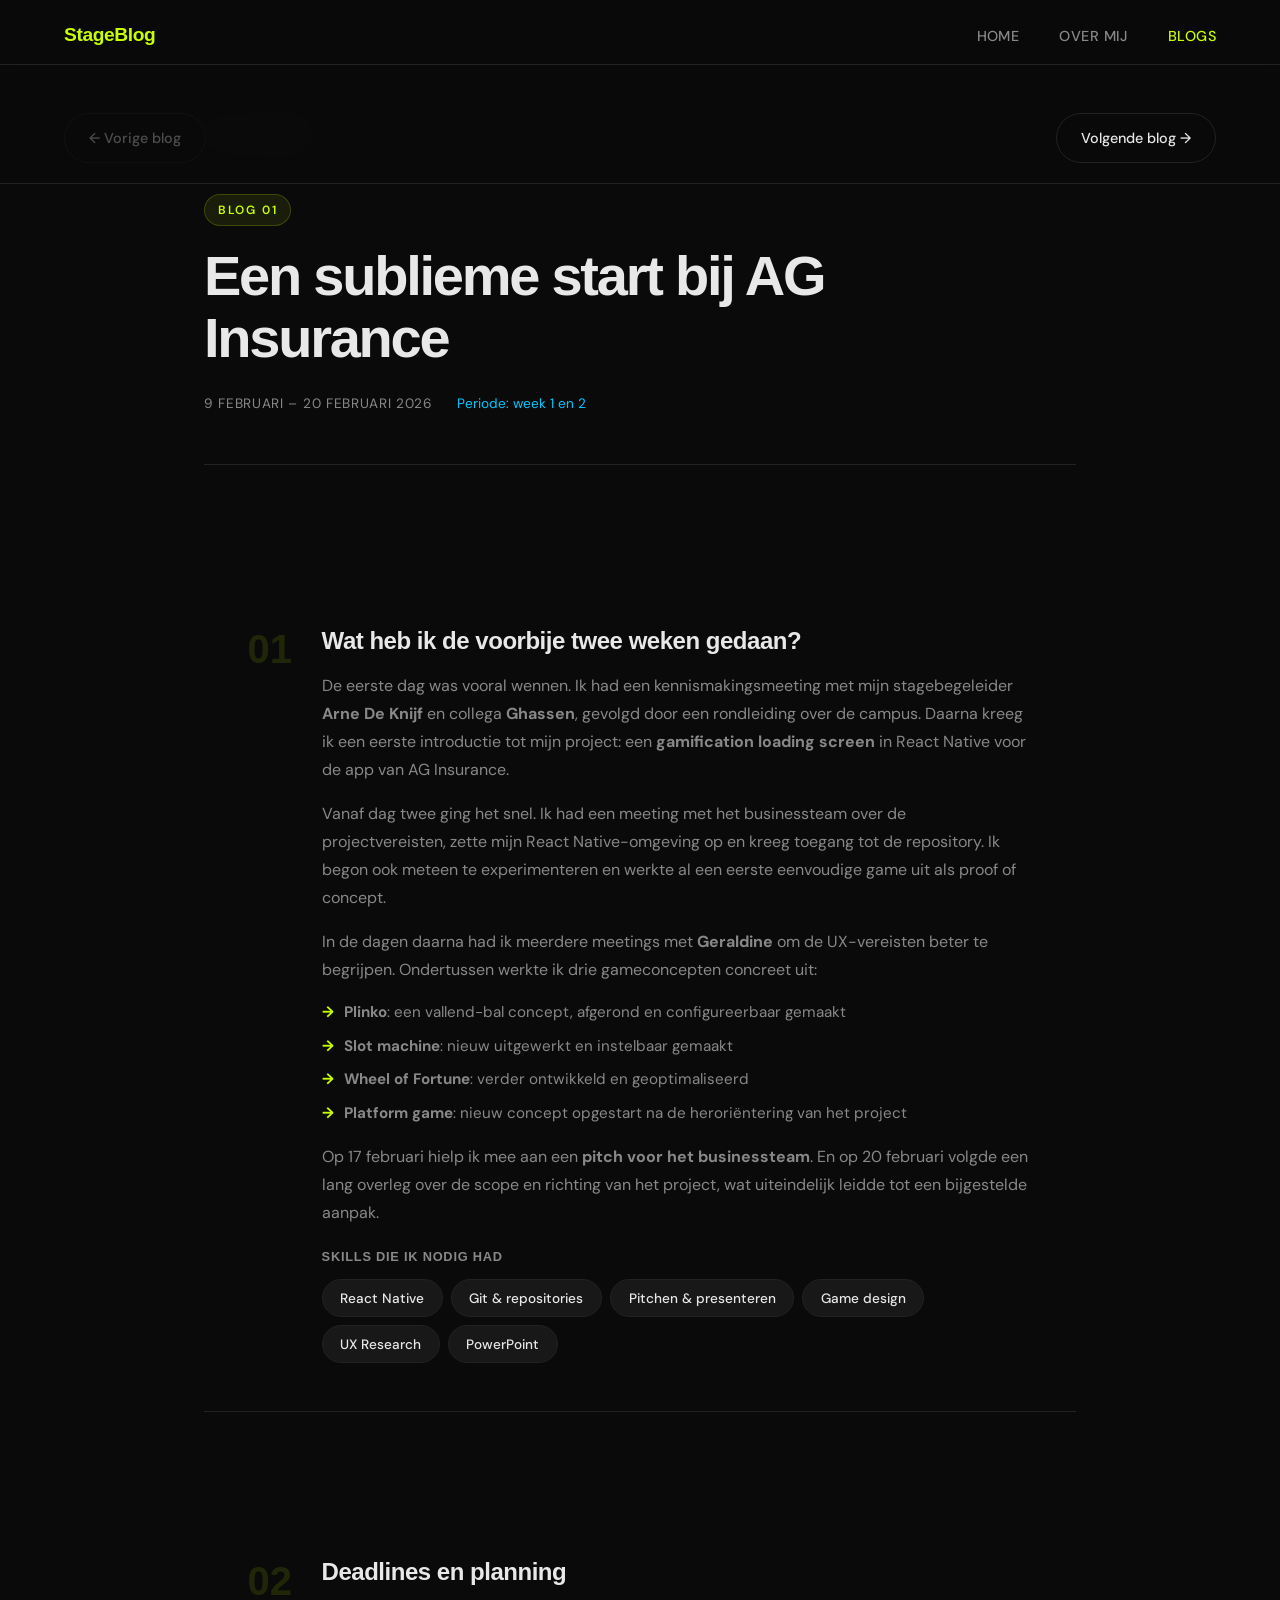
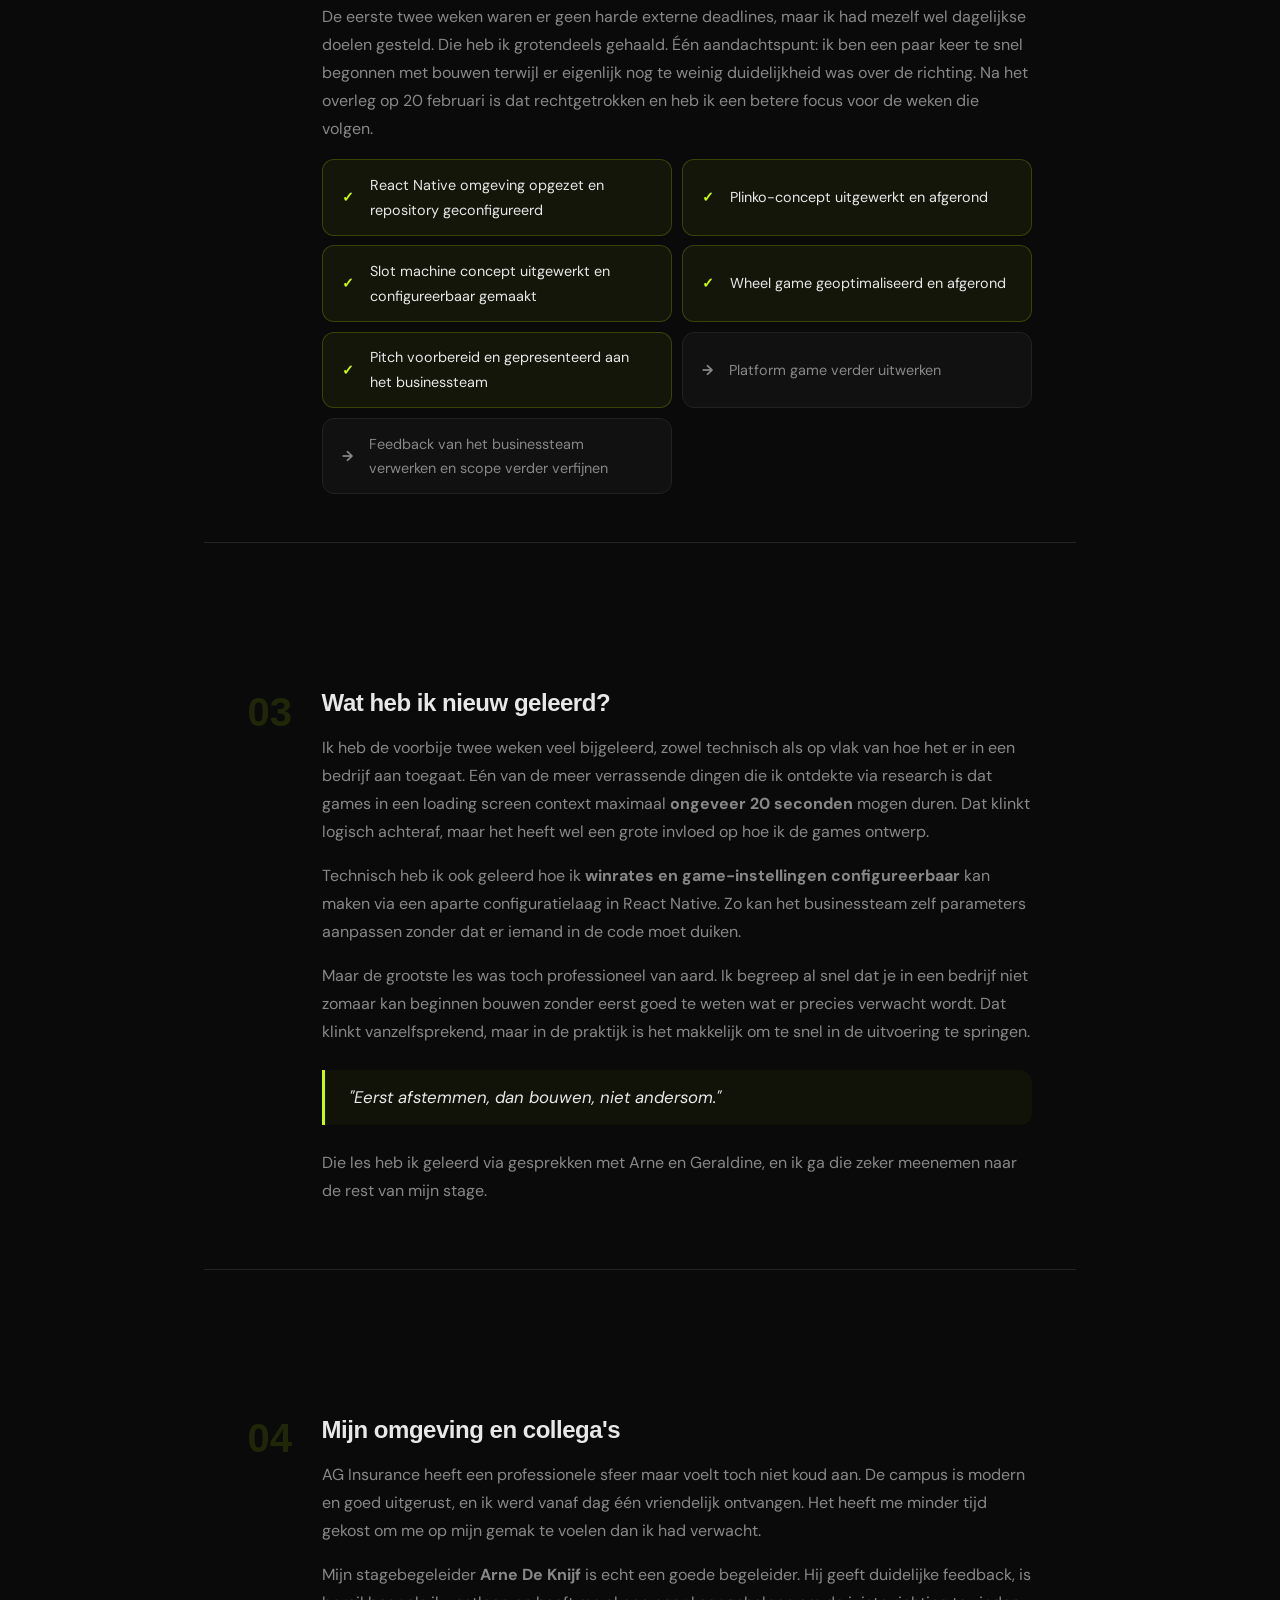
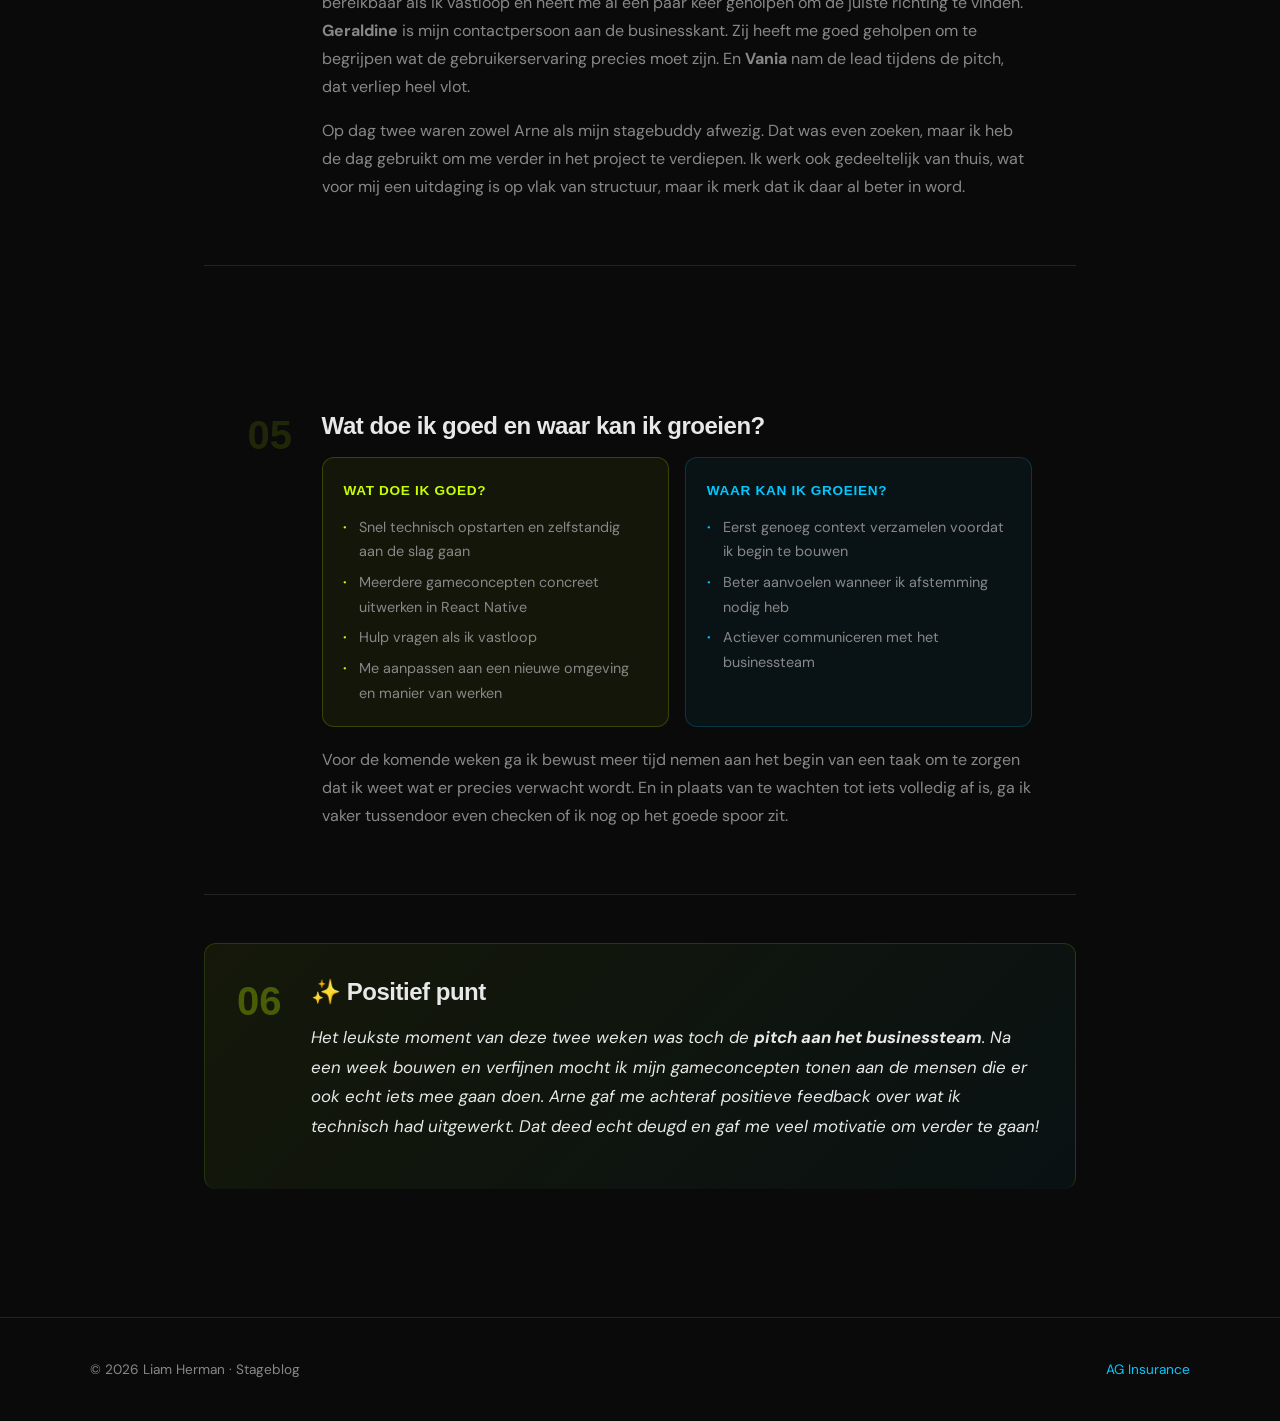
<file: blogs/blog1.html>
<!DOCTYPE html>
<html lang="nl">
<head>
  <meta charset="UTF-8" />
  <meta name="viewport" content="width=device-width, initial-scale=1.0"/>
  <title>Blog 1 – Liam Herman</title>
  <link rel="preconnect" href="https://fonts.googleapis.com">
  <link href="https://fonts.googleapis.com/css2?family=Syne:wght@400;600;700;800&family=DM+Sans:ital,wght@0,300;0,400;0,500;1,300&display=swap" rel="stylesheet">
  <link rel="stylesheet" href="../style.css">
  <link rel="stylesheet" href="../blog_post.css">
</head>
<body>

  <!-- NAV -->
  <nav>
    <a href="../index.html" class="nav-logo">StageBlog</a>
    <ul class="nav-links">
      <li><a href="../index.html">Home</a></li>
      <li><a href="../index.html#over-mij">Over mij</a></li>
      <li><a href="../index.html#blogs" class="active">Blogs</a></li>
    </ul>
    <button class="hamburger" id="hamburger" aria-label="Menu">
      <span></span><span></span><span></span>
    </button>
  </nav>

  <main class="post-wrapper">

    <a href="../index.html#blogs" class="back-link">← Alle blogs</a>

    <header class="post-header">
      <span class="blog-number">Blog 01</span>
      <h1 class="post-title">Een sublieme start bij AG Insurance</h1>
      <div class="post-meta">
        <span class="blog-date">9 februari – 20 februari 2026</span>
        <span class="post-period">Periode: week 1 en 2</span>
      </div>
    </header>

    <article class="post-content">

      <!-- 1. WAT HEB JE GEDAAN -->
      <section class="post-section">
        <div class="section-number">01</div>
        <div class="section-body">
          <h2>Wat heb ik de voorbije twee weken gedaan?</h2>
          <p>
            De eerste dag was vooral wennen. Ik had een kennismakingsmeeting met mijn stagebegeleider <strong>Arne De Knijf</strong> en collega <strong>Ghassen</strong>, gevolgd door een rondleiding over de campus. Daarna kreeg ik een eerste introductie tot mijn project: een <strong>gamification loading screen</strong> in React Native voor de app van AG Insurance.
          </p>
          <p>
            Vanaf dag twee ging het snel. Ik had een meeting met het businessteam over de projectvereisten, zette mijn React Native-omgeving op en kreeg toegang tot de repository. Ik begon ook meteen te experimenteren en werkte al een eerste eenvoudige game uit als proof of concept.
          </p>
          <p>
            In de dagen daarna had ik meerdere meetings met <strong>Geraldine</strong> om de UX-vereisten beter te begrijpen. Ondertussen werkte ik drie gameconcepten concreet uit:
          </p>
          <ul class="content-list">
            <li><strong>Plinko</strong>: een vallend-bal concept, afgerond en configureerbaar gemaakt</li>
            <li><strong>Slot machine</strong>: nieuw uitgewerkt en instelbaar gemaakt</li>
            <li><strong>Wheel of Fortune</strong>: verder ontwikkeld en geoptimaliseerd</li>
            <li><strong>Platform game</strong>: nieuw concept opgestart na de heroriëntering van het project</li>
          </ul>
          <p>
            Op 17 februari hielp ik mee aan een <strong>pitch voor het businessteam</strong>. En op 20 februari volgde een lang overleg over de scope en richting van het project, wat uiteindelijk leidde tot een bijgestelde aanpak.
          </p>

          <h3>Skills die ik nodig had</h3>
          <div class="skill-tags">
            <span class="skill-tag">React Native</span>
            <span class="skill-tag">Git & repositories</span>
            <span class="skill-tag">Pitchen & presenteren</span>
            <span class="skill-tag">Game design</span>
            <span class="skill-tag">UX Research</span>
            <span class="skill-tag">PowerPoint</span>
          </div>
        </div>
      </section>

      <!-- 2. DEADLINES -->
      <section class="post-section">
        <div class="section-number">02</div>
        <div class="section-body">
          <h2>Deadlines en planning</h2>
          <p>
            De eerste twee weken waren er geen harde externe deadlines, maar ik had mezelf wel dagelijkse doelen gesteld. Die heb ik grotendeels gehaald. Één aandachtspunt: ik ben een paar keer te snel begonnen met bouwen terwijl er eigenlijk nog te weinig duidelijkheid was over de richting. Na het overleg op 20 februari is dat rechtgetrokken en heb ik een betere focus voor de weken die volgen.
          </p>
          <div class="planning-block">
            <div class="planning-item done">
              <span class="planning-icon">✓</span>
              <span>React Native omgeving opgezet en repository geconfigureerd</span>
            </div>
            <div class="planning-item done">
              <span class="planning-icon">✓</span>
              <span>Plinko-concept uitgewerkt en afgerond</span>
            </div>
            <div class="planning-item done">
              <span class="planning-icon">✓</span>
              <span>Slot machine concept uitgewerkt en configureerbaar gemaakt</span>
            </div>
            <div class="planning-item done">
              <span class="planning-icon">✓</span>
              <span>Wheel game geoptimaliseerd en afgerond</span>
            </div>
            <div class="planning-item done">
              <span class="planning-icon">✓</span>
              <span>Pitch voorbereid en gepresenteerd aan het businessteam</span>
            </div>
            <div class="planning-item upcoming">
              <span class="planning-icon">→</span>
              <span>Platform game verder uitwerken</span>
            </div>
            <div class="planning-item upcoming">
              <span class="planning-icon">→</span>
              <span>Feedback van het businessteam verwerken en scope verder verfijnen</span>
            </div>
          </div>
        </div>
      </section>

      <!-- 3. NIEUW GELEERD -->
      <section class="post-section">
        <div class="section-number">03</div>
        <div class="section-body">
          <h2>Wat heb ik nieuw geleerd?</h2>
          <p>
            Ik heb de voorbije twee weken veel bijgeleerd, zowel technisch als op vlak van hoe het er in een bedrijf aan toegaat. Eén van de meer verrassende dingen die ik ontdekte via research is dat games in een loading screen context maximaal <strong>ongeveer 20 seconden</strong> mogen duren. Dat klinkt logisch achteraf, maar het heeft wel een grote invloed op hoe ik de games ontwerp.
          </p>
          <p>
            Technisch heb ik ook geleerd hoe ik <strong>winrates en game-instellingen configureerbaar</strong> kan maken via een aparte configuratielaag in React Native. Zo kan het businessteam zelf parameters aanpassen zonder dat er iemand in de code moet duiken.
          </p>
          <p>
            Maar de grootste les was toch professioneel van aard. Ik begreep al snel dat je in een bedrijf niet zomaar kan beginnen bouwen zonder eerst goed te weten wat er precies verwacht wordt. Dat klinkt vanzelfsprekend, maar in de praktijk is het makkelijk om te snel in de uitvoering te springen.
          </p>
          <blockquote class="post-quote">
            "Eerst afstemmen, dan bouwen, niet andersom."
          </blockquote>
          <p>
            Die les heb ik geleerd via gesprekken met Arne en Geraldine, en ik ga die zeker meenemen naar de rest van mijn stage.
          </p>
        </div>
      </section>

      <!-- 4. OMGEVING & COLLEGA'S -->
      <section class="post-section">
        <div class="section-number">04</div>
        <div class="section-body">
          <h2>Mijn omgeving en collega's</h2>
          <p>
            AG Insurance heeft een professionele sfeer maar voelt toch niet koud aan. De campus is modern en goed uitgerust, en ik werd vanaf dag één vriendelijk ontvangen. Het heeft me minder tijd gekost om me op mijn gemak te voelen dan ik had verwacht.
          </p>
          <p>
            Mijn stagebegeleider <strong>Arne De Knijf</strong> is echt een goede begeleider. Hij geeft duidelijke feedback, is bereikbaar als ik vastloop en heeft me al een paar keer geholpen om de juiste richting te vinden. <strong>Geraldine</strong> is mijn contactpersoon aan de businesskant. Zij heeft me goed geholpen om te begrijpen wat de gebruikerservaring precies moet zijn. En <strong>Vania</strong> nam de lead tijdens de pitch, dat verliep heel vlot.
          </p>
          <p>
            Op dag twee waren zowel Arne als mijn stagebuddy afwezig. Dat was even zoeken, maar ik heb de dag gebruikt om me verder in het project te verdiepen. Ik werk ook gedeeltelijk van thuis, wat voor mij een uitdaging is op vlak van structuur, maar ik merk dat ik daar al beter in word.
          </p>
        </div>
      </section>

      <!-- 5. GROEI & REFLECTIE -->
      <section class="post-section">
        <div class="section-number">05</div>
        <div class="section-body">
          <h2>Wat doe ik goed en waar kan ik groeien?</h2>
          <div class="strengths-grid">
            <div class="strength-card good">
              <h4>Wat doe ik goed?</h4>
              <ul>
                <li>Snel technisch opstarten en zelfstandig aan de slag gaan</li>
                <li>Meerdere gameconcepten concreet uitwerken in React Native</li>
                <li>Hulp vragen als ik vastloop</li>
                <li>Me aanpassen aan een nieuwe omgeving en manier van werken</li>
              </ul>
            </div>
            <div class="strength-card grow">
              <h4>Waar kan ik groeien?</h4>
              <ul>
                <li>Eerst genoeg context verzamelen voordat ik begin te bouwen</li>
                <li>Beter aanvoelen wanneer ik afstemming nodig heb</li>
                <li>Actiever communiceren met het businessteam</li>
              </ul>
            </div>
          </div>
          <p style="margin-top: 1.2rem;">
            Voor de komende weken ga ik bewust meer tijd nemen aan het begin van een taak om te zorgen dat ik weet wat er precies verwacht wordt. En in plaats van te wachten tot iets volledig af is, ga ik vaker tussendoor even checken of ik nog op het goede spoor zit.
          </p>
        </div>
      </section>

      <!-- 6. POSITIEF PUNT -->
      <section class="post-section highlight-section">
        <div class="section-number">06</div>
        <div class="section-body">
          <h2>✨ Positief punt</h2>
          <p class="positive-note">
            Het leukste moment van deze twee weken was toch de <strong>pitch aan het businessteam</strong>. Na een week bouwen en verfijnen mocht ik mijn gameconcepten tonen aan de mensen die er ook echt iets mee gaan doen. Arne gaf me achteraf positieve feedback over wat ik technisch had uitgewerkt. Dat deed echt deugd en gaf me veel motivatie om verder te gaan!
          </p>
        </div>
      </section>

    </article>

    <nav class="post-nav">
      <a href="#" class="post-nav-btn disabled">← Vorige blog</a>
      <a href="blog2.html" class="post-nav-btn">Volgende blog →</a>
    </nav>

  </main>

  <footer>
    <div class="footer-inner">
      <p>© <span id="year"></span> Liam Herman · Stageblog</p>
      <p><a href="https://www.aginsurance.be" target="_blank">AG Insurance</a></p>
    </div>
  </footer>

  <script src="../script.js"></script>
</body>
</html>
</file>
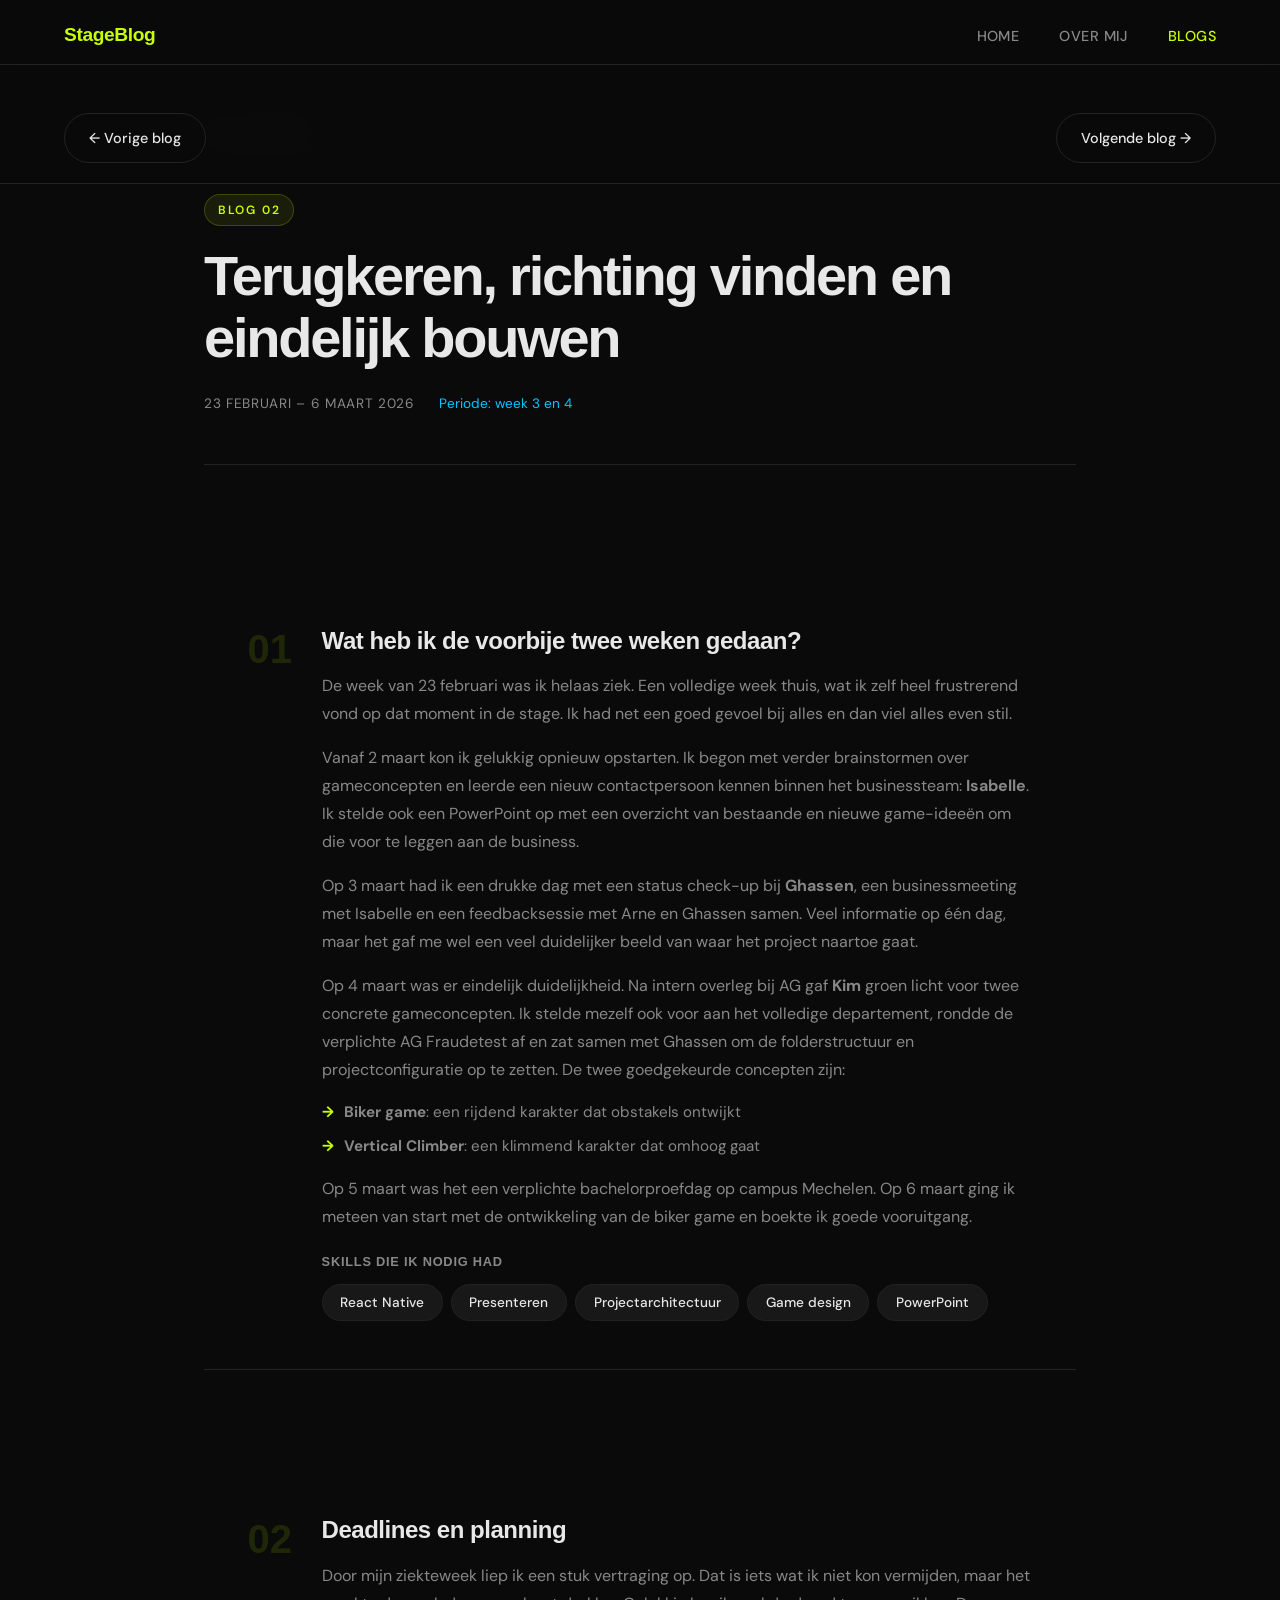
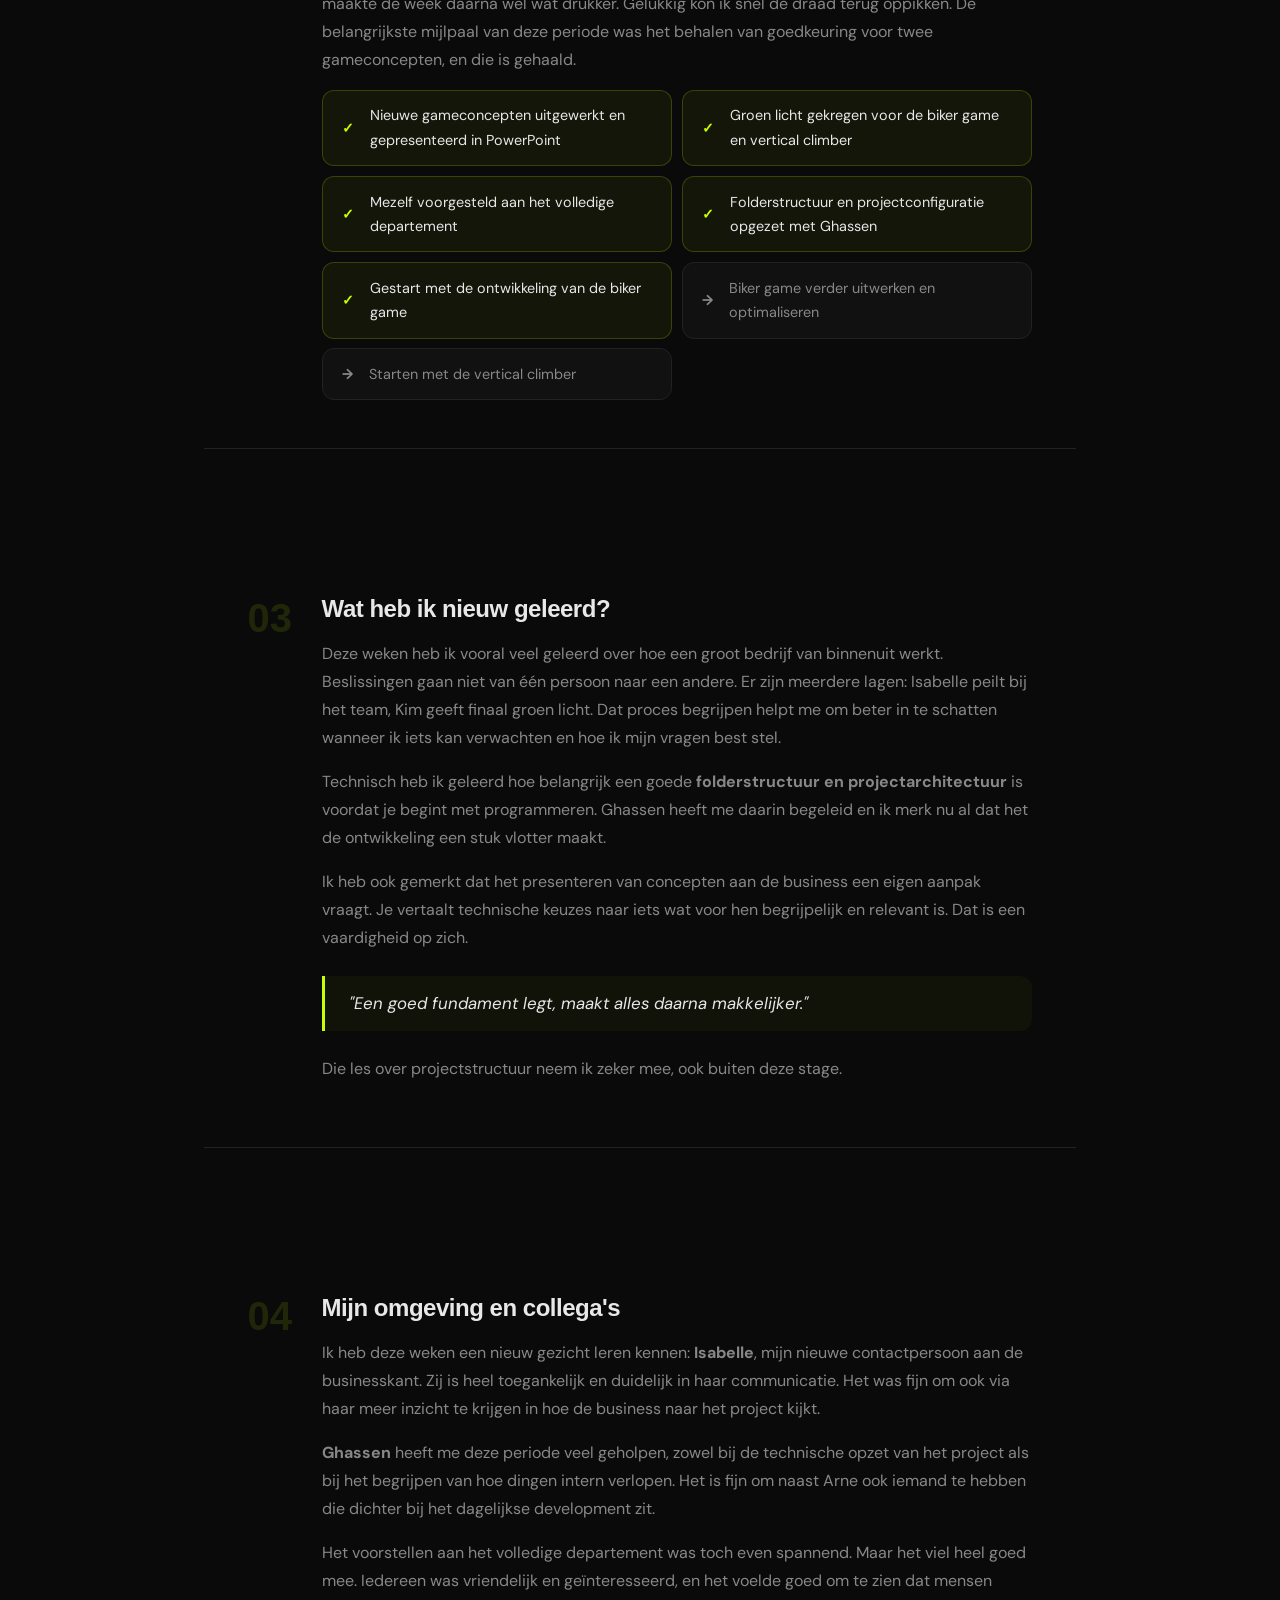
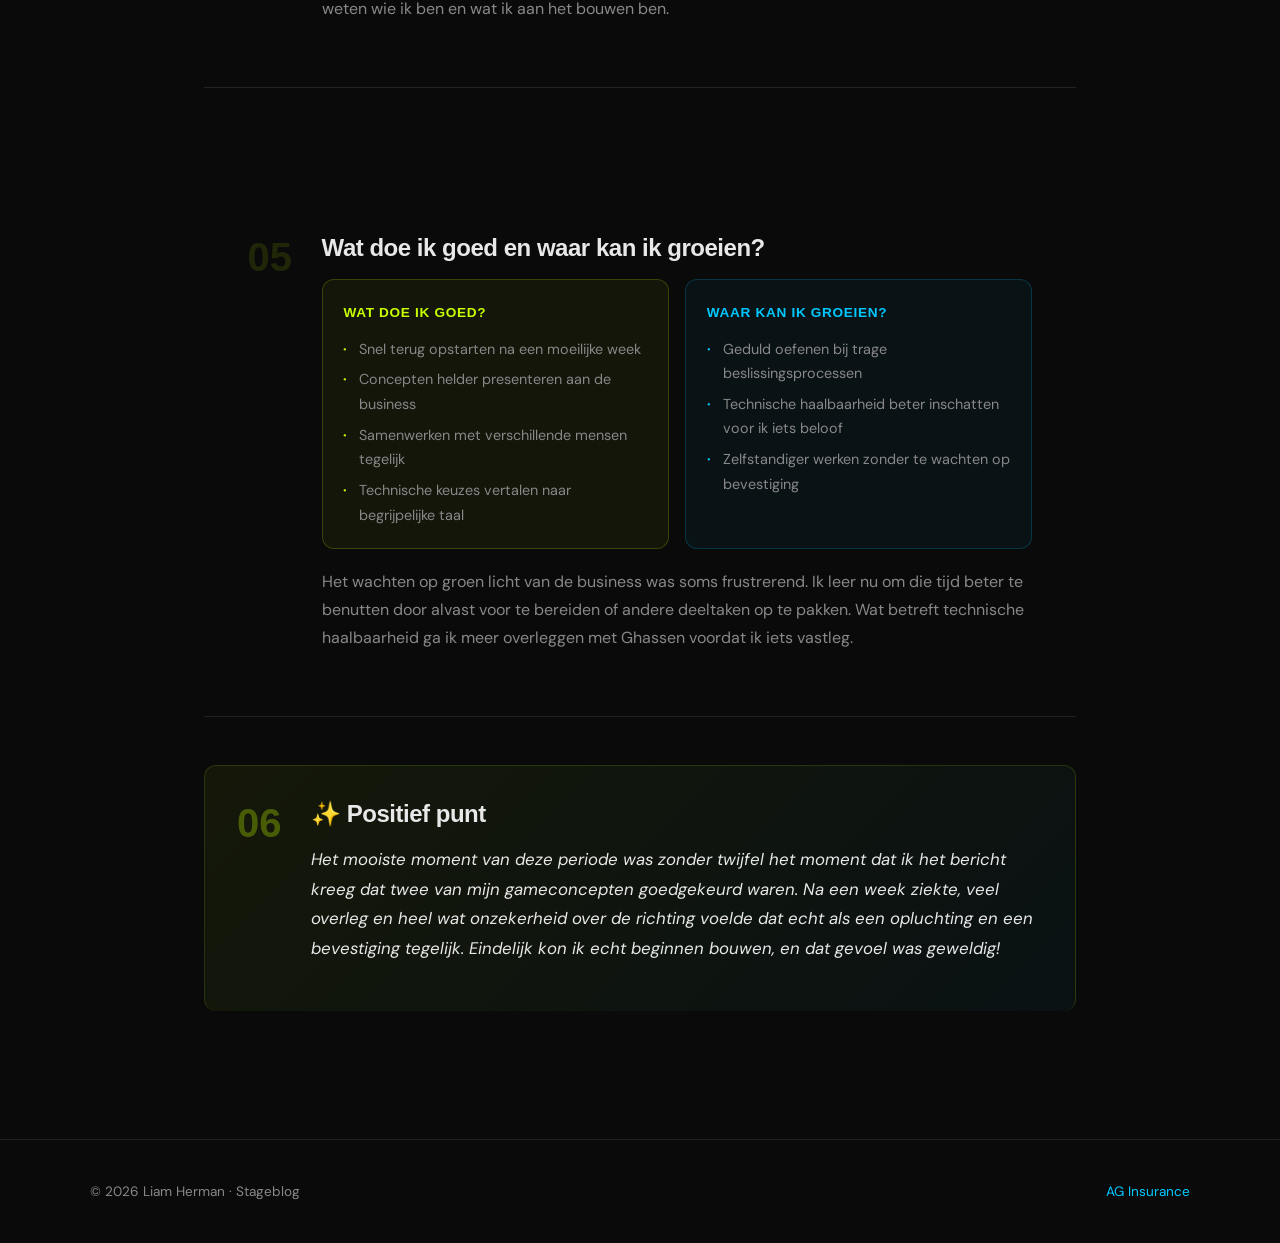
<file: blogs/blog2.html>
<!DOCTYPE html>
<html lang="nl">
<head>
  <meta charset="UTF-8" />
  <meta name="viewport" content="width=device-width, initial-scale=1.0"/>
  <title>Blog 2 – Liam Herman</title>
  <link rel="preconnect" href="https://fonts.googleapis.com">
  <link href="https://fonts.googleapis.com/css2?family=Syne:wght@400;600;700;800&family=DM+Sans:ital,wght@0,300;0,400;0,500;1,300&display=swap" rel="stylesheet">
  <link rel="stylesheet" href="../style.css">
  <link rel="stylesheet" href="../blog_post.css">
</head>
<body>

  <!-- NAV -->
  <nav>
    <a href="../index.html" class="nav-logo">StageBlog</a>
    <ul class="nav-links">
      <li><a href="../index.html">Home</a></li>
      <li><a href="../index.html#over-mij">Over mij</a></li>
      <li><a href="../index.html#blogs" class="active">Blogs</a></li>
    </ul>
    <button class="hamburger" id="hamburger" aria-label="Menu">
      <span></span><span></span><span></span>
    </button>
  </nav>

  <main class="post-wrapper">

    <a href="../index.html#blogs" class="back-link">← Alle blogs</a>

    <header class="post-header">
      <span class="blog-number">Blog 02</span>
      <h1 class="post-title">Terugkeren, richting vinden en eindelijk bouwen</h1>
      <div class="post-meta">
        <span class="blog-date">23 februari – 6 maart 2026</span>
        <span class="post-period">Periode: week 3 en 4</span>
      </div>
    </header>

    <article class="post-content">

      <!-- 1. WAT HEB JE GEDAAN -->
      <section class="post-section">
        <div class="section-number">01</div>
        <div class="section-body">
          <h2>Wat heb ik de voorbije twee weken gedaan?</h2>
          <p>
            De week van 23 februari was ik helaas ziek. Een volledige week thuis, wat ik zelf heel frustrerend vond op dat moment in de stage. Ik had net een goed gevoel bij alles en dan viel alles even stil.
          </p>
          <p>
            Vanaf 2 maart kon ik gelukkig opnieuw opstarten. Ik begon met verder brainstormen over gameconcepten en leerde een nieuw contactpersoon kennen binnen het businessteam: <strong>Isabelle</strong>. Ik stelde ook een PowerPoint op met een overzicht van bestaande en nieuwe game-ideeën om die voor te leggen aan de business.
          </p>
          <p>
            Op 3 maart had ik een drukke dag met een status check-up bij <strong>Ghassen</strong>, een businessmeeting met Isabelle en een feedbacksessie met Arne en Ghassen samen. Veel informatie op één dag, maar het gaf me wel een veel duidelijker beeld van waar het project naartoe gaat.
          </p>
          <p>
            Op 4 maart was er eindelijk duidelijkheid. Na intern overleg bij AG gaf <strong>Kim</strong> groen licht voor twee concrete gameconcepten. Ik stelde mezelf ook voor aan het volledige departement, rondde de verplichte AG Fraudetest af en zat samen met Ghassen om de folderstructuur en projectconfiguratie op te zetten. De twee goedgekeurde concepten zijn:
          </p>
          <ul class="content-list">
            <li><strong>Biker game</strong>: een rijdend karakter dat obstakels ontwijkt</li>
            <li><strong>Vertical Climber</strong>: een klimmend karakter dat omhoog gaat</li>
          </ul>
          <p>
            Op 5 maart was het een verplichte bachelorproefdag op campus Mechelen. Op 6 maart ging ik meteen van start met de ontwikkeling van de biker game en boekte ik goede vooruitgang.
          </p>

          <h3>Skills die ik nodig had</h3>
          <div class="skill-tags">
            <span class="skill-tag">React Native</span>
            <span class="skill-tag">Presenteren</span>
            <span class="skill-tag">Projectarchitectuur</span>
            <span class="skill-tag">Game design</span>
            <span class="skill-tag">PowerPoint</span>
          </div>
        </div>
      </section>

      <!-- 2. DEADLINES -->
      <section class="post-section">
        <div class="section-number">02</div>
        <div class="section-body">
          <h2>Deadlines en planning</h2>
          <p>
            Door mijn ziekteweek liep ik een stuk vertraging op. Dat is iets wat ik niet kon vermijden, maar het maakte de week daarna wel wat drukker. Gelukkig kon ik snel de draad terug oppikken. De belangrijkste mijlpaal van deze periode was het behalen van goedkeuring voor twee gameconcepten, en die is gehaald.
          </p>
          <div class="planning-block">
            <div class="planning-item done">
              <span class="planning-icon">✓</span>
              <span>Nieuwe gameconcepten uitgewerkt en gepresenteerd in PowerPoint</span>
            </div>
            <div class="planning-item done">
              <span class="planning-icon">✓</span>
              <span>Groen licht gekregen voor de biker game en vertical climber</span>
            </div>
            <div class="planning-item done">
              <span class="planning-icon">✓</span>
              <span>Mezelf voorgesteld aan het volledige departement</span>
            </div>
            <div class="planning-item done">
              <span class="planning-icon">✓</span>
              <span>Folderstructuur en projectconfiguratie opgezet met Ghassen</span>
            </div>
            <div class="planning-item done">
              <span class="planning-icon">✓</span>
              <span>Gestart met de ontwikkeling van de biker game</span>
            </div>
            <div class="planning-item upcoming">
              <span class="planning-icon">→</span>
              <span>Biker game verder uitwerken en optimaliseren</span>
            </div>
            <div class="planning-item upcoming">
              <span class="planning-icon">→</span>
              <span>Starten met de vertical climber</span>
            </div>
          </div>
        </div>
      </section>

      <!-- 3. NIEUW GELEERD -->
      <section class="post-section">
        <div class="section-number">03</div>
        <div class="section-body">
          <h2>Wat heb ik nieuw geleerd?</h2>
          <p>
            Deze weken heb ik vooral veel geleerd over hoe een groot bedrijf van binnenuit werkt. Beslissingen gaan niet van één persoon naar een andere. Er zijn meerdere lagen: Isabelle peilt bij het team, Kim geeft finaal groen licht. Dat proces begrijpen helpt me om beter in te schatten wanneer ik iets kan verwachten en hoe ik mijn vragen best stel.
          </p>
          <p>
            Technisch heb ik geleerd hoe belangrijk een goede <strong>folderstructuur en projectarchitectuur</strong> is voordat je begint met programmeren. Ghassen heeft me daarin begeleid en ik merk nu al dat het de ontwikkeling een stuk vlotter maakt.
          </p>
          <p>
            Ik heb ook gemerkt dat het presenteren van concepten aan de business een eigen aanpak vraagt. Je vertaalt technische keuzes naar iets wat voor hen begrijpelijk en relevant is. Dat is een vaardigheid op zich.
          </p>
          <blockquote class="post-quote">
            "Een goed fundament legt, maakt alles daarna makkelijker."
          </blockquote>
          <p>
            Die les over projectstructuur neem ik zeker mee, ook buiten deze stage.
          </p>
        </div>
      </section>

      <!-- 4. OMGEVING & COLLEGA'S -->
      <section class="post-section">
        <div class="section-number">04</div>
        <div class="section-body">
          <h2>Mijn omgeving en collega's</h2>
          <p>
            Ik heb deze weken een nieuw gezicht leren kennen: <strong>Isabelle</strong>, mijn nieuwe contactpersoon aan de businesskant. Zij is heel toegankelijk en duidelijk in haar communicatie. Het was fijn om ook via haar meer inzicht te krijgen in hoe de business naar het project kijkt.
          </p>
          <p>
            <strong>Ghassen</strong> heeft me deze periode veel geholpen, zowel bij de technische opzet van het project als bij het begrijpen van hoe dingen intern verlopen. Het is fijn om naast Arne ook iemand te hebben die dichter bij het dagelijkse development zit.
          </p>
          <p>
            Het voorstellen aan het volledige departement was toch even spannend. Maar het viel heel goed mee. Iedereen was vriendelijk en geïnteresseerd, en het voelde goed om te zien dat mensen weten wie ik ben en wat ik aan het bouwen ben.
          </p>
        </div>
      </section>

      <!-- 5. GROEI & REFLECTIE -->
      <section class="post-section">
        <div class="section-number">05</div>
        <div class="section-body">
          <h2>Wat doe ik goed en waar kan ik groeien?</h2>
          <div class="strengths-grid">
            <div class="strength-card good">
              <h4>Wat doe ik goed?</h4>
              <ul>
                <li>Snel terug opstarten na een moeilijke week</li>
                <li>Concepten helder presenteren aan de business</li>
                <li>Samenwerken met verschillende mensen tegelijk</li>
                <li>Technische keuzes vertalen naar begrijpelijke taal</li>
              </ul>
            </div>
            <div class="strength-card grow">
              <h4>Waar kan ik groeien?</h4>
              <ul>
                <li>Geduld oefenen bij trage beslissingsprocessen</li>
                <li>Technische haalbaarheid beter inschatten voor ik iets beloof</li>
                <li>Zelfstandiger werken zonder te wachten op bevestiging</li>
              </ul>
            </div>
          </div>
          <p style="margin-top: 1.2rem;">
            Het wachten op groen licht van de business was soms frustrerend. Ik leer nu om die tijd beter te benutten door alvast voor te bereiden of andere deeltaken op te pakken. Wat betreft technische haalbaarheid ga ik meer overleggen met Ghassen voordat ik iets vastleg.
          </p>
        </div>
      </section>

      <!-- 6. POSITIEF PUNT -->
      <section class="post-section highlight-section">
        <div class="section-number">06</div>
        <div class="section-body">
          <h2>✨ Positief punt</h2>
          <p class="positive-note">
            Het mooiste moment van deze periode was zonder twijfel het moment dat ik het bericht kreeg dat twee van mijn gameconcepten goedgekeurd waren. Na een week ziekte, veel overleg en heel wat onzekerheid over de richting voelde dat echt als een opluchting en een bevestiging tegelijk. Eindelijk kon ik echt beginnen bouwen, en dat gevoel was geweldig!
          </p>
        </div>
      </section>

    </article>

    <nav class="post-nav">
      <a href="blog1.html" class="post-nav-btn">← Vorige blog</a>
      <a href="blog3.html" class="post-nav-btn">Volgende blog →</a>
    </nav>

  </main>

  <footer>
    <div class="footer-inner">
      <p>© <span id="year"></span> Liam Herman · Stageblog</p>
      <p><a href="https://www.aginsurance.be" target="_blank">AG Insurance</a></p>
    </div>
  </footer>

  <script src="../script.js"></script>
</body>
</html>
</file>
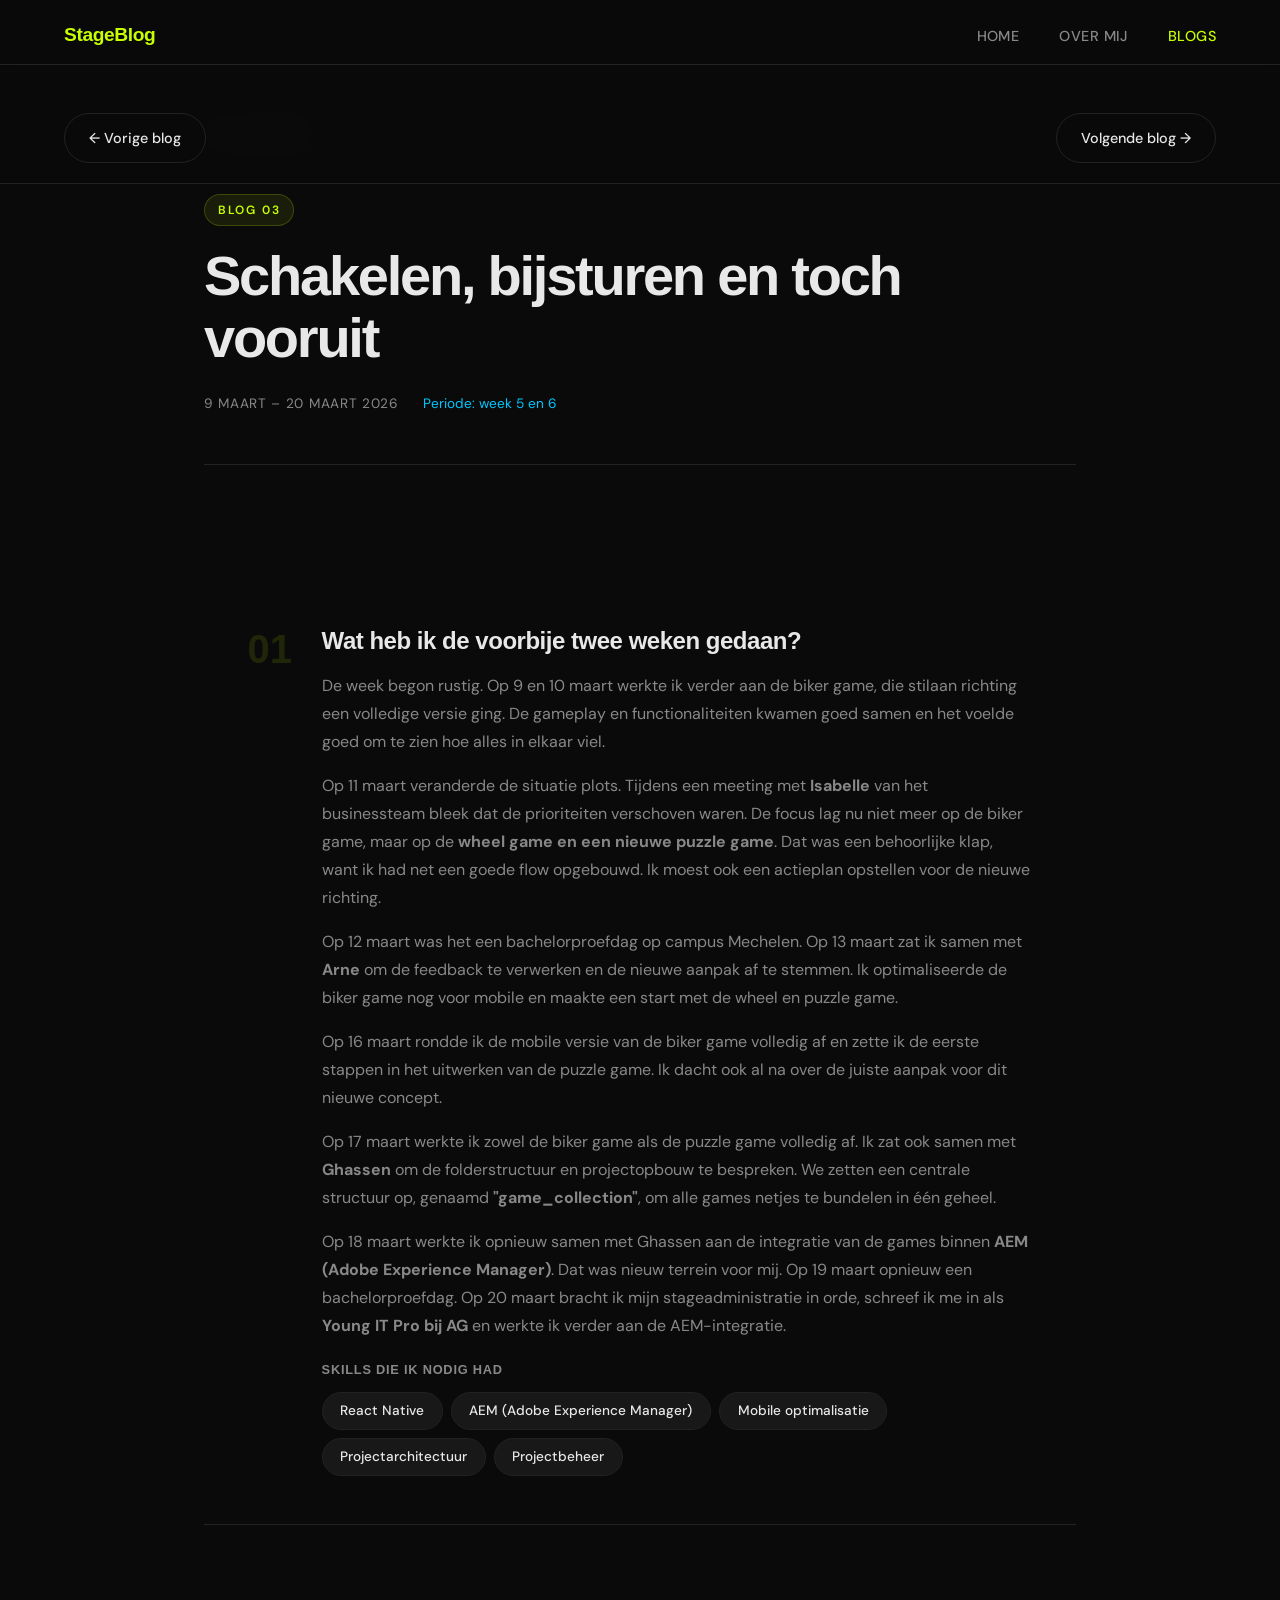
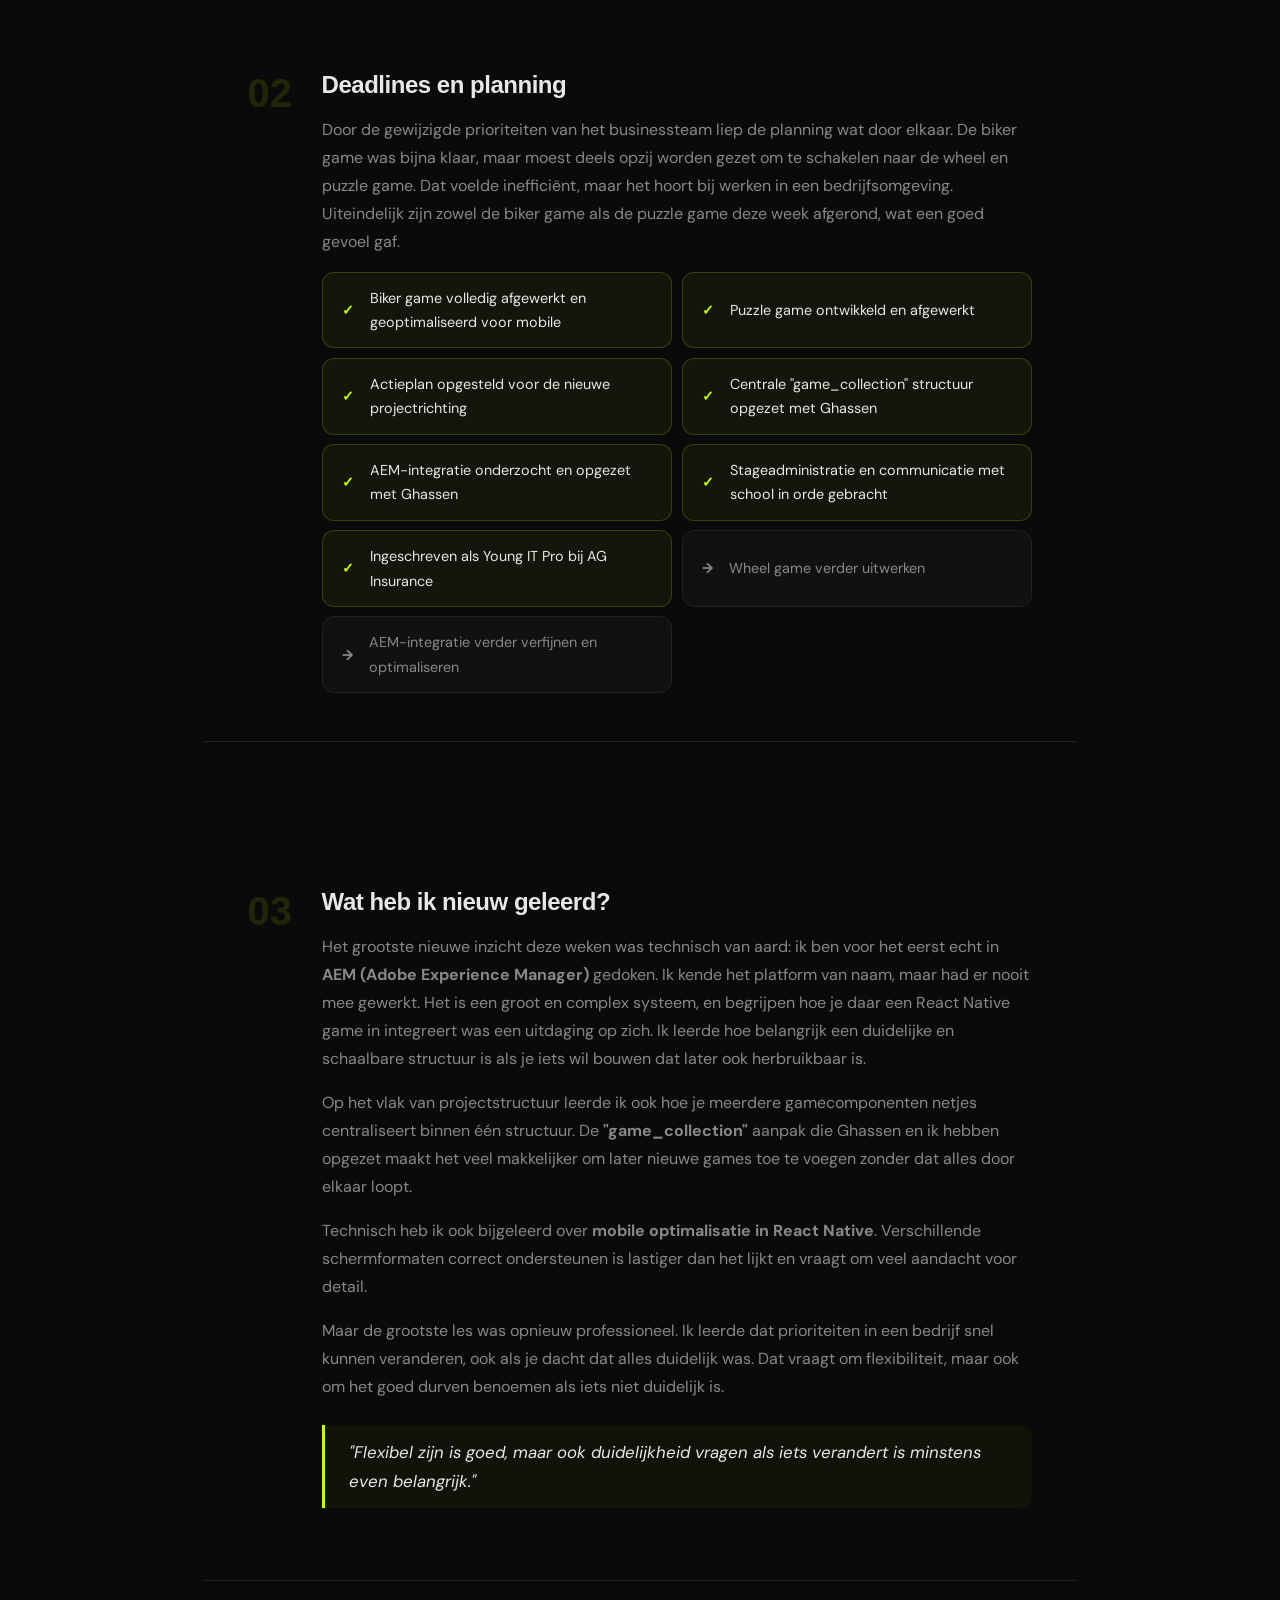
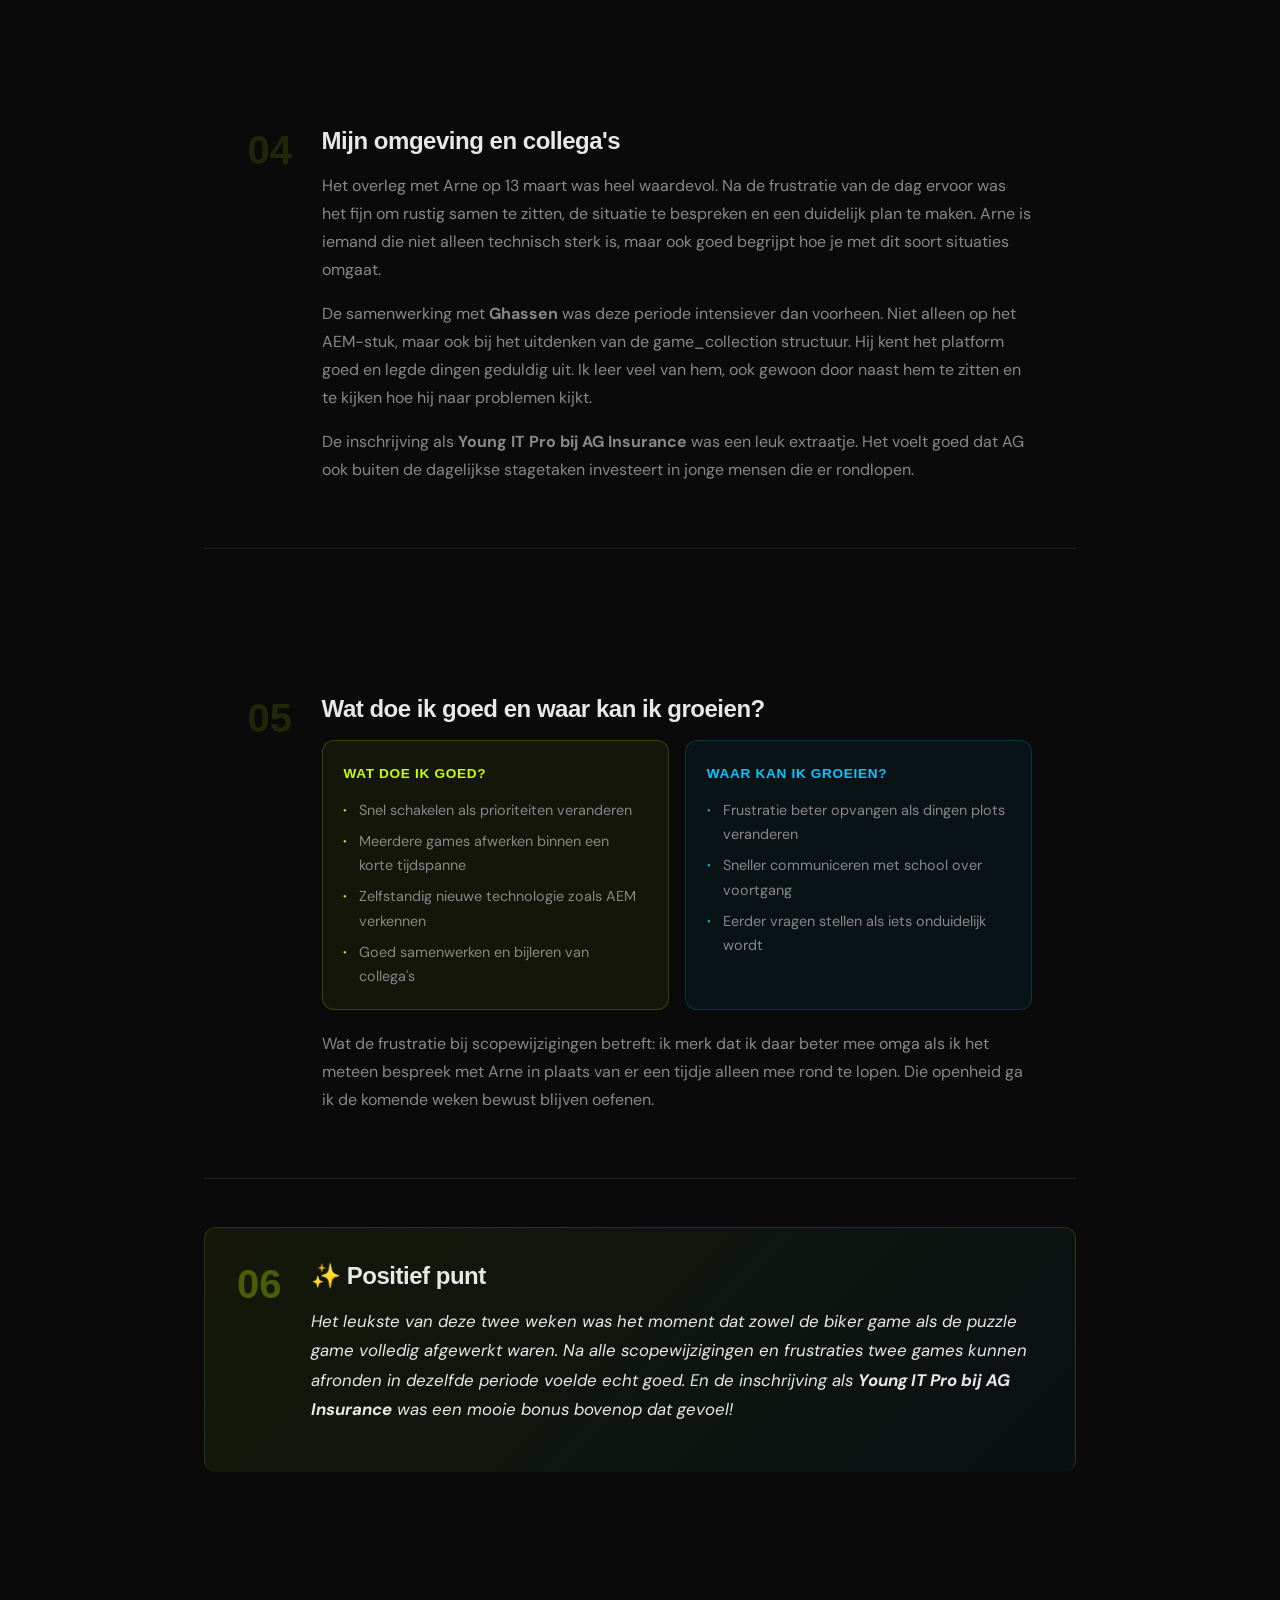
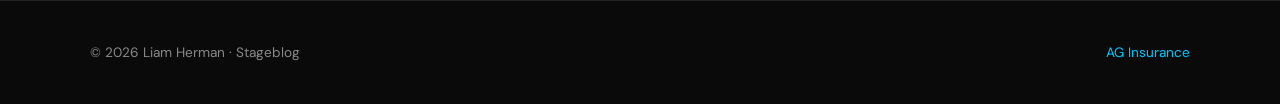
<file: blogs/blog3.html>
<!DOCTYPE html>
<html lang="nl">
<head>
  <meta charset="UTF-8" />
  <meta name="viewport" content="width=device-width, initial-scale=1.0"/>
  <title>Blog 3 – Liam Herman</title>
  <link rel="preconnect" href="https://fonts.googleapis.com">
  <link href="https://fonts.googleapis.com/css2?family=Syne:wght@400;600;700;800&family=DM+Sans:ital,wght@0,300;0,400;0,500;1,300&display=swap" rel="stylesheet">
  <link rel="stylesheet" href="../style.css">
  <link rel="stylesheet" href="../blog_post.css">
</head>
<body>
 
  <!-- NAV -->
  <nav>
    <a href="../index.html" class="nav-logo">StageBlog</a>
    <ul class="nav-links">
      <li><a href="../index.html">Home</a></li>
      <li><a href="../index.html#over-mij">Over mij</a></li>
      <li><a href="../index.html#blogs" class="active">Blogs</a></li>
    </ul>
    <button class="hamburger" id="hamburger" aria-label="Menu">
      <span></span><span></span><span></span>
    </button>
  </nav>
 
  <main class="post-wrapper">
 
    <a href="../index.html#blogs" class="back-link">← Alle blogs</a>
 
    <header class="post-header">
      <span class="blog-number">Blog 03</span>
      <h1 class="post-title">Schakelen, bijsturen en toch vooruit</h1>
      <div class="post-meta">
        <span class="blog-date">9 maart – 20 maart 2026</span>
        <span class="post-period">Periode: week 5 en 6</span>
      </div>
    </header>
 
    <article class="post-content">
 
      <!-- 1. WAT HEB JE GEDAAN -->
      <section class="post-section">
        <div class="section-number">01</div>
        <div class="section-body">
          <h2>Wat heb ik de voorbije twee weken gedaan?</h2>
          <p>
            De week begon rustig. Op 9 en 10 maart werkte ik verder aan de biker game, die stilaan richting een volledige versie ging. De gameplay en functionaliteiten kwamen goed samen en het voelde goed om te zien hoe alles in elkaar viel.
          </p>
          <p>
            Op 11 maart veranderde de situatie plots. Tijdens een meeting met <strong>Isabelle</strong> van het businessteam bleek dat de prioriteiten verschoven waren. De focus lag nu niet meer op de biker game, maar op de <strong>wheel game en een nieuwe puzzle game</strong>. Dat was een behoorlijke klap, want ik had net een goede flow opgebouwd. Ik moest ook een actieplan opstellen voor de nieuwe richting.
          </p>
          <p>
            Op 12 maart was het een bachelorproefdag op campus Mechelen. Op 13 maart zat ik samen met <strong>Arne</strong> om de feedback te verwerken en de nieuwe aanpak af te stemmen. Ik optimaliseerde de biker game nog voor mobile en maakte een start met de wheel en puzzle game.
          </p>
          <p>
            Op 16 maart rondde ik de mobile versie van de biker game volledig af en zette ik de eerste stappen in het uitwerken van de puzzle game. Ik dacht ook al na over de juiste aanpak voor dit nieuwe concept.
          </p>
          <p>
            Op 17 maart werkte ik zowel de biker game als de puzzle game volledig af. Ik zat ook samen met <strong>Ghassen</strong> om de folderstructuur en projectopbouw te bespreken. We zetten een centrale structuur op, genaamd <strong>"game_collection"</strong>, om alle games netjes te bundelen in één geheel.
          </p>
          <p>
            Op 18 maart werkte ik opnieuw samen met Ghassen aan de integratie van de games binnen <strong>AEM (Adobe Experience Manager)</strong>. Dat was nieuw terrein voor mij. Op 19 maart opnieuw een bachelorproefdag. Op 20 maart bracht ik mijn stageadministratie in orde, schreef ik me in als <strong>Young IT Pro bij AG</strong> en werkte ik verder aan de AEM-integratie.
          </p>
 
          <h3>Skills die ik nodig had</h3>
          <div class="skill-tags">
            <span class="skill-tag">React Native</span>
            <span class="skill-tag">AEM (Adobe Experience Manager)</span>
            <span class="skill-tag">Mobile optimalisatie</span>
            <span class="skill-tag">Projectarchitectuur</span>
            <span class="skill-tag">Projectbeheer</span>
          </div>
        </div>
      </section>
 
      <!-- 2. DEADLINES -->
      <section class="post-section">
        <div class="section-number">02</div>
        <div class="section-body">
          <h2>Deadlines en planning</h2>
          <p>
            Door de gewijzigde prioriteiten van het businessteam liep de planning wat door elkaar. De biker game was bijna klaar, maar moest deels opzij worden gezet om te schakelen naar de wheel en puzzle game. Dat voelde inefficiënt, maar het hoort bij werken in een bedrijfsomgeving. Uiteindelijk zijn zowel de biker game als de puzzle game deze week afgerond, wat een goed gevoel gaf.
          </p>
          <div class="planning-block">
            <div class="planning-item done">
              <span class="planning-icon">✓</span>
              <span>Biker game volledig afgewerkt en geoptimaliseerd voor mobile</span>
            </div>
            <div class="planning-item done">
              <span class="planning-icon">✓</span>
              <span>Puzzle game ontwikkeld en afgewerkt</span>
            </div>
            <div class="planning-item done">
              <span class="planning-icon">✓</span>
              <span>Actieplan opgesteld voor de nieuwe projectrichting</span>
            </div>
            <div class="planning-item done">
              <span class="planning-icon">✓</span>
              <span>Centrale "game_collection" structuur opgezet met Ghassen</span>
            </div>
            <div class="planning-item done">
              <span class="planning-icon">✓</span>
              <span>AEM-integratie onderzocht en opgezet met Ghassen</span>
            </div>
            <div class="planning-item done">
              <span class="planning-icon">✓</span>
              <span>Stageadministratie en communicatie met school in orde gebracht</span>
            </div>
            <div class="planning-item done">
              <span class="planning-icon">✓</span>
              <span>Ingeschreven als Young IT Pro bij AG Insurance</span>
            </div>
            <div class="planning-item upcoming">
              <span class="planning-icon">→</span>
              <span>Wheel game verder uitwerken</span>
            </div>
            <div class="planning-item upcoming">
              <span class="planning-icon">→</span>
              <span>AEM-integratie verder verfijnen en optimaliseren</span>
            </div>
          </div>
        </div>
      </section>
 
      <!-- 3. NIEUW GELEERD -->
      <section class="post-section">
        <div class="section-number">03</div>
        <div class="section-body">
          <h2>Wat heb ik nieuw geleerd?</h2>
          <p>
            Het grootste nieuwe inzicht deze weken was technisch van aard: ik ben voor het eerst echt in <strong>AEM (Adobe Experience Manager)</strong> gedoken. Ik kende het platform van naam, maar had er nooit mee gewerkt. Het is een groot en complex systeem, en begrijpen hoe je daar een React Native game in integreert was een uitdaging op zich. Ik leerde hoe belangrijk een duidelijke en schaalbare structuur is als je iets wil bouwen dat later ook herbruikbaar is.
          </p>
          <p>
            Op het vlak van projectstructuur leerde ik ook hoe je meerdere gamecomponenten netjes centraliseert binnen één structuur. De <strong>"game_collection"</strong> aanpak die Ghassen en ik hebben opgezet maakt het veel makkelijker om later nieuwe games toe te voegen zonder dat alles door elkaar loopt.
          </p>
          <p>
            Technisch heb ik ook bijgeleerd over <strong>mobile optimalisatie in React Native</strong>. Verschillende schermformaten correct ondersteunen is lastiger dan het lijkt en vraagt om veel aandacht voor detail.
          </p>
          <p>
            Maar de grootste les was opnieuw professioneel. Ik leerde dat prioriteiten in een bedrijf snel kunnen veranderen, ook als je dacht dat alles duidelijk was. Dat vraagt om flexibiliteit, maar ook om het goed durven benoemen als iets niet duidelijk is.
          </p>
          <blockquote class="post-quote">
            "Flexibel zijn is goed, maar ook duidelijkheid vragen als iets verandert is minstens even belangrijk."
          </blockquote>
        </div>
      </section>
 
      <!-- 4. OMGEVING & COLLEGA'S -->
      <section class="post-section">
        <div class="section-number">04</div>
        <div class="section-body">
          <h2>Mijn omgeving en collega's</h2>
          <p>
            Het overleg met Arne op 13 maart was heel waardevol. Na de frustratie van de dag ervoor was het fijn om rustig samen te zitten, de situatie te bespreken en een duidelijk plan te maken. Arne is iemand die niet alleen technisch sterk is, maar ook goed begrijpt hoe je met dit soort situaties omgaat.
          </p>
          <p>
            De samenwerking met <strong>Ghassen</strong> was deze periode intensiever dan voorheen. Niet alleen op het AEM-stuk, maar ook bij het uitdenken van de game_collection structuur. Hij kent het platform goed en legde dingen geduldig uit. Ik leer veel van hem, ook gewoon door naast hem te zitten en te kijken hoe hij naar problemen kijkt.
          </p>
          <p>
            De inschrijving als <strong>Young IT Pro bij AG Insurance</strong> was een leuk extraatje. Het voelt goed dat AG ook buiten de dagelijkse stagetaken investeert in jonge mensen die er rondlopen.
          </p>
        </div>
      </section>
 
      <!-- 5. GROEI & REFLECTIE -->
      <section class="post-section">
        <div class="section-number">05</div>
        <div class="section-body">
          <h2>Wat doe ik goed en waar kan ik groeien?</h2>
          <div class="strengths-grid">
            <div class="strength-card good">
              <h4>Wat doe ik goed?</h4>
              <ul>
                <li>Snel schakelen als prioriteiten veranderen</li>
                <li>Meerdere games afwerken binnen een korte tijdspanne</li>
                <li>Zelfstandig nieuwe technologie zoals AEM verkennen</li>
                <li>Goed samenwerken en bijleren van collega's</li>
              </ul>
            </div>
            <div class="strength-card grow">
              <h4>Waar kan ik groeien?</h4>
              <ul>
                <li>Frustratie beter opvangen als dingen plots veranderen</li>
                <li>Sneller communiceren met school over voortgang</li>
                <li>Eerder vragen stellen als iets onduidelijk wordt</li>
              </ul>
            </div>
          </div>
          <p style="margin-top: 1.2rem;">
            Wat de frustratie bij scopewijzigingen betreft: ik merk dat ik daar beter mee omga als ik het meteen bespreek met Arne in plaats van er een tijdje alleen mee rond te lopen. Die openheid ga ik de komende weken bewust blijven oefenen.
          </p>
        </div>
      </section>
 
      <!-- 6. POSITIEF PUNT -->
      <section class="post-section highlight-section">
        <div class="section-number">06</div>
        <div class="section-body">
          <h2>✨ Positief punt</h2>
          <p class="positive-note">
            Het leukste van deze twee weken was het moment dat zowel de biker game als de puzzle game volledig afgewerkt waren. Na alle scopewijzigingen en frustraties twee games kunnen afronden in dezelfde periode voelde echt goed. En de inschrijving als <strong>Young IT Pro bij AG Insurance</strong> was een mooie bonus bovenop dat gevoel!
          </p>
        </div>
      </section>
 
    </article>
 
    <nav class="post-nav">
      <a href="blog2.html" class="post-nav-btn">← Vorige blog</a>
      <a href="blog4.html" class="post-nav-btn">Volgende blog →</a>
    </nav>
 
  </main>
 
  <footer>
    <div class="footer-inner">
      <p>© <span id="year"></span> Liam Herman · Stageblog</p>
      <p><a href="https://www.aginsurance.be" target="_blank">AG Insurance</a></p>
    </div>
  </footer>
 
  <script src="../script.js"></script>
</body>
</html>
</file>
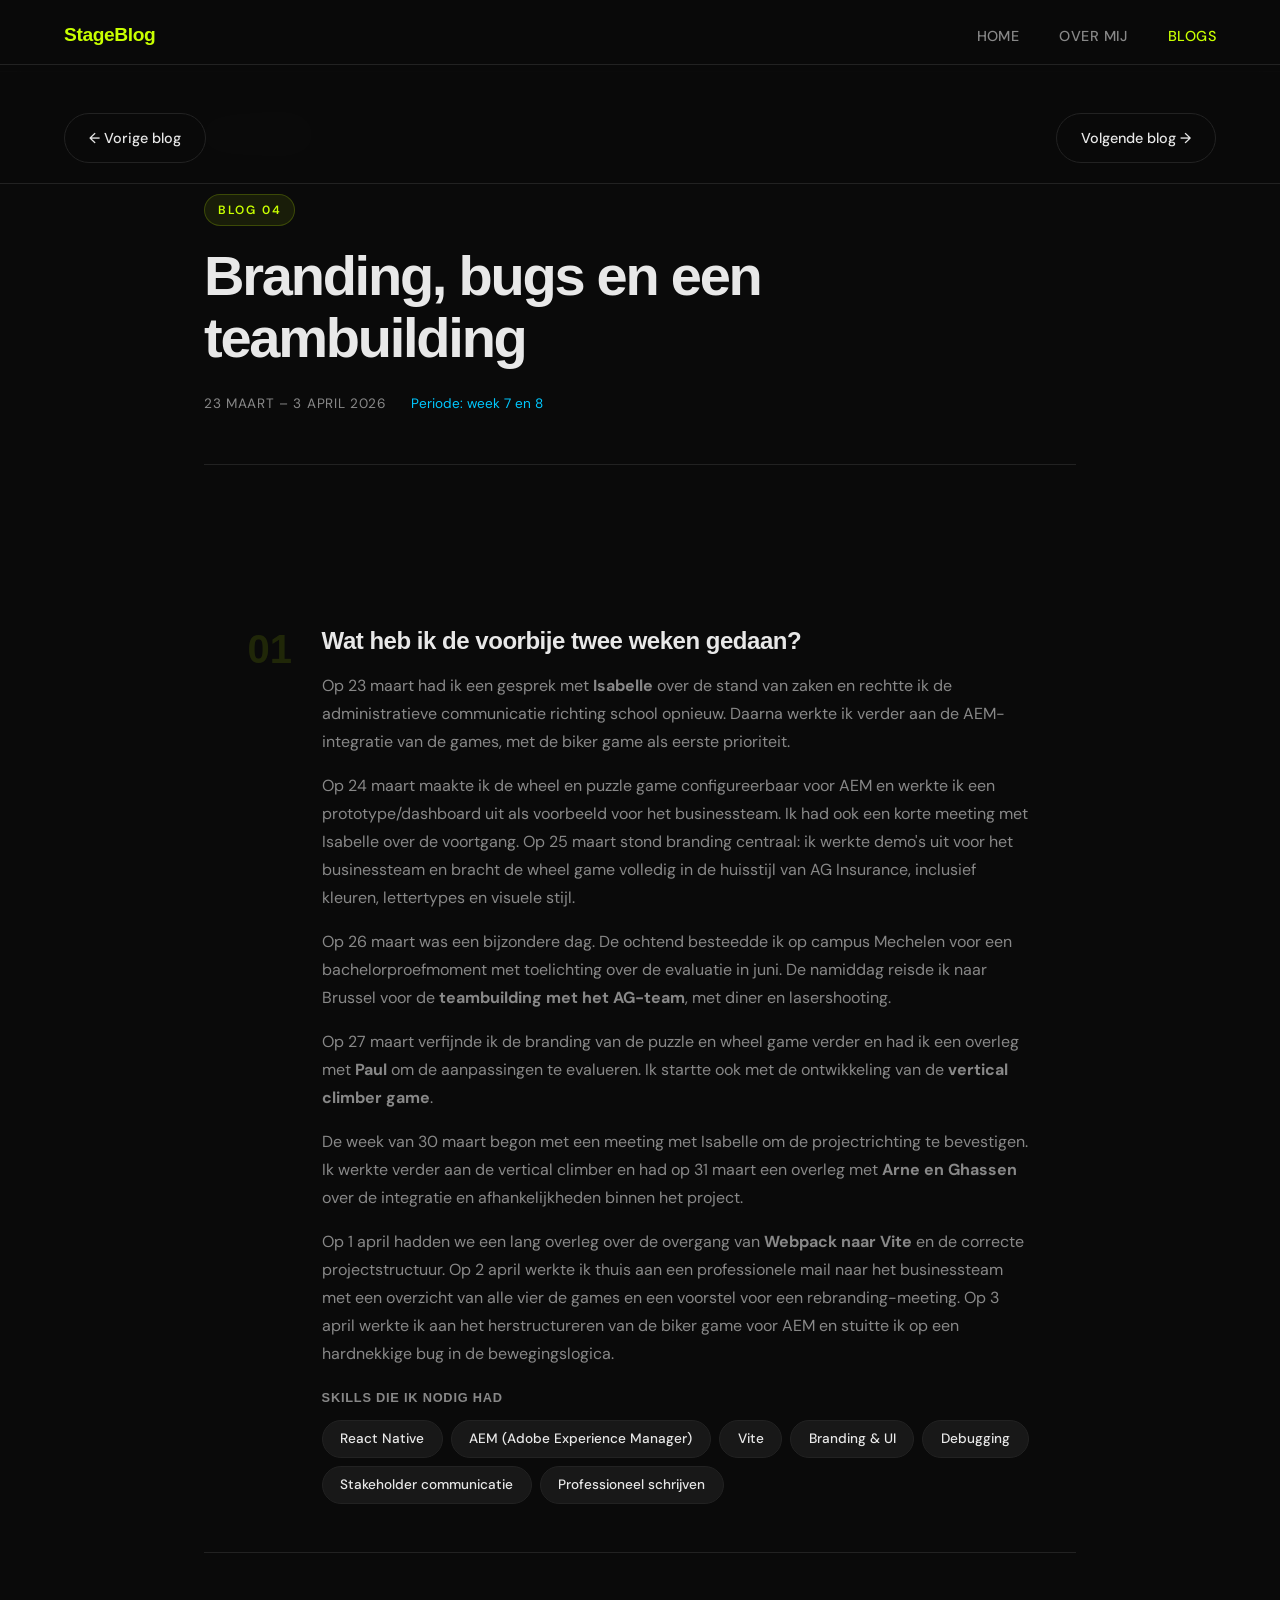
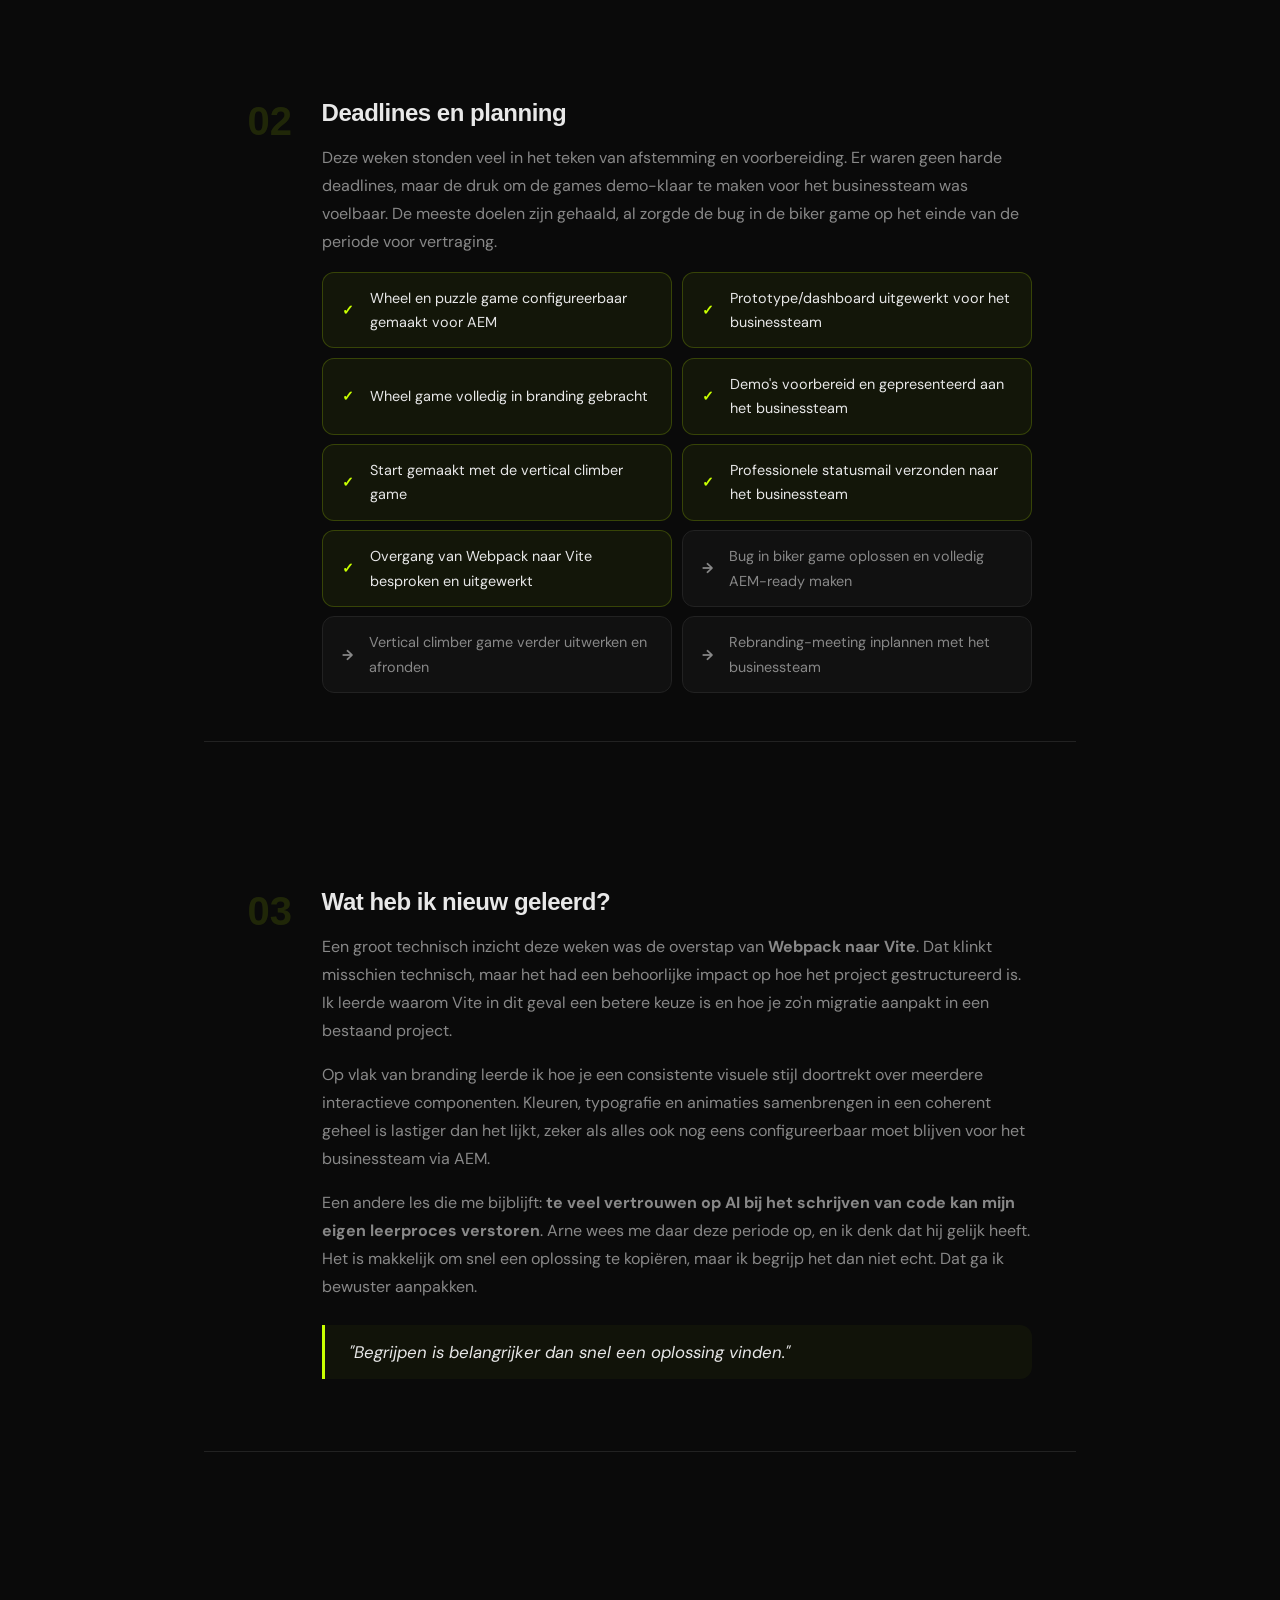
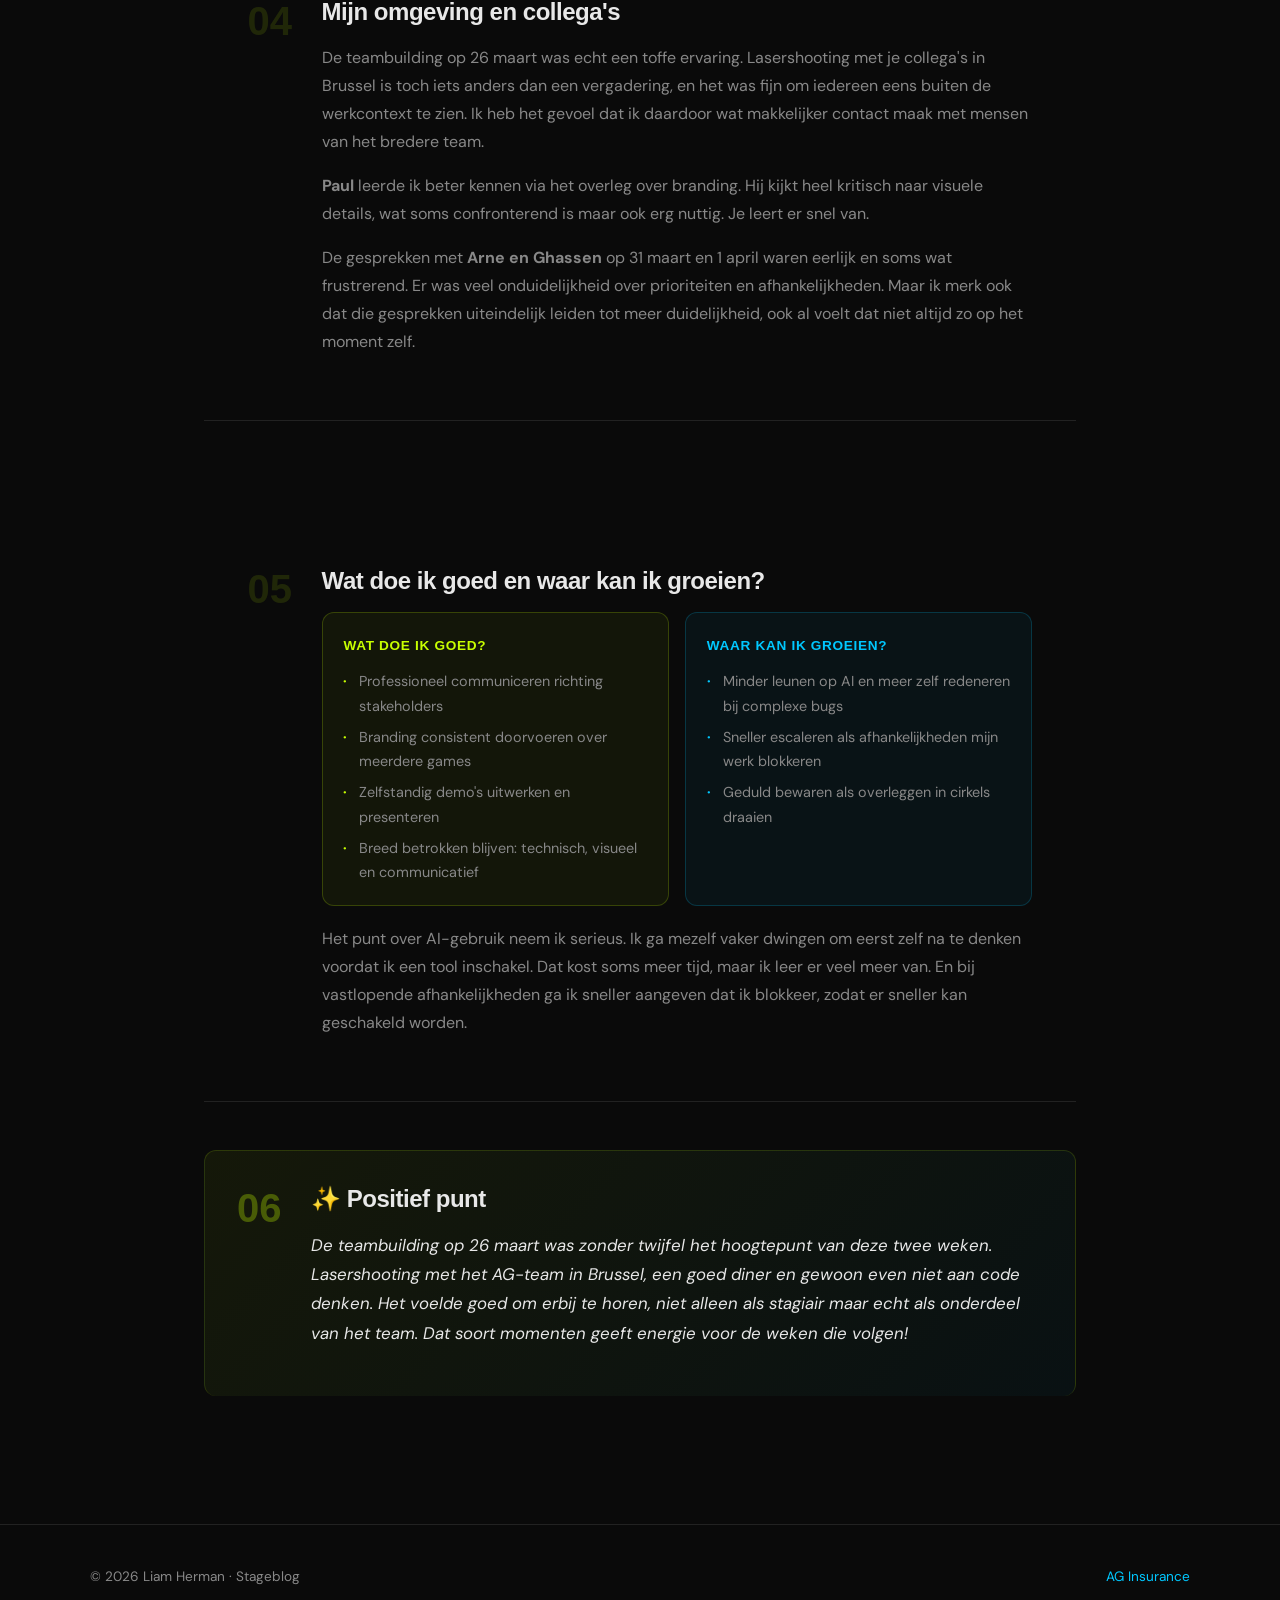
<file: blogs/blog4.html>
<!DOCTYPE html>
<html lang="nl">
<head>
  <meta charset="UTF-8" />
  <meta name="viewport" content="width=device-width, initial-scale=1.0"/>
  <title>Blog 4 – Liam Herman</title>
  <link rel="preconnect" href="https://fonts.googleapis.com">
  <link href="https://fonts.googleapis.com/css2?family=Syne:wght@400;600;700;800&family=DM+Sans:ital,wght@0,300;0,400;0,500;1,300&display=swap" rel="stylesheet">
  <link rel="stylesheet" href="../style.css">
  <link rel="stylesheet" href="../blog_post.css">
</head>
<body>

  <!-- NAV -->
  <nav>
    <a href="../index.html" class="nav-logo">StageBlog</a>
    <ul class="nav-links">
      <li><a href="../index.html">Home</a></li>
      <li><a href="../index.html#over-mij">Over mij</a></li>
      <li><a href="../index.html#blogs" class="active">Blogs</a></li>
    </ul>
    <button class="hamburger" id="hamburger" aria-label="Menu">
      <span></span><span></span><span></span>
    </button>
  </nav>

  <main class="post-wrapper">

    <a href="../index.html#blogs" class="back-link">← Alle blogs</a>

    <header class="post-header">
      <span class="blog-number">Blog 04</span>
      <h1 class="post-title">Branding, bugs en een teambuilding</h1>
      <div class="post-meta">
        <span class="blog-date">23 maart – 3 april 2026</span>
        <span class="post-period">Periode: week 7 en 8</span>
      </div>
    </header>

    <article class="post-content">

      <!-- 1. WAT HEB JE GEDAAN -->
      <section class="post-section">
        <div class="section-number">01</div>
        <div class="section-body">
          <h2>Wat heb ik de voorbije twee weken gedaan?</h2>
          <p>
            Op 23 maart had ik een gesprek met <strong>Isabelle</strong> over de stand van zaken en rechtte ik de administratieve communicatie richting school opnieuw. Daarna werkte ik verder aan de AEM-integratie van de games, met de biker game als eerste prioriteit.
          </p>
          <p>
            Op 24 maart maakte ik de wheel en puzzle game configureerbaar voor AEM en werkte ik een prototype/dashboard uit als voorbeeld voor het businessteam. Ik had ook een korte meeting met Isabelle over de voortgang. Op 25 maart stond branding centraal: ik werkte demo's uit voor het businessteam en bracht de wheel game volledig in de huisstijl van AG Insurance, inclusief kleuren, lettertypes en visuele stijl.
          </p>
          <p>
            Op 26 maart was een bijzondere dag. De ochtend besteedde ik op campus Mechelen voor een bachelorproefmoment met toelichting over de evaluatie in juni. De namiddag reisde ik naar Brussel voor de <strong>teambuilding met het AG-team</strong>, met diner en lasershooting.
          </p>
          <p>
            Op 27 maart verfijnde ik de branding van de puzzle en wheel game verder en had ik een overleg met <strong>Paul</strong> om de aanpassingen te evalueren. Ik startte ook met de ontwikkeling van de <strong>vertical climber game</strong>.
          </p>
          <p>
            De week van 30 maart begon met een meeting met Isabelle om de projectrichting te bevestigen. Ik werkte verder aan de vertical climber en had op 31 maart een overleg met <strong>Arne en Ghassen</strong> over de integratie en afhankelijkheden binnen het project.
          </p>
          <p>
            Op 1 april hadden we een lang overleg over de overgang van <strong>Webpack naar Vite</strong> en de correcte projectstructuur. Op 2 april werkte ik thuis aan een professionele mail naar het businessteam met een overzicht van alle vier de games en een voorstel voor een rebranding-meeting. Op 3 april werkte ik aan het herstructureren van de biker game voor AEM en stuitte ik op een hardnekkige bug in de bewegingslogica.
          </p>

          <h3>Skills die ik nodig had</h3>
          <div class="skill-tags">
            <span class="skill-tag">React Native</span>
            <span class="skill-tag">AEM (Adobe Experience Manager)</span>
            <span class="skill-tag">Vite</span>
            <span class="skill-tag">Branding & UI</span>
            <span class="skill-tag">Debugging</span>
            <span class="skill-tag">Stakeholder communicatie</span>
            <span class="skill-tag">Professioneel schrijven</span>
          </div>
        </div>
      </section>

      <!-- 2. DEADLINES -->
      <section class="post-section">
        <div class="section-number">02</div>
        <div class="section-body">
          <h2>Deadlines en planning</h2>
          <p>
            Deze weken stonden veel in het teken van afstemming en voorbereiding. Er waren geen harde deadlines, maar de druk om de games demo-klaar te maken voor het businessteam was voelbaar. De meeste doelen zijn gehaald, al zorgde de bug in de biker game op het einde van de periode voor vertraging.
          </p>
          <div class="planning-block">
            <div class="planning-item done">
              <span class="planning-icon">✓</span>
              <span>Wheel en puzzle game configureerbaar gemaakt voor AEM</span>
            </div>
            <div class="planning-item done">
              <span class="planning-icon">✓</span>
              <span>Prototype/dashboard uitgewerkt voor het businessteam</span>
            </div>
            <div class="planning-item done">
              <span class="planning-icon">✓</span>
              <span>Wheel game volledig in branding gebracht</span>
            </div>
            <div class="planning-item done">
              <span class="planning-icon">✓</span>
              <span>Demo's voorbereid en gepresenteerd aan het businessteam</span>
            </div>
            <div class="planning-item done">
              <span class="planning-icon">✓</span>
              <span>Start gemaakt met de vertical climber game</span>
            </div>
            <div class="planning-item done">
              <span class="planning-icon">✓</span>
              <span>Professionele statusmail verzonden naar het businessteam</span>
            </div>
            <div class="planning-item done">
              <span class="planning-icon">✓</span>
              <span>Overgang van Webpack naar Vite besproken en uitgewerkt</span>
            </div>
            <div class="planning-item upcoming">
              <span class="planning-icon">→</span>
              <span>Bug in biker game oplossen en volledig AEM-ready maken</span>
            </div>
            <div class="planning-item upcoming">
              <span class="planning-icon">→</span>
              <span>Vertical climber game verder uitwerken en afronden</span>
            </div>
            <div class="planning-item upcoming">
              <span class="planning-icon">→</span>
              <span>Rebranding-meeting inplannen met het businessteam</span>
            </div>
          </div>
        </div>
      </section>

      <!-- 3. NIEUW GELEERD -->
      <section class="post-section">
        <div class="section-number">03</div>
        <div class="section-body">
          <h2>Wat heb ik nieuw geleerd?</h2>
          <p>
            Een groot technisch inzicht deze weken was de overstap van <strong>Webpack naar Vite</strong>. Dat klinkt misschien technisch, maar het had een behoorlijke impact op hoe het project gestructureerd is. Ik leerde waarom Vite in dit geval een betere keuze is en hoe je zo'n migratie aanpakt in een bestaand project.
          </p>
          <p>
            Op vlak van branding leerde ik hoe je een consistente visuele stijl doortrekt over meerdere interactieve componenten. Kleuren, typografie en animaties samenbrengen in een coherent geheel is lastiger dan het lijkt, zeker als alles ook nog eens configureerbaar moet blijven voor het businessteam via AEM.
          </p>
          <p>
            Een andere les die me bijblijft: <strong>te veel vertrouwen op AI bij het schrijven van code kan mijn eigen leerproces verstoren</strong>. Arne wees me daar deze periode op, en ik denk dat hij gelijk heeft. Het is makkelijk om snel een oplossing te kopiëren, maar ik begrijp het dan niet echt. Dat ga ik bewuster aanpakken.
          </p>
          <blockquote class="post-quote">
            "Begrijpen is belangrijker dan snel een oplossing vinden."
          </blockquote>
        </div>
      </section>

      <!-- 4. OMGEVING & COLLEGA'S -->
      <section class="post-section">
        <div class="section-number">04</div>
        <div class="section-body">
          <h2>Mijn omgeving en collega's</h2>
          <p>
            De teambuilding op 26 maart was echt een toffe ervaring. Lasershooting met je collega's in Brussel is toch iets anders dan een vergadering, en het was fijn om iedereen eens buiten de werkcontext te zien. Ik heb het gevoel dat ik daardoor wat makkelijker contact maak met mensen van het bredere team.
          </p>
          <p>
            <strong>Paul</strong> leerde ik beter kennen via het overleg over branding. Hij kijkt heel kritisch naar visuele details, wat soms confronterend is maar ook erg nuttig. Je leert er snel van.
          </p>
          <p>
            De gesprekken met <strong>Arne en Ghassen</strong> op 31 maart en 1 april waren eerlijk en soms wat frustrerend. Er was veel onduidelijkheid over prioriteiten en afhankelijkheden. Maar ik merk ook dat die gesprekken uiteindelijk leiden tot meer duidelijkheid, ook al voelt dat niet altijd zo op het moment zelf.
          </p>
        </div>
      </section>

      <!-- 5. GROEI & REFLECTIE -->
      <section class="post-section">
        <div class="section-number">05</div>
        <div class="section-body">
          <h2>Wat doe ik goed en waar kan ik groeien?</h2>
          <div class="strengths-grid">
            <div class="strength-card good">
              <h4>Wat doe ik goed?</h4>
              <ul>
                <li>Professioneel communiceren richting stakeholders</li>
                <li>Branding consistent doorvoeren over meerdere games</li>
                <li>Zelfstandig demo's uitwerken en presenteren</li>
                <li>Breed betrokken blijven: technisch, visueel en communicatief</li>
              </ul>
            </div>
            <div class="strength-card grow">
              <h4>Waar kan ik groeien?</h4>
              <ul>
                <li>Minder leunen op AI en meer zelf redeneren bij complexe bugs</li>
                <li>Sneller escaleren als afhankelijkheden mijn werk blokkeren</li>
                <li>Geduld bewaren als overleggen in cirkels draaien</li>
              </ul>
            </div>
          </div>
          <p style="margin-top: 1.2rem;">
            Het punt over AI-gebruik neem ik serieus. Ik ga mezelf vaker dwingen om eerst zelf na te denken voordat ik een tool inschakel. Dat kost soms meer tijd, maar ik leer er veel meer van. En bij vastlopende afhankelijkheden ga ik sneller aangeven dat ik blokkeer, zodat er sneller kan geschakeld worden.
          </p>
        </div>
      </section>

      <!-- 6. POSITIEF PUNT -->
      <section class="post-section highlight-section">
        <div class="section-number">06</div>
        <div class="section-body">
          <h2>✨ Positief punt</h2>
          <p class="positive-note">
            De teambuilding op 26 maart was zonder twijfel het hoogtepunt van deze twee weken. Lasershooting met het AG-team in Brussel, een goed diner en gewoon even niet aan code denken. Het voelde goed om erbij te horen, niet alleen als stagiair maar echt als onderdeel van het team. Dat soort momenten geeft energie voor de weken die volgen!
          </p>
        </div>
      </section>

    </article>

    <nav class="post-nav">
      <a href="blog3.html" class="post-nav-btn">← Vorige blog</a>
      <a href="blog5.html" class="post-nav-btn">Volgende blog →</a>
    </nav>

  </main>

  <footer>
    <div class="footer-inner">
      <p>© <span id="year"></span> Liam Herman · Stageblog</p>
      <p><a href="https://www.aginsurance.be" target="_blank">AG Insurance</a></p>
    </div>
  </footer>

  <script src="../script.js"></script>
</body>
</html>
</file>
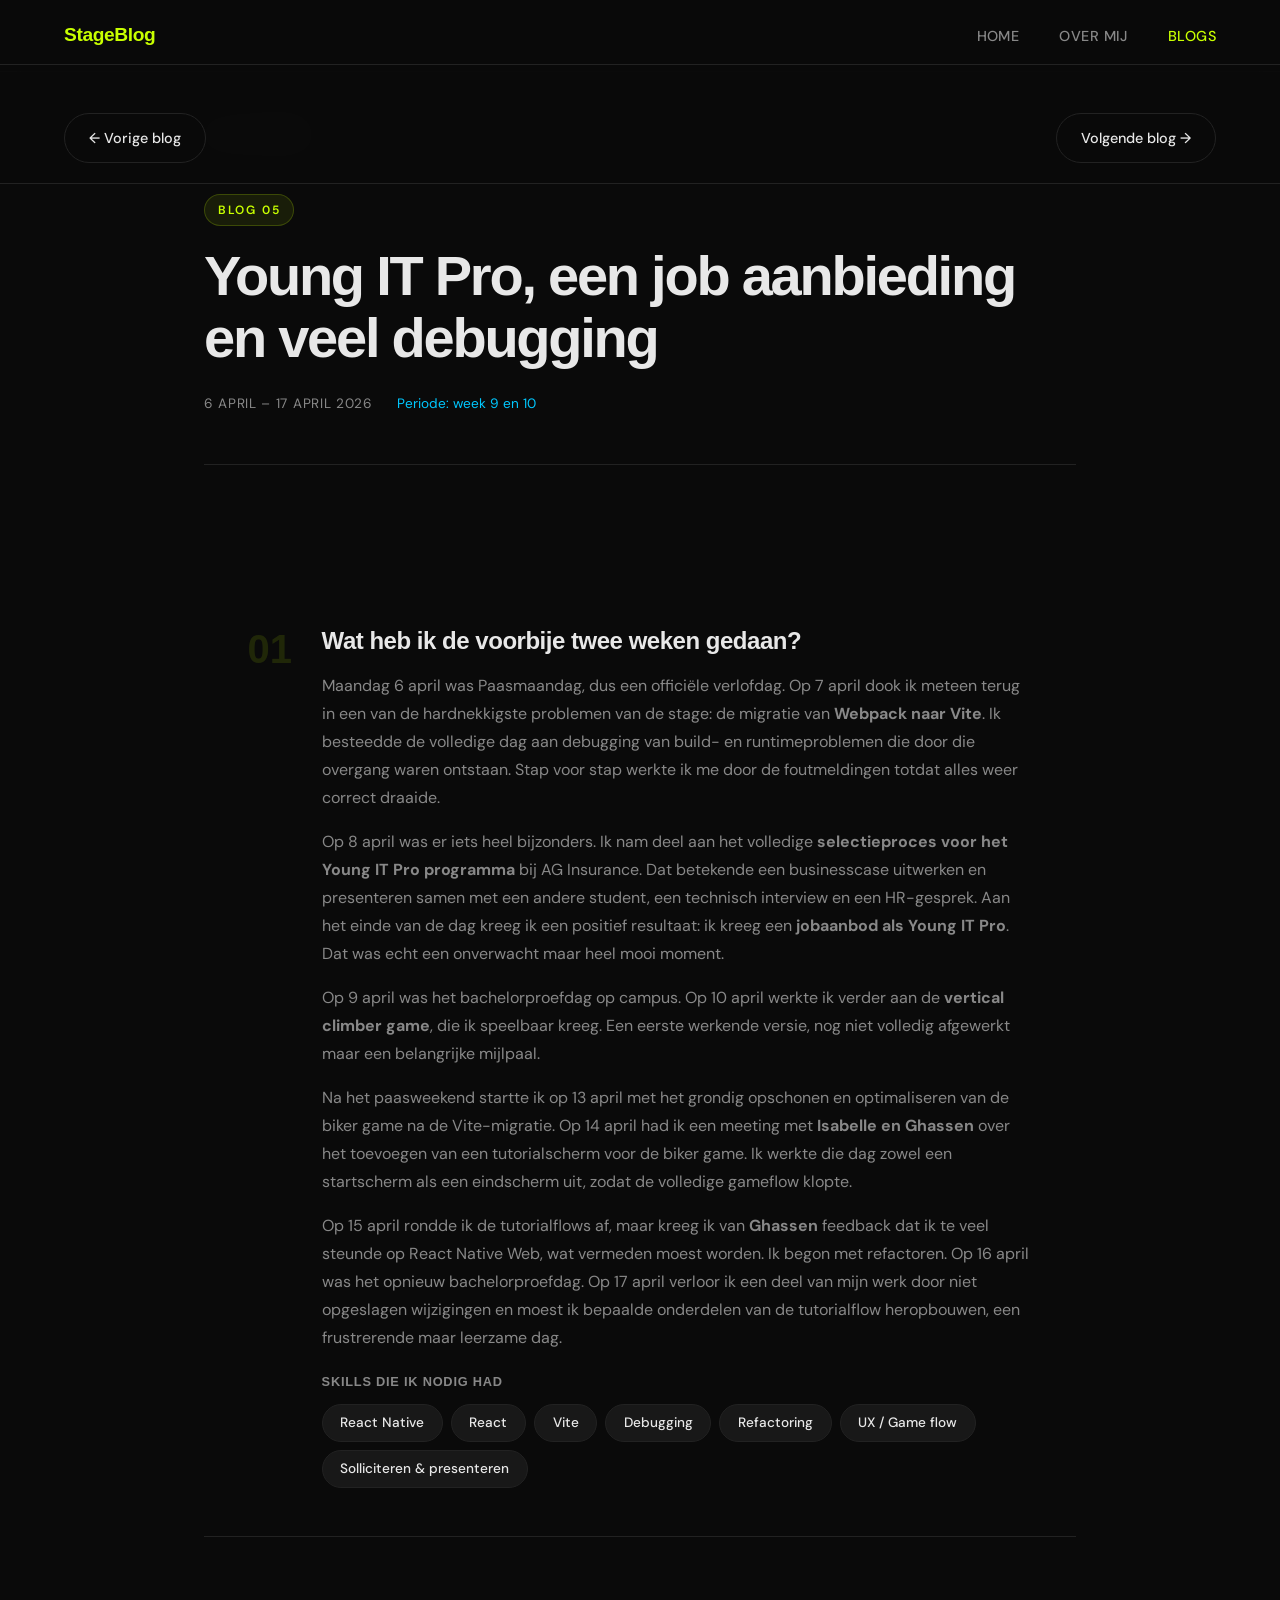
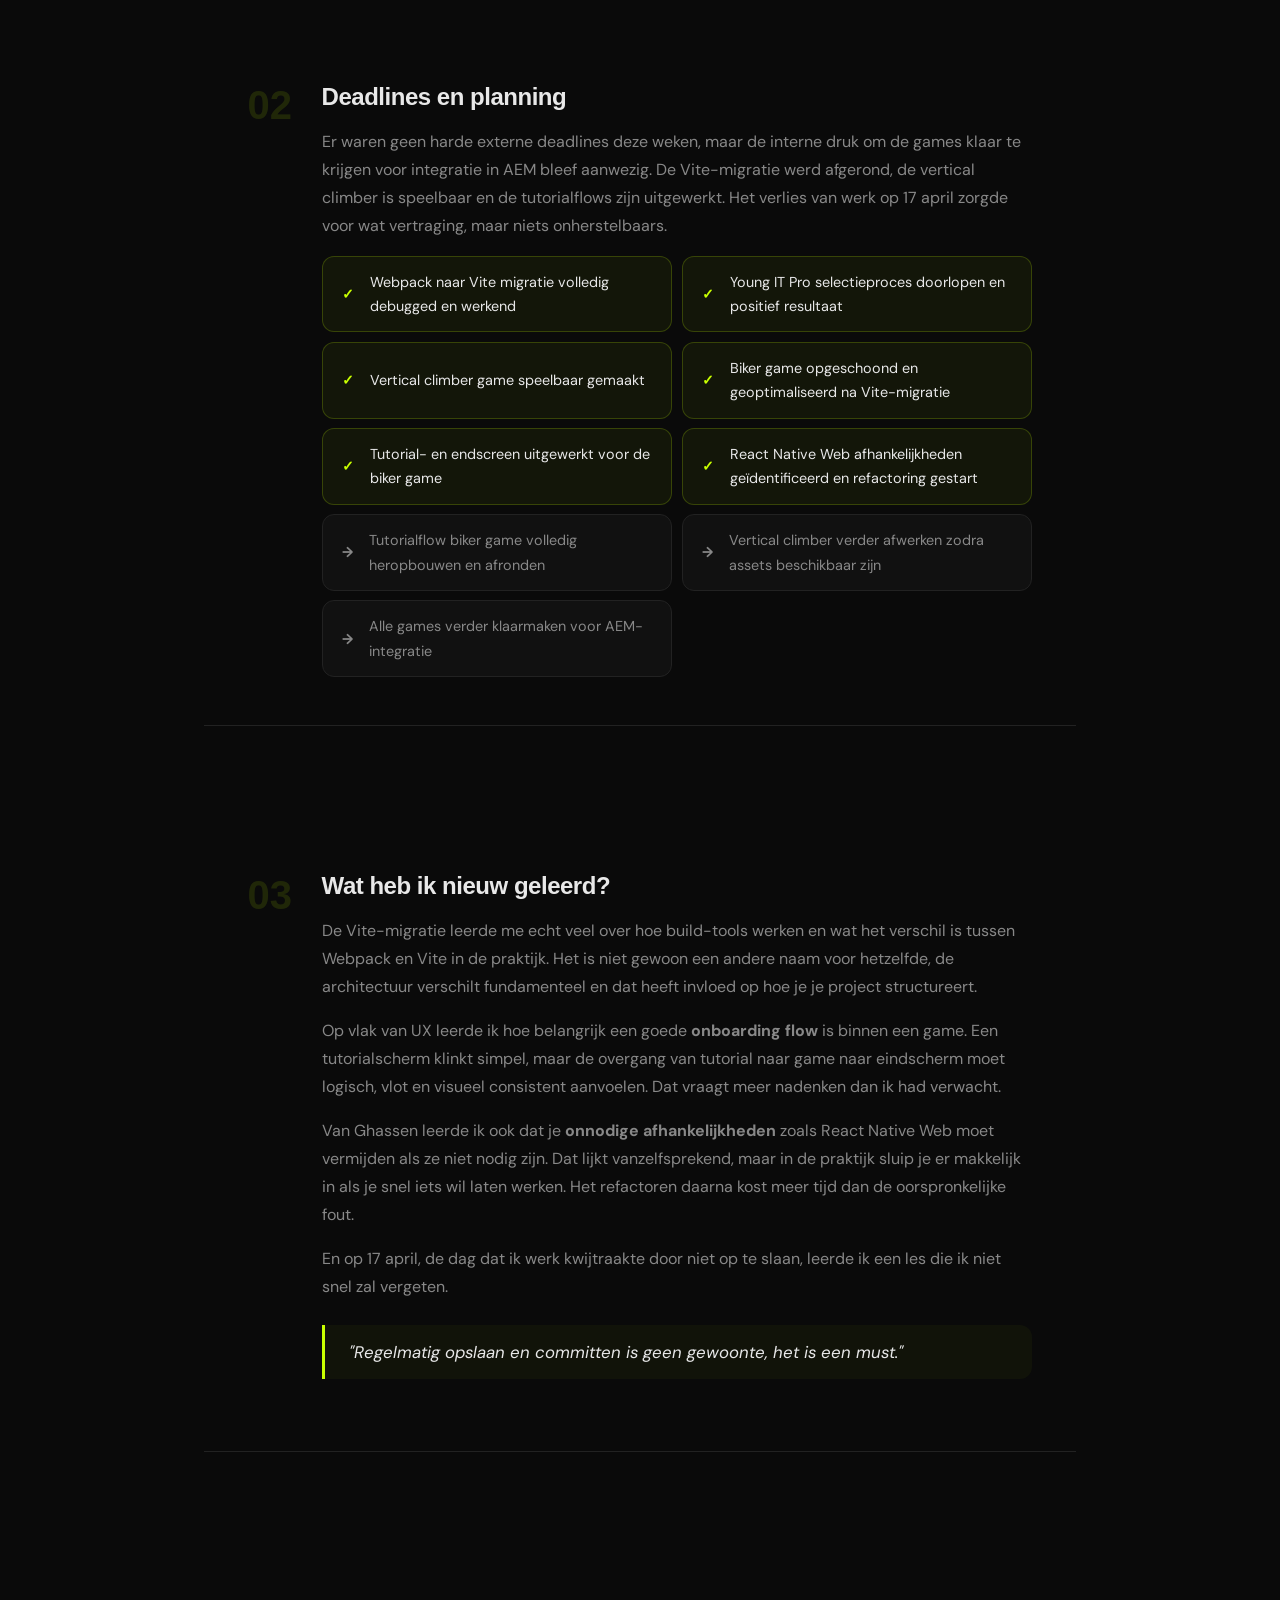
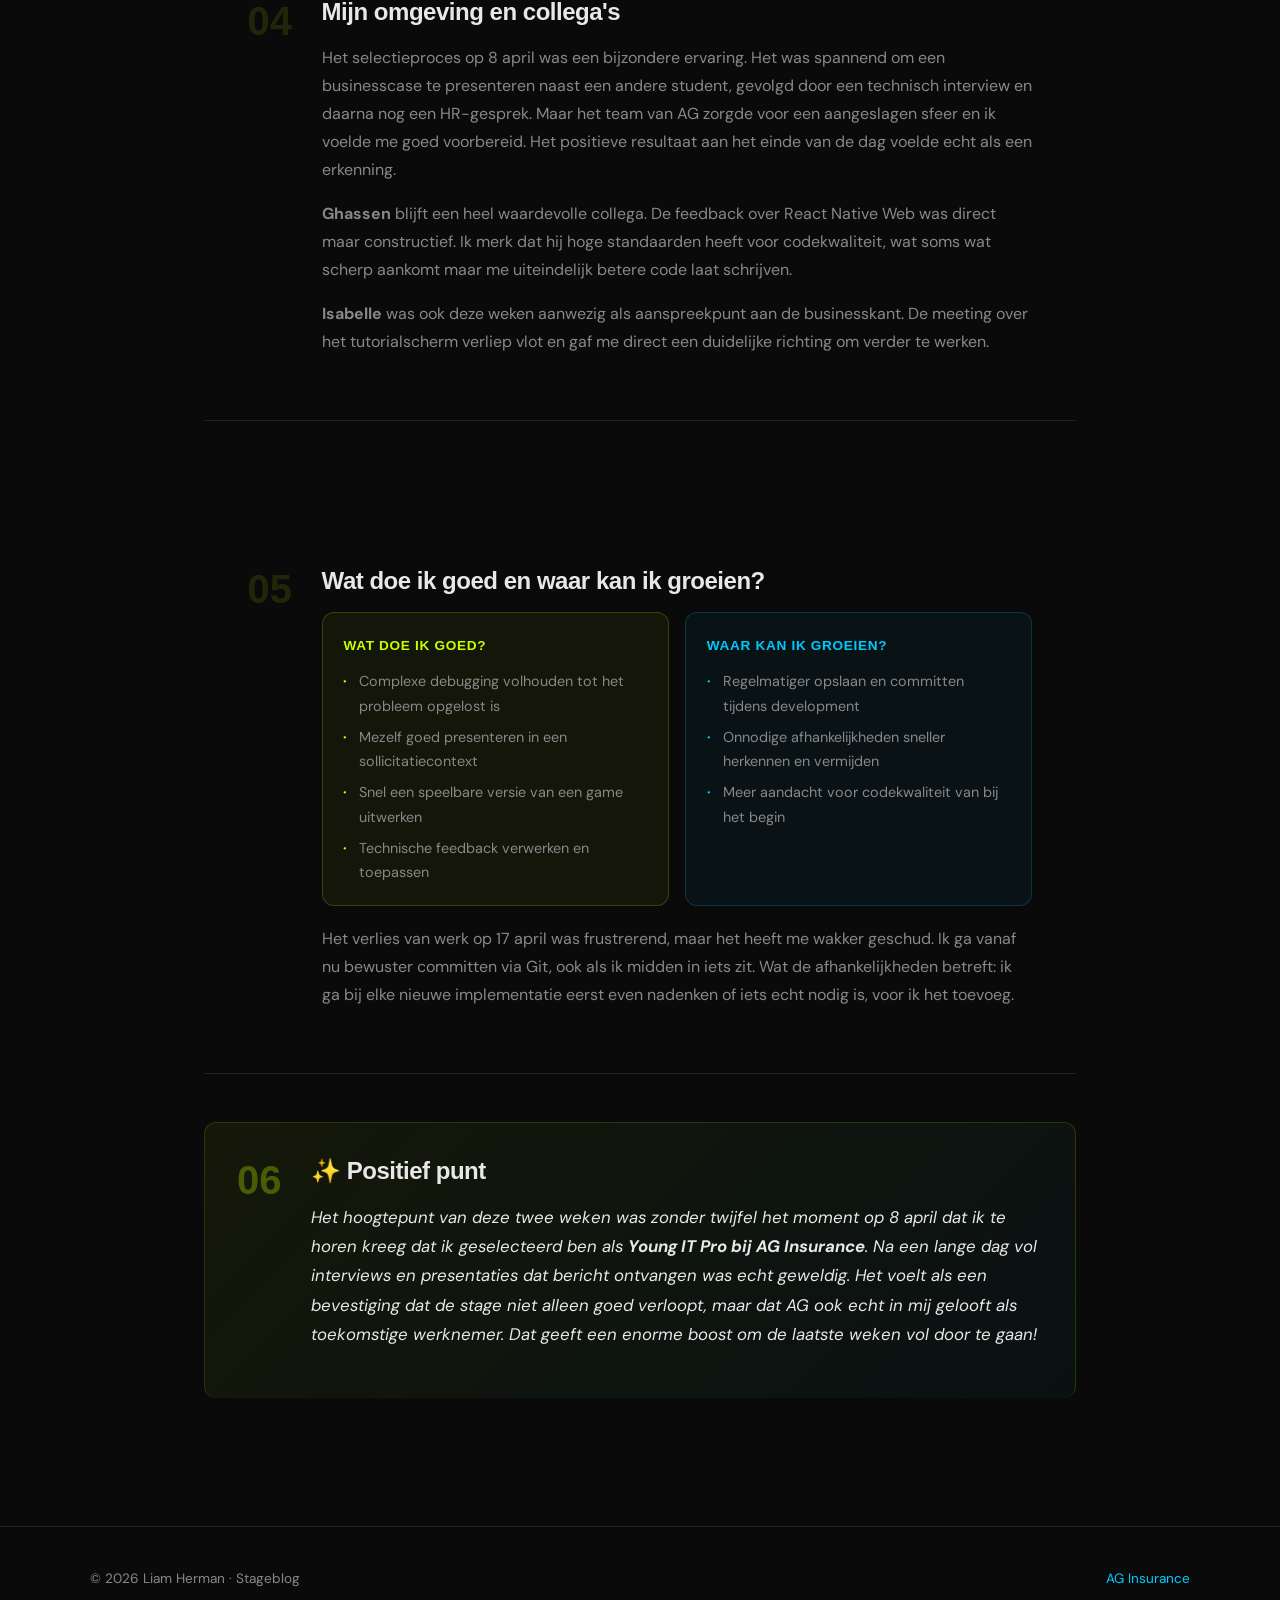
<file: blogs/blog5.html>
<!DOCTYPE html>
<html lang="nl">
<head>
  <meta charset="UTF-8" />
  <meta name="viewport" content="width=device-width, initial-scale=1.0"/>
  <title>Blog 5 – Liam Herman</title>
  <link rel="preconnect" href="https://fonts.googleapis.com">
  <link href="https://fonts.googleapis.com/css2?family=Syne:wght@400;600;700;800&family=DM+Sans:ital,wght@0,300;0,400;0,500;1,300&display=swap" rel="stylesheet">
  <link rel="stylesheet" href="../style.css">
  <link rel="stylesheet" href="../blog_post.css">
</head>
<body>

  <!-- NAV -->
  <nav>
    <a href="../index.html" class="nav-logo">StageBlog</a>
    <ul class="nav-links">
      <li><a href="../index.html">Home</a></li>
      <li><a href="../index.html#over-mij">Over mij</a></li>
      <li><a href="../index.html#blogs" class="active">Blogs</a></li>
    </ul>
    <button class="hamburger" id="hamburger" aria-label="Menu">
      <span></span><span></span><span></span>
    </button>
  </nav>

  <main class="post-wrapper">

    <a href="../index.html#blogs" class="back-link">← Alle blogs</a>

    <header class="post-header">
      <span class="blog-number">Blog 05</span>
      <h1 class="post-title">Young IT Pro, een job aanbieding en veel debugging</h1>
      <div class="post-meta">
        <span class="blog-date">6 april – 17 april 2026</span>
        <span class="post-period">Periode: week 9 en 10</span>
      </div>
    </header>

    <article class="post-content">

      <!-- 1. WAT HEB JE GEDAAN -->
      <section class="post-section">
        <div class="section-number">01</div>
        <div class="section-body">
          <h2>Wat heb ik de voorbije twee weken gedaan?</h2>
          <p>
            Maandag 6 april was Paasmaandag, dus een officiële verlofdag. Op 7 april dook ik meteen terug in een van de hardnekkigste problemen van de stage: de migratie van <strong>Webpack naar Vite</strong>. Ik besteedde de volledige dag aan debugging van build- en runtimeproblemen die door die overgang waren ontstaan. Stap voor stap werkte ik me door de foutmeldingen totdat alles weer correct draaide.
          </p>
          <p>
            Op 8 april was er iets heel bijzonders. Ik nam deel aan het volledige <strong>selectieproces voor het Young IT Pro programma</strong> bij AG Insurance. Dat betekende een businesscase uitwerken en presenteren samen met een andere student, een technisch interview en een HR-gesprek. Aan het einde van de dag kreeg ik een positief resultaat: ik kreeg een <strong>jobaanbod als Young IT Pro</strong>. Dat was echt een onverwacht maar heel mooi moment.
          </p>
          <p>
            Op 9 april was het bachelorproefdag op campus. Op 10 april werkte ik verder aan de <strong>vertical climber game</strong>, die ik speelbaar kreeg. Een eerste werkende versie, nog niet volledig afgewerkt maar een belangrijke mijlpaal.
          </p>
          <p>
            Na het paasweekend startte ik op 13 april met het grondig opschonen en optimaliseren van de biker game na de Vite-migratie. Op 14 april had ik een meeting met <strong>Isabelle en Ghassen</strong> over het toevoegen van een tutorialscherm voor de biker game. Ik werkte die dag zowel een startscherm als een eindscherm uit, zodat de volledige gameflow klopte.
          </p>
          <p>
            Op 15 april rondde ik de tutorialflows af, maar kreeg ik van <strong>Ghassen</strong> feedback dat ik te veel steunde op React Native Web, wat vermeden moest worden. Ik begon met refactoren. Op 16 april was het opnieuw bachelorproefdag. Op 17 april verloor ik een deel van mijn werk door niet opgeslagen wijzigingen en moest ik bepaalde onderdelen van de tutorialflow heropbouwen, een frustrerende maar leerzame dag.
          </p>

          <h3>Skills die ik nodig had</h3>
          <div class="skill-tags">
            <span class="skill-tag">React Native</span>
            <span class="skill-tag">React</span>
            <span class="skill-tag">Vite</span>
            <span class="skill-tag">Debugging</span>
            <span class="skill-tag">Refactoring</span>
            <span class="skill-tag">UX / Game flow</span>
            <span class="skill-tag">Solliciteren & presenteren</span>
          </div>
        </div>
      </section>

      <!-- 2. DEADLINES -->
      <section class="post-section">
        <div class="section-number">02</div>
        <div class="section-body">
          <h2>Deadlines en planning</h2>
          <p>
            Er waren geen harde externe deadlines deze weken, maar de interne druk om de games klaar te krijgen voor integratie in AEM bleef aanwezig. De Vite-migratie werd afgerond, de vertical climber is speelbaar en de tutorialflows zijn uitgewerkt. Het verlies van werk op 17 april zorgde voor wat vertraging, maar niets onherstelbaars.
          </p>
          <div class="planning-block">
            <div class="planning-item done">
              <span class="planning-icon">✓</span>
              <span>Webpack naar Vite migratie volledig debugged en werkend</span>
            </div>
            <div class="planning-item done">
              <span class="planning-icon">✓</span>
              <span>Young IT Pro selectieproces doorlopen en positief resultaat</span>
            </div>
            <div class="planning-item done">
              <span class="planning-icon">✓</span>
              <span>Vertical climber game speelbaar gemaakt</span>
            </div>
            <div class="planning-item done">
              <span class="planning-icon">✓</span>
              <span>Biker game opgeschoond en geoptimaliseerd na Vite-migratie</span>
            </div>
            <div class="planning-item done">
              <span class="planning-icon">✓</span>
              <span>Tutorial- en endscreen uitgewerkt voor de biker game</span>
            </div>
            <div class="planning-item done">
              <span class="planning-icon">✓</span>
              <span>React Native Web afhankelijkheden geïdentificeerd en refactoring gestart</span>
            </div>
            <div class="planning-item upcoming">
              <span class="planning-icon">→</span>
              <span>Tutorialflow biker game volledig heropbouwen en afronden</span>
            </div>
            <div class="planning-item upcoming">
              <span class="planning-icon">→</span>
              <span>Vertical climber verder afwerken zodra assets beschikbaar zijn</span>
            </div>
            <div class="planning-item upcoming">
              <span class="planning-icon">→</span>
              <span>Alle games verder klaarmaken voor AEM-integratie</span>
            </div>
          </div>
        </div>
      </section>

      <!-- 3. NIEUW GELEERD -->
      <section class="post-section">
        <div class="section-number">03</div>
        <div class="section-body">
          <h2>Wat heb ik nieuw geleerd?</h2>
          <p>
            De Vite-migratie leerde me echt veel over hoe build-tools werken en wat het verschil is tussen Webpack en Vite in de praktijk. Het is niet gewoon een andere naam voor hetzelfde, de architectuur verschilt fundamenteel en dat heeft invloed op hoe je je project structureert.
          </p>
          <p>
            Op vlak van UX leerde ik hoe belangrijk een goede <strong>onboarding flow</strong> is binnen een game. Een tutorialscherm klinkt simpel, maar de overgang van tutorial naar game naar eindscherm moet logisch, vlot en visueel consistent aanvoelen. Dat vraagt meer nadenken dan ik had verwacht.
          </p>
          <p>
            Van Ghassen leerde ik ook dat je <strong>onnodige afhankelijkheden</strong> zoals React Native Web moet vermijden als ze niet nodig zijn. Dat lijkt vanzelfsprekend, maar in de praktijk sluip je er makkelijk in als je snel iets wil laten werken. Het refactoren daarna kost meer tijd dan de oorspronkelijke fout.
          </p>
          <p>
            En op 17 april, de dag dat ik werk kwijtraakte door niet op te slaan, leerde ik een les die ik niet snel zal vergeten.
          </p>
          <blockquote class="post-quote">
            "Regelmatig opslaan en committen is geen gewoonte, het is een must."
          </blockquote>
        </div>
      </section>

      <!-- 4. OMGEVING & COLLEGA'S -->
      <section class="post-section">
        <div class="section-number">04</div>
        <div class="section-body">
          <h2>Mijn omgeving en collega's</h2>
          <p>
            Het selectieproces op 8 april was een bijzondere ervaring. Het was spannend om een businesscase te presenteren naast een andere student, gevolgd door een technisch interview en daarna nog een HR-gesprek. Maar het team van AG zorgde voor een aangeslagen sfeer en ik voelde me goed voorbereid. Het positieve resultaat aan het einde van de dag voelde echt als een erkenning.
          </p>
          <p>
            <strong>Ghassen</strong> blijft een heel waardevolle collega. De feedback over React Native Web was direct maar constructief. Ik merk dat hij hoge standaarden heeft voor codekwaliteit, wat soms wat scherp aankomt maar me uiteindelijk betere code laat schrijven.
          </p>
          <p>
            <strong>Isabelle</strong> was ook deze weken aanwezig als aanspreekpunt aan de businesskant. De meeting over het tutorialscherm verliep vlot en gaf me direct een duidelijke richting om verder te werken.
          </p>
        </div>
      </section>

      <!-- 5. GROEI & REFLECTIE -->
      <section class="post-section">
        <div class="section-number">05</div>
        <div class="section-body">
          <h2>Wat doe ik goed en waar kan ik groeien?</h2>
          <div class="strengths-grid">
            <div class="strength-card good">
              <h4>Wat doe ik goed?</h4>
              <ul>
                <li>Complexe debugging volhouden tot het probleem opgelost is</li>
                <li>Mezelf goed presenteren in een sollicitatiecontext</li>
                <li>Snel een speelbare versie van een game uitwerken</li>
                <li>Technische feedback verwerken en toepassen</li>
              </ul>
            </div>
            <div class="strength-card grow">
              <h4>Waar kan ik groeien?</h4>
              <ul>
                <li>Regelmatiger opslaan en committen tijdens development</li>
                <li>Onnodige afhankelijkheden sneller herkennen en vermijden</li>
                <li>Meer aandacht voor codekwaliteit van bij het begin</li>
              </ul>
            </div>
          </div>
          <p style="margin-top: 1.2rem;">
            Het verlies van werk op 17 april was frustrerend, maar het heeft me wakker geschud. Ik ga vanaf nu bewuster committen via Git, ook als ik midden in iets zit. Wat de afhankelijkheden betreft: ik ga bij elke nieuwe implementatie eerst even nadenken of iets echt nodig is, voor ik het toevoeg.
          </p>
        </div>
      </section>

      <!-- 6. POSITIEF PUNT -->
      <section class="post-section highlight-section">
        <div class="section-number">06</div>
        <div class="section-body">
          <h2>✨ Positief punt</h2>
          <p class="positive-note">
            Het hoogtepunt van deze twee weken was zonder twijfel het moment op 8 april dat ik te horen kreeg dat ik geselecteerd ben als <strong>Young IT Pro bij AG Insurance</strong>. Na een lange dag vol interviews en presentaties dat bericht ontvangen was echt geweldig. Het voelt als een bevestiging dat de stage niet alleen goed verloopt, maar dat AG ook echt in mij gelooft als toekomstige werknemer. Dat geeft een enorme boost om de laatste weken vol door te gaan!
          </p>
        </div>
      </section>

    </article>

    <nav class="post-nav">
      <a href="blog4.html" class="post-nav-btn">← Vorige blog</a>
      <a href="blog6.html" class="post-nav-btn">Volgende blog →</a>
    </nav>

  </main>

  <footer>
    <div class="footer-inner">
      <p>© <span id="year"></span> Liam Herman · Stageblog</p>
      <p><a href="https://www.aginsurance.be" target="_blank">AG Insurance</a></p>
    </div>
  </footer>

  <script src="../script.js"></script>
</body>
</html>
</file>
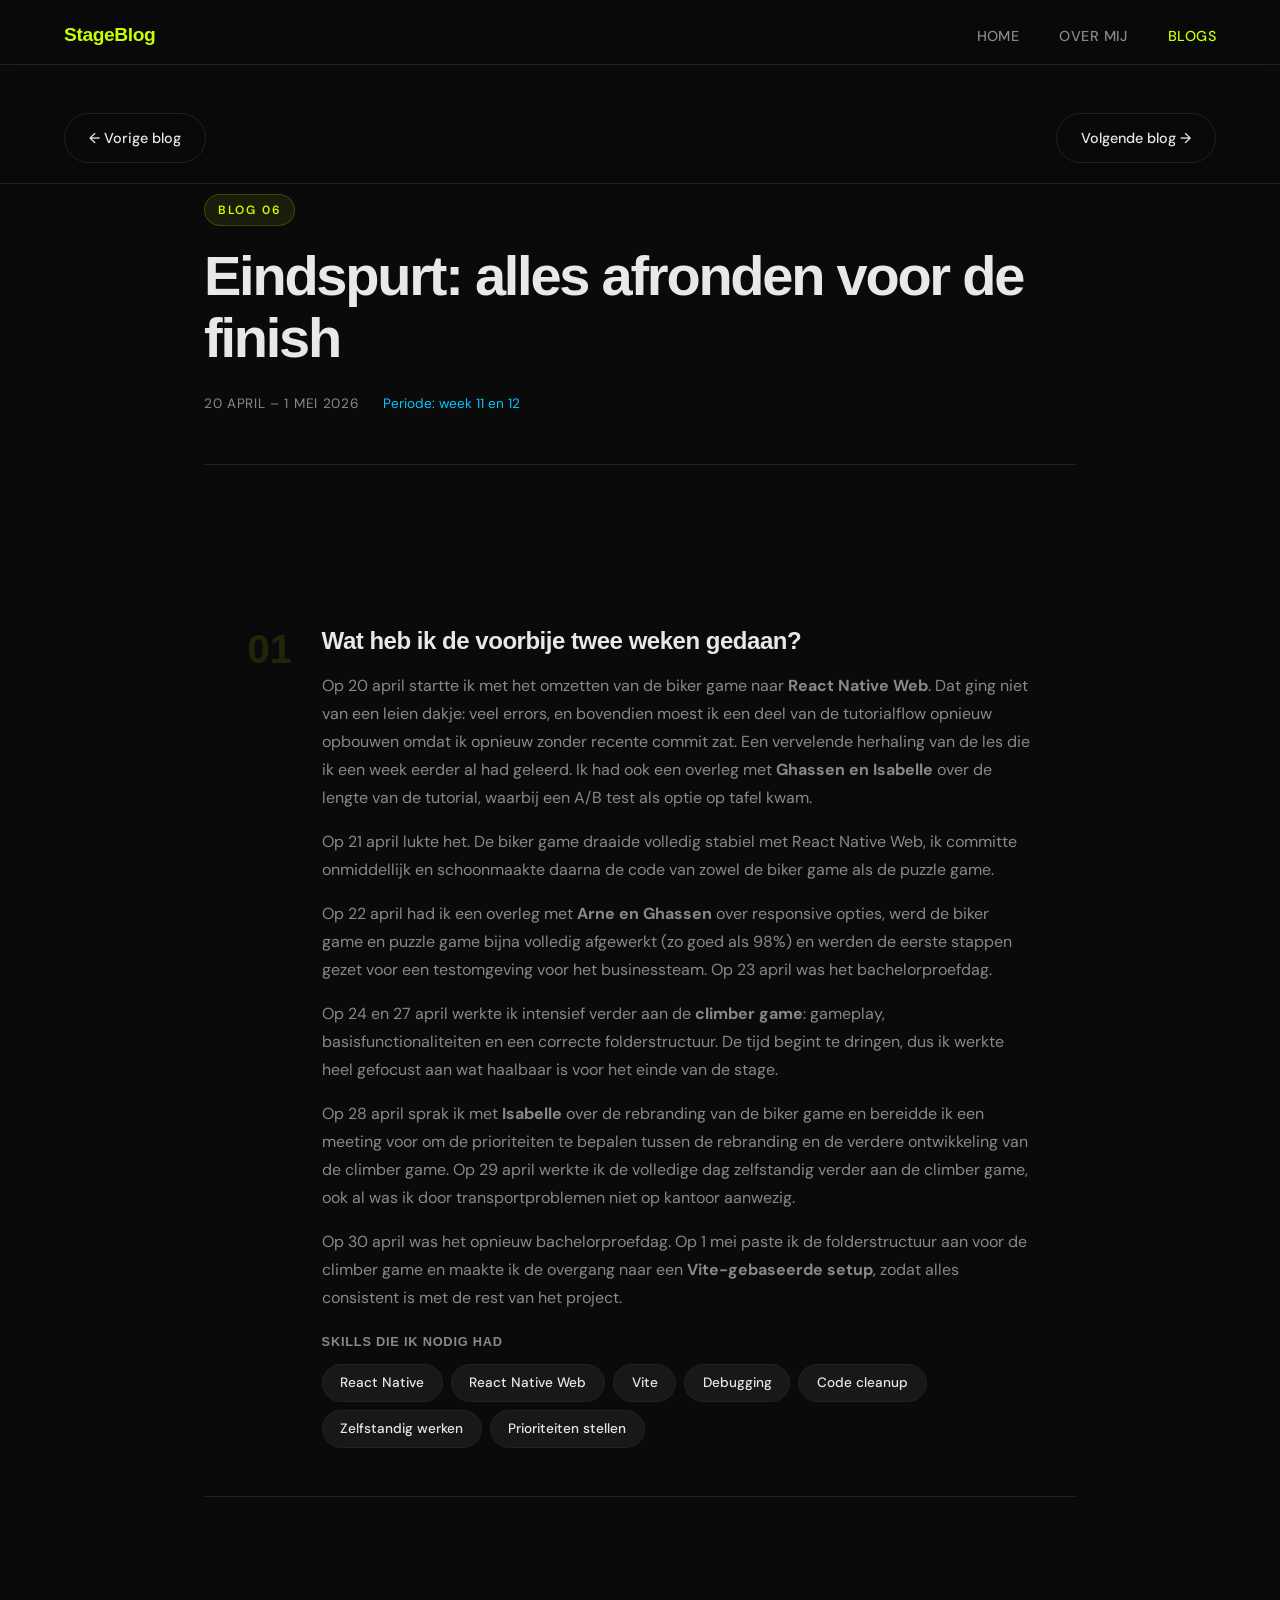
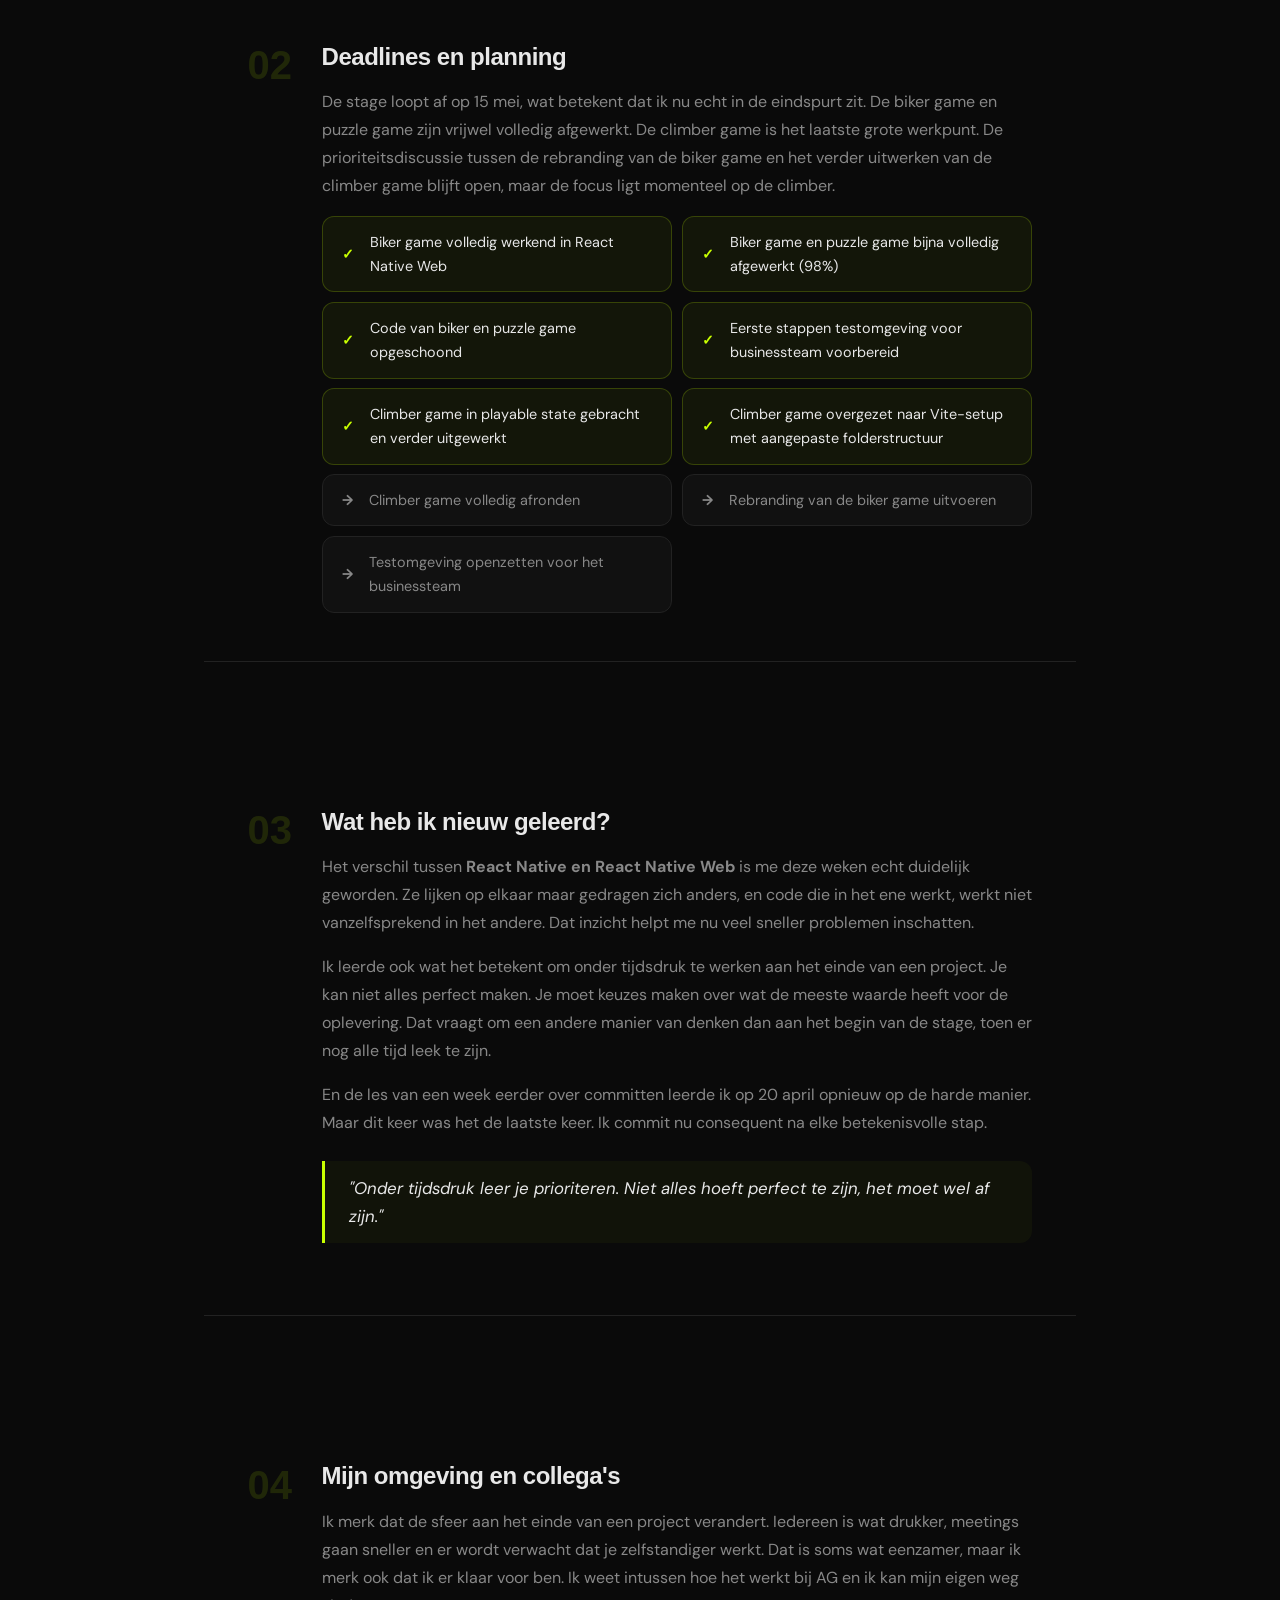
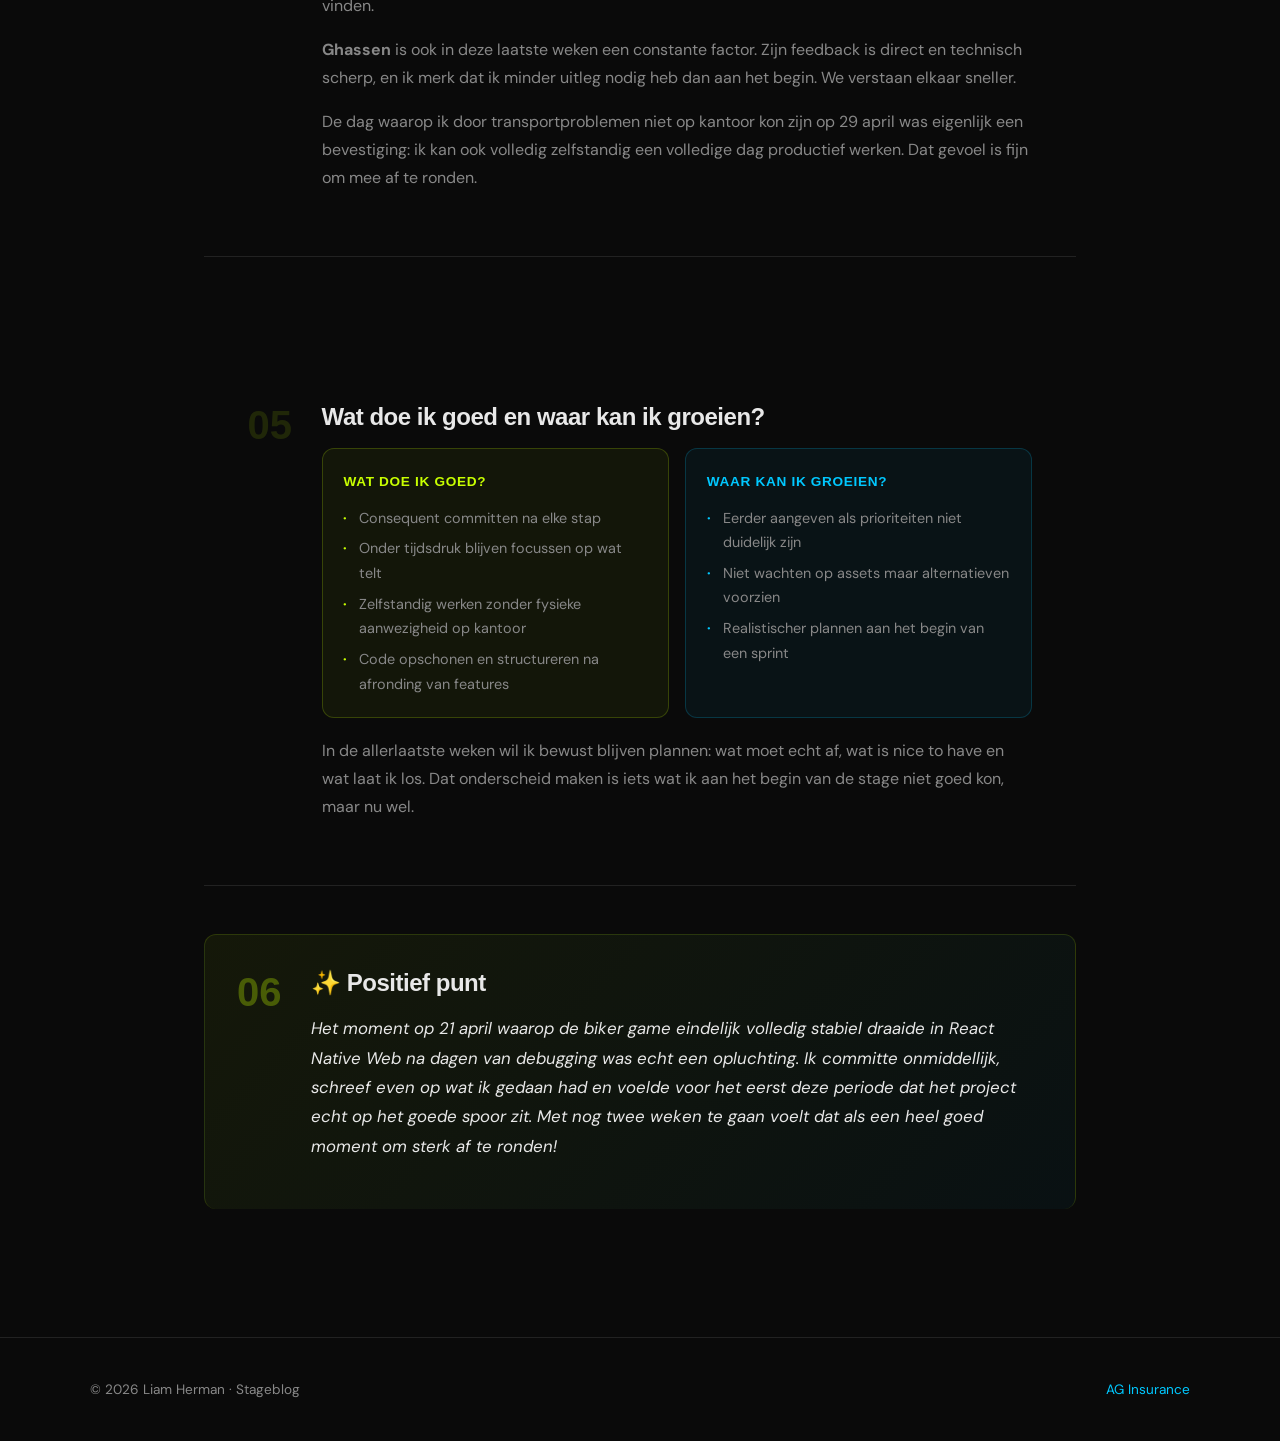
<file: blogs/blog6.html>
<!DOCTYPE html>
<html lang="nl">
<head>
  <meta charset="UTF-8" />
  <meta name="viewport" content="width=device-width, initial-scale=1.0"/>
  <title>Blog 6 – Liam Herman</title>
  <link rel="preconnect" href="https://fonts.googleapis.com">
  <link href="https://fonts.googleapis.com/css2?family=Syne:wght@400;600;700;800&family=DM+Sans:ital,wght@0,300;0,400;0,500;1,300&display=swap" rel="stylesheet">
  <link rel="stylesheet" href="../style.css">
  <link rel="stylesheet" href="../blog_post.css">
</head>
<body>

  <!-- NAV -->
  <nav>
    <a href="../index.html" class="nav-logo">StageBlog</a>
    <ul class="nav-links">
      <li><a href="../index.html">Home</a></li>
      <li><a href="../index.html#over-mij">Over mij</a></li>
      <li><a href="../index.html#blogs" class="active">Blogs</a></li>
    </ul>
    <button class="hamburger" id="hamburger" aria-label="Menu">
      <span></span><span></span><span></span>
    </button>
  </nav>

  <main class="post-wrapper">

    <a href="../index.html#blogs" class="back-link">← Alle blogs</a>

    <header class="post-header">
      <span class="blog-number">Blog 06</span>
      <h1 class="post-title">Eindspurt: alles afronden voor de finish</h1>
      <div class="post-meta">
        <span class="blog-date">20 april – 1 mei 2026</span>
        <span class="post-period">Periode: week 11 en 12</span>
      </div>
    </header>

    <article class="post-content">

      <!-- 1. WAT HEB JE GEDAAN -->
      <section class="post-section">
        <div class="section-number">01</div>
        <div class="section-body">
          <h2>Wat heb ik de voorbije twee weken gedaan?</h2>
          <p>
            Op 20 april startte ik met het omzetten van de biker game naar <strong>React Native Web</strong>. Dat ging niet van een leien dakje: veel errors, en bovendien moest ik een deel van de tutorialflow opnieuw opbouwen omdat ik opnieuw zonder recente commit zat. Een vervelende herhaling van de les die ik een week eerder al had geleerd. Ik had ook een overleg met <strong>Ghassen en Isabelle</strong> over de lengte van de tutorial, waarbij een A/B test als optie op tafel kwam.
          </p>
          <p>
            Op 21 april lukte het. De biker game draaide volledig stabiel met React Native Web, ik committe onmiddellijk en schoonmaakte daarna de code van zowel de biker game als de puzzle game.
          </p>
          <p>
            Op 22 april had ik een overleg met <strong>Arne en Ghassen</strong> over responsive opties, werd de biker game en puzzle game bijna volledig afgewerkt (zo goed als 98%) en werden de eerste stappen gezet voor een testomgeving voor het businessteam. Op 23 april was het bachelorproefdag.
          </p>
          <p>
            Op 24 en 27 april werkte ik intensief verder aan de <strong>climber game</strong>: gameplay, basisfunctionaliteiten en een correcte folderstructuur. De tijd begint te dringen, dus ik werkte heel gefocust aan wat haalbaar is voor het einde van de stage.
          </p>
          <p>
            Op 28 april sprak ik met <strong>Isabelle</strong> over de rebranding van de biker game en bereidde ik een meeting voor om de prioriteiten te bepalen tussen de rebranding en de verdere ontwikkeling van de climber game. Op 29 april werkte ik de volledige dag zelfstandig verder aan de climber game, ook al was ik door transportproblemen niet op kantoor aanwezig.
          </p>
          <p>
            Op 30 april was het opnieuw bachelorproefdag. Op 1 mei paste ik de folderstructuur aan voor de climber game en maakte ik de overgang naar een <strong>Vite-gebaseerde setup</strong>, zodat alles consistent is met de rest van het project.
          </p>

          <h3>Skills die ik nodig had</h3>
          <div class="skill-tags">
            <span class="skill-tag">React Native</span>
            <span class="skill-tag">React Native Web</span>
            <span class="skill-tag">Vite</span>
            <span class="skill-tag">Debugging</span>
            <span class="skill-tag">Code cleanup</span>
            <span class="skill-tag">Zelfstandig werken</span>
            <span class="skill-tag">Prioriteiten stellen</span>
          </div>
        </div>
      </section>

      <!-- 2. DEADLINES -->
      <section class="post-section">
        <div class="section-number">02</div>
        <div class="section-body">
          <h2>Deadlines en planning</h2>
          <p>
            De stage loopt af op 15 mei, wat betekent dat ik nu echt in de eindspurt zit. De biker game en puzzle game zijn vrijwel volledig afgewerkt. De climber game is het laatste grote werkpunt. De prioriteitsdiscussie tussen de rebranding van de biker game en het verder uitwerken van de climber game blijft open, maar de focus ligt momenteel op de climber.
          </p>
          <div class="planning-block">
            <div class="planning-item done">
              <span class="planning-icon">✓</span>
              <span>Biker game volledig werkend in React Native Web</span>
            </div>
            <div class="planning-item done">
              <span class="planning-icon">✓</span>
              <span>Biker game en puzzle game bijna volledig afgewerkt (98%)</span>
            </div>
            <div class="planning-item done">
              <span class="planning-icon">✓</span>
              <span>Code van biker en puzzle game opgeschoond</span>
            </div>
            <div class="planning-item done">
              <span class="planning-icon">✓</span>
              <span>Eerste stappen testomgeving voor businessteam voorbereid</span>
            </div>
            <div class="planning-item done">
              <span class="planning-icon">✓</span>
              <span>Climber game in playable state gebracht en verder uitgewerkt</span>
            </div>
            <div class="planning-item done">
              <span class="planning-icon">✓</span>
              <span>Climber game overgezet naar Vite-setup met aangepaste folderstructuur</span>
            </div>
            <div class="planning-item upcoming">
              <span class="planning-icon">→</span>
              <span>Climber game volledig afronden</span>
            </div>
            <div class="planning-item upcoming">
              <span class="planning-icon">→</span>
              <span>Rebranding van de biker game uitvoeren</span>
            </div>
            <div class="planning-item upcoming">
              <span class="planning-icon">→</span>
              <span>Testomgeving openzetten voor het businessteam</span>
            </div>
          </div>
        </div>
      </section>

      <!-- 3. NIEUW GELEERD -->
      <section class="post-section">
        <div class="section-number">03</div>
        <div class="section-body">
          <h2>Wat heb ik nieuw geleerd?</h2>
          <p>
            Het verschil tussen <strong>React Native en React Native Web</strong> is me deze weken echt duidelijk geworden. Ze lijken op elkaar maar gedragen zich anders, en code die in het ene werkt, werkt niet vanzelfsprekend in het andere. Dat inzicht helpt me nu veel sneller problemen inschatten.
          </p>
          <p>
            Ik leerde ook wat het betekent om onder tijdsdruk te werken aan het einde van een project. Je kan niet alles perfect maken. Je moet keuzes maken over wat de meeste waarde heeft voor de oplevering. Dat vraagt om een andere manier van denken dan aan het begin van de stage, toen er nog alle tijd leek te zijn.
          </p>
          <p>
            En de les van een week eerder over committen leerde ik op 20 april opnieuw op de harde manier. Maar dit keer was het de laatste keer. Ik commit nu consequent na elke betekenisvolle stap.
          </p>
          <blockquote class="post-quote">
            "Onder tijdsdruk leer je prioriteren. Niet alles hoeft perfect te zijn, het moet wel af zijn."
          </blockquote>
        </div>
      </section>

      <!-- 4. OMGEVING & COLLEGA'S -->
      <section class="post-section">
        <div class="section-number">04</div>
        <div class="section-body">
          <h2>Mijn omgeving en collega's</h2>
          <p>
            Ik merk dat de sfeer aan het einde van een project verandert. Iedereen is wat drukker, meetings gaan sneller en er wordt verwacht dat je zelfstandiger werkt. Dat is soms wat eenzamer, maar ik merk ook dat ik er klaar voor ben. Ik weet intussen hoe het werkt bij AG en ik kan mijn eigen weg vinden.
          </p>
          <p>
            <strong>Ghassen</strong> is ook in deze laatste weken een constante factor. Zijn feedback is direct en technisch scherp, en ik merk dat ik minder uitleg nodig heb dan aan het begin. We verstaan elkaar sneller.
          </p>
          <p>
            De dag waarop ik door transportproblemen niet op kantoor kon zijn op 29 april was eigenlijk een bevestiging: ik kan ook volledig zelfstandig een volledige dag productief werken. Dat gevoel is fijn om mee af te ronden.
          </p>
        </div>
      </section>

      <!-- 5. GROEI & REFLECTIE -->
      <section class="post-section">
        <div class="section-number">05</div>
        <div class="section-body">
          <h2>Wat doe ik goed en waar kan ik groeien?</h2>
          <div class="strengths-grid">
            <div class="strength-card good">
              <h4>Wat doe ik goed?</h4>
              <ul>
                <li>Consequent committen na elke stap</li>
                <li>Onder tijdsdruk blijven focussen op wat telt</li>
                <li>Zelfstandig werken zonder fysieke aanwezigheid op kantoor</li>
                <li>Code opschonen en structureren na afronding van features</li>
              </ul>
            </div>
            <div class="strength-card grow">
              <h4>Waar kan ik groeien?</h4>
              <ul>
                <li>Eerder aangeven als prioriteiten niet duidelijk zijn</li>
                <li>Niet wachten op assets maar alternatieven voorzien</li>
                <li>Realistischer plannen aan het begin van een sprint</li>
              </ul>
            </div>
          </div>
          <p style="margin-top: 1.2rem;">
            In de allerlaatste weken wil ik bewust blijven plannen: wat moet echt af, wat is nice to have en wat laat ik los. Dat onderscheid maken is iets wat ik aan het begin van de stage niet goed kon, maar nu wel.
          </p>
        </div>
      </section>

      <!-- 6. POSITIEF PUNT -->
      <section class="post-section highlight-section">
        <div class="section-number">06</div>
        <div class="section-body">
          <h2>✨ Positief punt</h2>
          <p class="positive-note">
            Het moment op 21 april waarop de biker game eindelijk volledig stabiel draaide in React Native Web na dagen van debugging was echt een opluchting. Ik committe onmiddellijk, schreef even op wat ik gedaan had en voelde voor het eerst deze periode dat het project echt op het goede spoor zit. Met nog twee weken te gaan voelt dat als een heel goed moment om sterk af te ronden!
          </p>
        </div>
      </section>

    </article>

    <nav class="post-nav">
      <a href="blog5.html" class="post-nav-btn">← Vorige blog</a>
      <a href="blog7.html" class="post-nav-btn">Volgende blog →</a>
    </nav>

  </main>

  <footer>
    <div class="footer-inner">
      <p>© <span id="year"></span> Liam Herman · Stageblog</p>
      <p><a href="https://www.aginsurance.be" target="_blank">AG Insurance</a></p>
    </div>
  </footer>

  <script src="../script.js"></script>
</body>
</html>
</file>
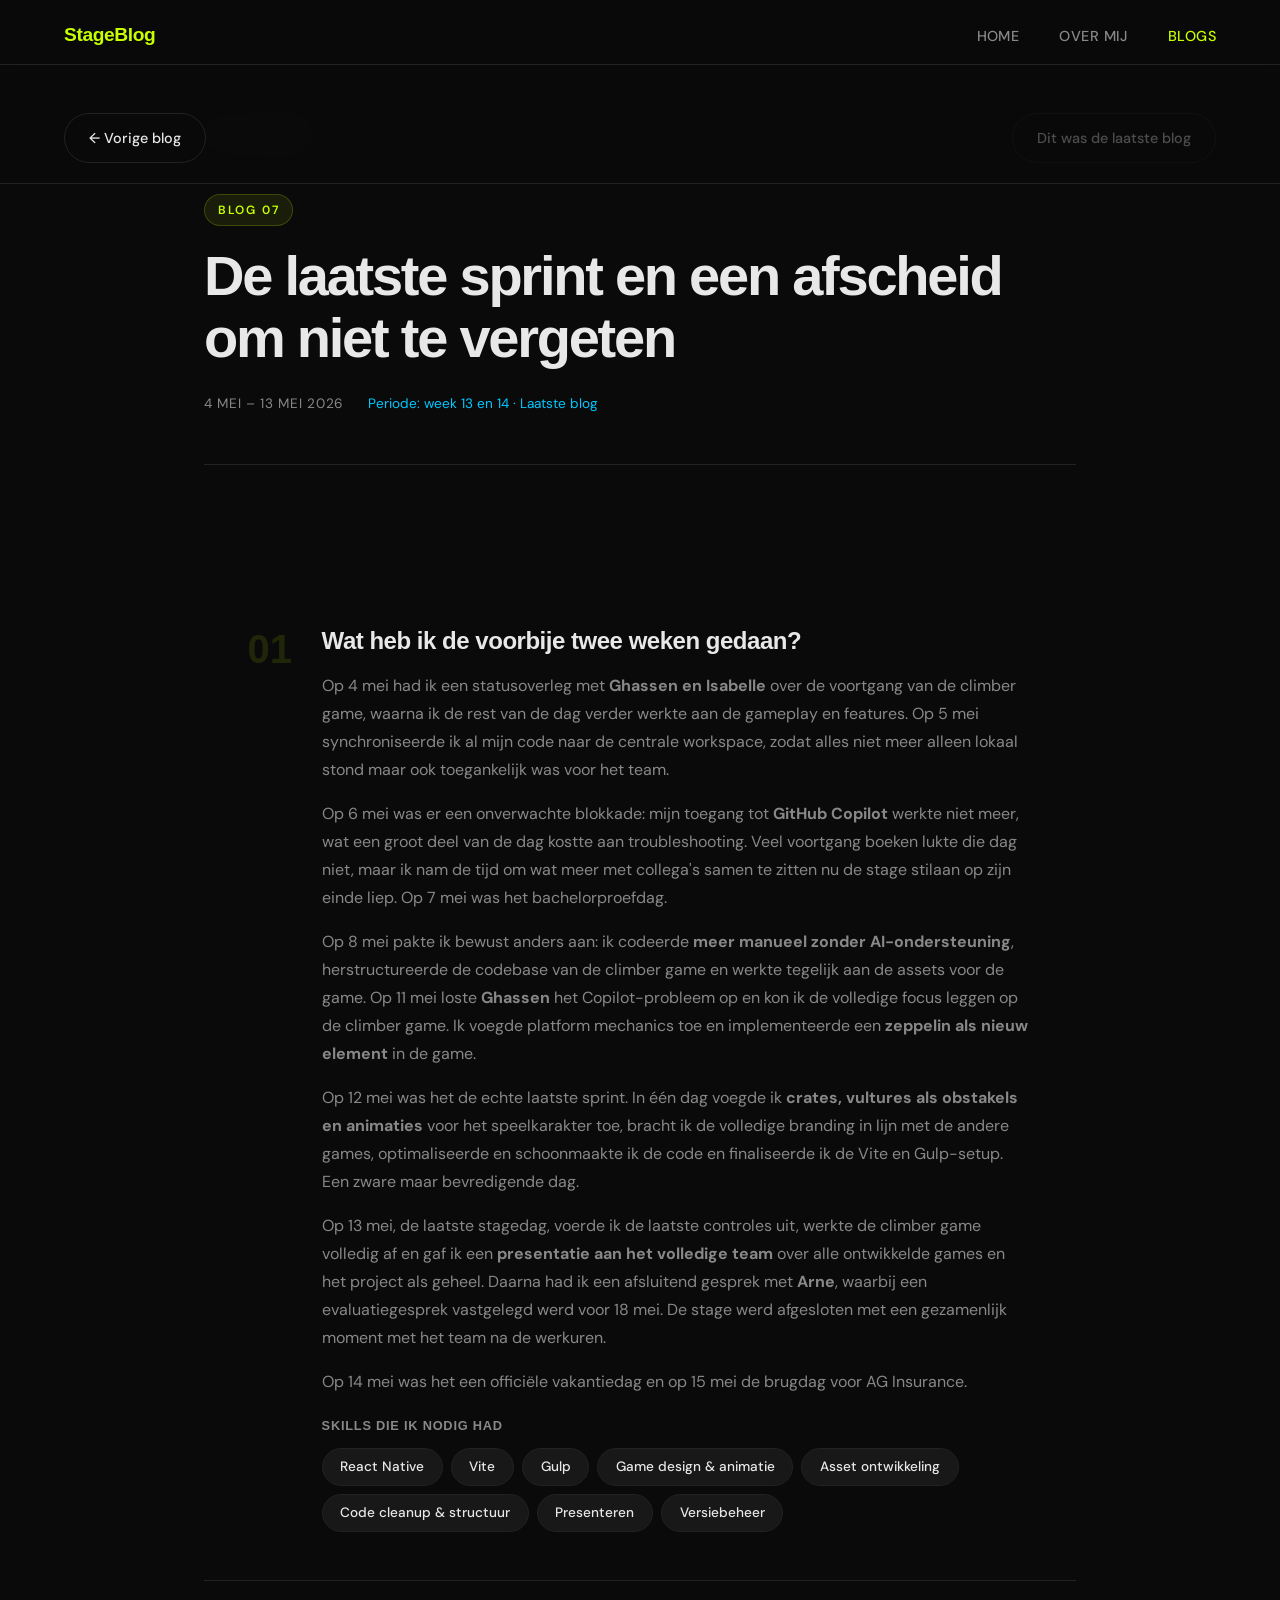
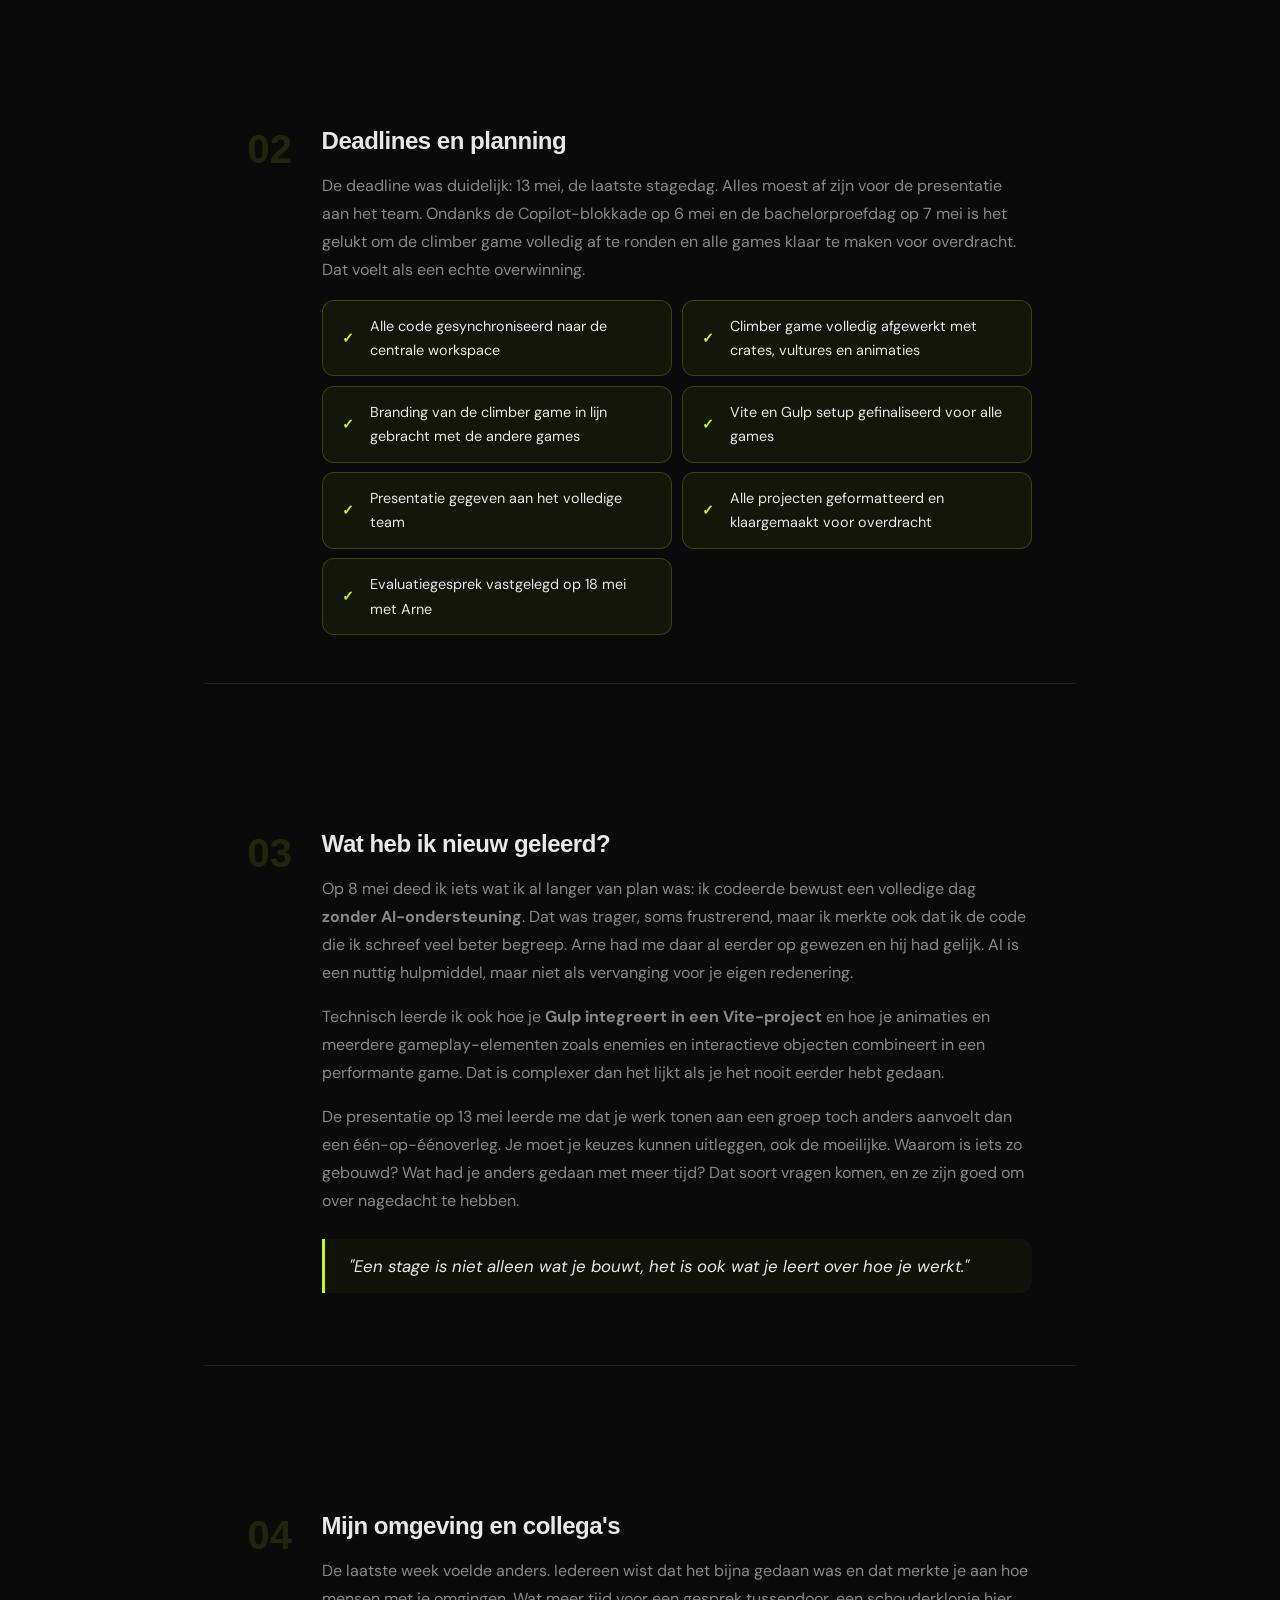
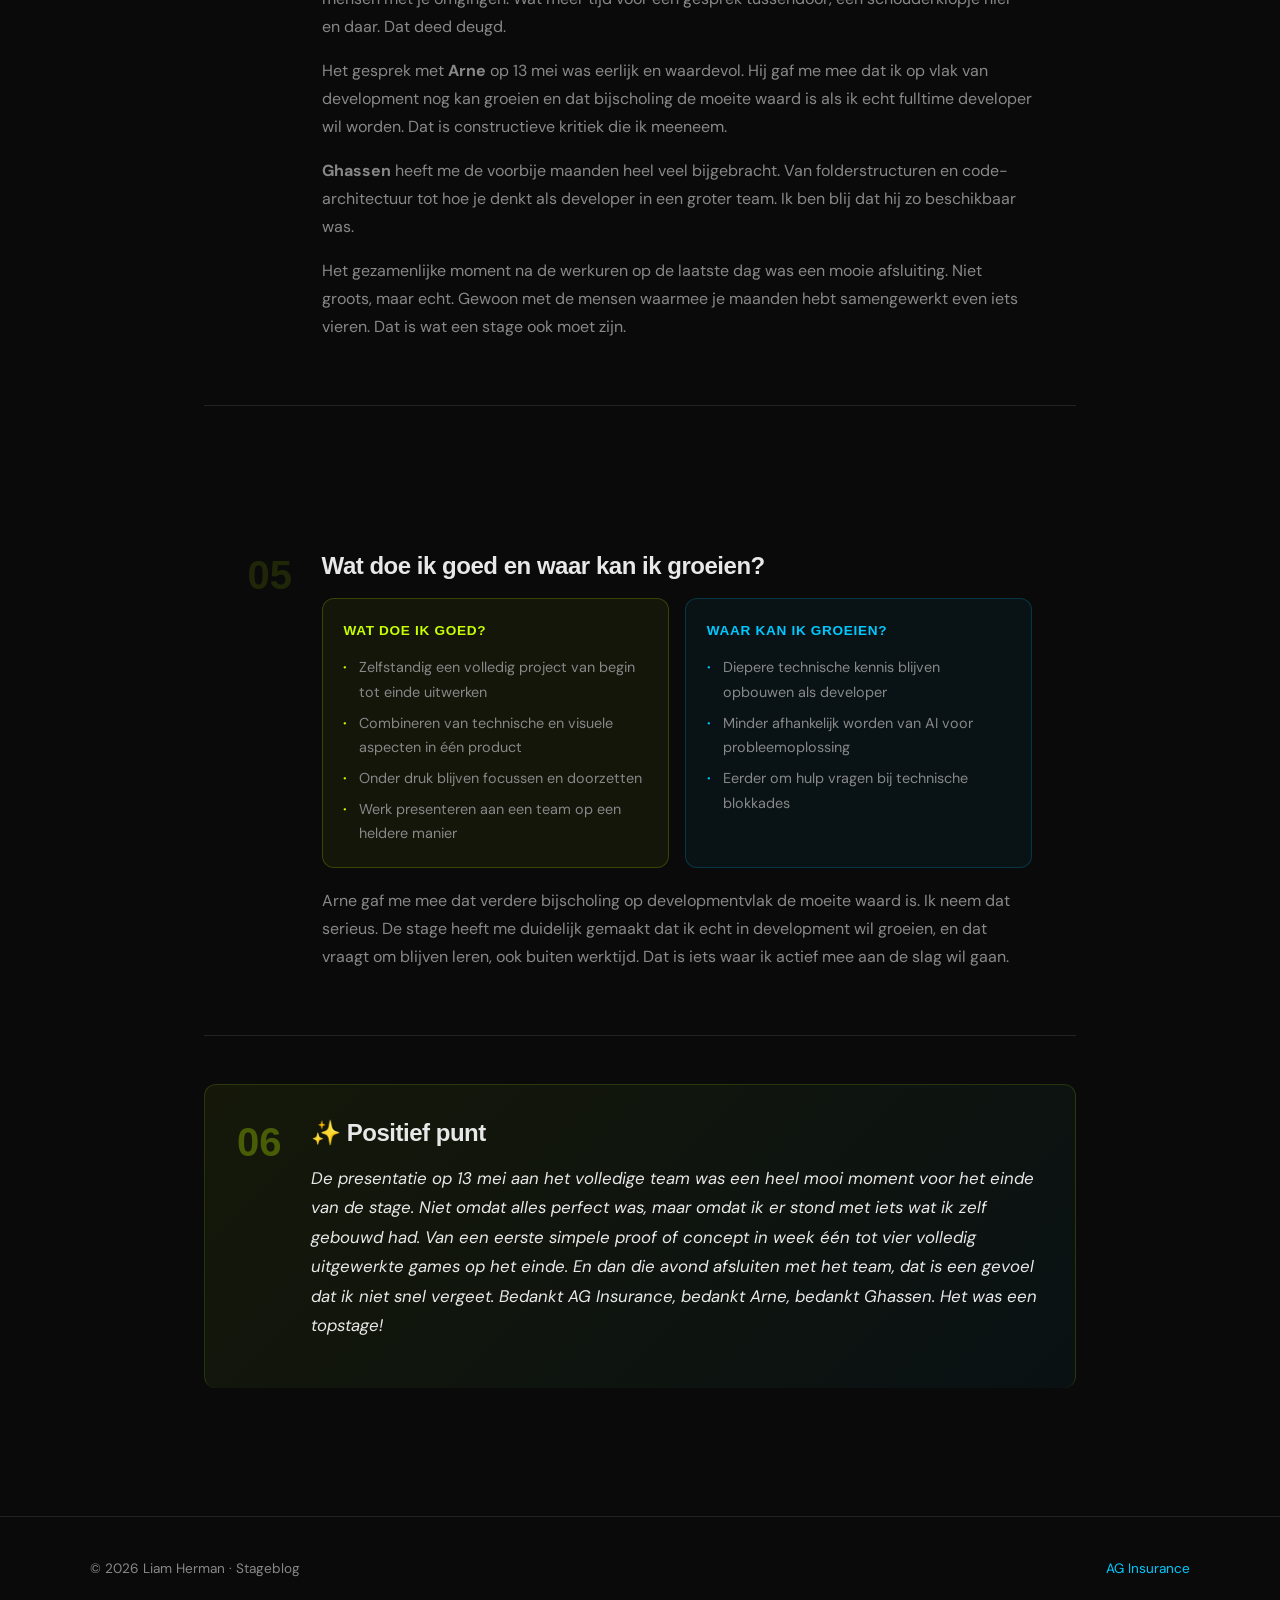
<file: blogs/blog7.html>
<!DOCTYPE html>
<html lang="nl">
<head>
  <meta charset="UTF-8" />
  <meta name="viewport" content="width=device-width, initial-scale=1.0"/>
  <title>Blog 7 – Liam Herman</title>
  <link rel="preconnect" href="https://fonts.googleapis.com">
  <link href="https://fonts.googleapis.com/css2?family=Syne:wght@400;600;700;800&family=DM+Sans:ital,wght@0,300;0,400;0,500;1,300&display=swap" rel="stylesheet">
  <link rel="stylesheet" href="../style.css">
  <link rel="stylesheet" href="../blog_post.css">
</head>
<body>

  <!-- NAV -->
  <nav>
    <a href="../index.html" class="nav-logo">StageBlog</a>
    <ul class="nav-links">
      <li><a href="../index.html">Home</a></li>
      <li><a href="../index.html#over-mij">Over mij</a></li>
      <li><a href="../index.html#blogs" class="active">Blogs</a></li>
    </ul>
    <button class="hamburger" id="hamburger" aria-label="Menu">
      <span></span><span></span><span></span>
    </button>
  </nav>

  <main class="post-wrapper">

    <a href="../index.html#blogs" class="back-link">← Alle blogs</a>

    <header class="post-header">
      <span class="blog-number">Blog 07</span>
      <h1 class="post-title">De laatste sprint en een afscheid om niet te vergeten</h1>
      <div class="post-meta">
        <span class="blog-date">4 mei – 13 mei 2026</span>
        <span class="post-period">Periode: week 13 en 14 · Laatste blog</span>
      </div>
    </header>

    <article class="post-content">

      <!-- 1. WAT HEB JE GEDAAN -->
      <section class="post-section">
        <div class="section-number">01</div>
        <div class="section-body">
          <h2>Wat heb ik de voorbije twee weken gedaan?</h2>
          <p>
            Op 4 mei had ik een statusoverleg met <strong>Ghassen en Isabelle</strong> over de voortgang van de climber game, waarna ik de rest van de dag verder werkte aan de gameplay en features. Op 5 mei synchroniseerde ik al mijn code naar de centrale workspace, zodat alles niet meer alleen lokaal stond maar ook toegankelijk was voor het team.
          </p>
          <p>
            Op 6 mei was er een onverwachte blokkade: mijn toegang tot <strong>GitHub Copilot</strong> werkte niet meer, wat een groot deel van de dag kostte aan troubleshooting. Veel voortgang boeken lukte die dag niet, maar ik nam de tijd om wat meer met collega's samen te zitten nu de stage stilaan op zijn einde liep. Op 7 mei was het bachelorproefdag.
          </p>
          <p>
            Op 8 mei pakte ik bewust anders aan: ik codeerde <strong>meer manueel zonder AI-ondersteuning</strong>, herstructureerde de codebase van de climber game en werkte tegelijk aan de assets voor de game. Op 11 mei loste <strong>Ghassen</strong> het Copilot-probleem op en kon ik de volledige focus leggen op de climber game. Ik voegde platform mechanics toe en implementeerde een <strong>zeppelin als nieuw element</strong> in de game.
          </p>
          <p>
            Op 12 mei was het de echte laatste sprint. In één dag voegde ik <strong>crates, vultures als obstakels en animaties</strong> voor het speelkarakter toe, bracht ik de volledige branding in lijn met de andere games, optimaliseerde en schoonmaakte ik de code en finaliseerde ik de Vite en Gulp-setup. Een zware maar bevredigende dag.
          </p>
          <p>
            Op 13 mei, de laatste stagedag, voerde ik de laatste controles uit, werkte de climber game volledig af en gaf ik een <strong>presentatie aan het volledige team</strong> over alle ontwikkelde games en het project als geheel. Daarna had ik een afsluitend gesprek met <strong>Arne</strong>, waarbij een evaluatiegesprek vastgelegd werd voor 18 mei. De stage werd afgesloten met een gezamenlijk moment met het team na de werkuren.
          </p>
          <p>
            Op 14 mei was het een officiële vakantiedag en op 15 mei de brugdag voor AG Insurance.
          </p>

          <h3>Skills die ik nodig had</h3>
          <div class="skill-tags">
            <span class="skill-tag">React Native</span>
            <span class="skill-tag">Vite</span>
            <span class="skill-tag">Gulp</span>
            <span class="skill-tag">Game design & animatie</span>
            <span class="skill-tag">Asset ontwikkeling</span>
            <span class="skill-tag">Code cleanup & structuur</span>
            <span class="skill-tag">Presenteren</span>
            <span class="skill-tag">Versiebeheer</span>
          </div>
        </div>
      </section>

      <!-- 2. DEADLINES -->
      <section class="post-section">
        <div class="section-number">02</div>
        <div class="section-body">
          <h2>Deadlines en planning</h2>
          <p>
            De deadline was duidelijk: 13 mei, de laatste stagedag. Alles moest af zijn voor de presentatie aan het team. Ondanks de Copilot-blokkade op 6 mei en de bachelorproefdag op 7 mei is het gelukt om de climber game volledig af te ronden en alle games klaar te maken voor overdracht. Dat voelt als een echte overwinning.
          </p>
          <div class="planning-block">
            <div class="planning-item done">
              <span class="planning-icon">✓</span>
              <span>Alle code gesynchroniseerd naar de centrale workspace</span>
            </div>
            <div class="planning-item done">
              <span class="planning-icon">✓</span>
              <span>Climber game volledig afgewerkt met crates, vultures en animaties</span>
            </div>
            <div class="planning-item done">
              <span class="planning-icon">✓</span>
              <span>Branding van de climber game in lijn gebracht met de andere games</span>
            </div>
            <div class="planning-item done">
              <span class="planning-icon">✓</span>
              <span>Vite en Gulp setup gefinaliseerd voor alle games</span>
            </div>
            <div class="planning-item done">
              <span class="planning-icon">✓</span>
              <span>Presentatie gegeven aan het volledige team</span>
            </div>
            <div class="planning-item done">
              <span class="planning-icon">✓</span>
              <span>Alle projecten geformatteerd en klaargemaakt voor overdracht</span>
            </div>
            <div class="planning-item done">
              <span class="planning-icon">✓</span>
              <span>Evaluatiegesprek vastgelegd op 18 mei met Arne</span>
            </div>
          </div>
        </div>
      </section>

      <!-- 3. NIEUW GELEERD -->
      <section class="post-section">
        <div class="section-number">03</div>
        <div class="section-body">
          <h2>Wat heb ik nieuw geleerd?</h2>
          <p>
            Op 8 mei deed ik iets wat ik al langer van plan was: ik codeerde bewust een volledige dag <strong>zonder AI-ondersteuning</strong>. Dat was trager, soms frustrerend, maar ik merkte ook dat ik de code die ik schreef veel beter begreep. Arne had me daar al eerder op gewezen en hij had gelijk. AI is een nuttig hulpmiddel, maar niet als vervanging voor je eigen redenering.
          </p>
          <p>
            Technisch leerde ik ook hoe je <strong>Gulp integreert in een Vite-project</strong> en hoe je animaties en meerdere gameplay-elementen zoals enemies en interactieve objecten combineert in een performante game. Dat is complexer dan het lijkt als je het nooit eerder hebt gedaan.
          </p>
          <p>
            De presentatie op 13 mei leerde me dat je werk tonen aan een groep toch anders aanvoelt dan een één-op-éénoverleg. Je moet je keuzes kunnen uitleggen, ook de moeilijke. Waarom is iets zo gebouwd? Wat had je anders gedaan met meer tijd? Dat soort vragen komen, en ze zijn goed om over nagedacht te hebben.
          </p>
          <blockquote class="post-quote">
            "Een stage is niet alleen wat je bouwt, het is ook wat je leert over hoe je werkt."
          </blockquote>
        </div>
      </section>

      <!-- 4. OMGEVING & COLLEGA'S -->
      <section class="post-section">
        <div class="section-number">04</div>
        <div class="section-body">
          <h2>Mijn omgeving en collega's</h2>
          <p>
            De laatste week voelde anders. Iedereen wist dat het bijna gedaan was en dat merkte je aan hoe mensen met je omgingen. Wat meer tijd voor een gesprek tussendoor, een schouderklopje hier en daar. Dat deed deugd.
          </p>
          <p>
            Het gesprek met <strong>Arne</strong> op 13 mei was eerlijk en waardevol. Hij gaf me mee dat ik op vlak van development nog kan groeien en dat bijscholing de moeite waard is als ik echt fulltime developer wil worden. Dat is constructieve kritiek die ik meeneem.
          </p>
          <p>
            <strong>Ghassen</strong> heeft me de voorbije maanden heel veel bijgebracht. Van folderstructuren en code-architectuur tot hoe je denkt als developer in een groter team. Ik ben blij dat hij zo beschikbaar was.
          </p>
          <p>
            Het gezamenlijke moment na de werkuren op de laatste dag was een mooie afsluiting. Niet groots, maar echt. Gewoon met de mensen waarmee je maanden hebt samengewerkt even iets vieren. Dat is wat een stage ook moet zijn.
          </p>
        </div>
      </section>

      <!-- 5. GROEI & REFLECTIE -->
      <section class="post-section">
        <div class="section-number">05</div>
        <div class="section-body">
          <h2>Wat doe ik goed en waar kan ik groeien?</h2>
          <div class="strengths-grid">
            <div class="strength-card good">
              <h4>Wat doe ik goed?</h4>
              <ul>
                <li>Zelfstandig een volledig project van begin tot einde uitwerken</li>
                <li>Combineren van technische en visuele aspecten in één product</li>
                <li>Onder druk blijven focussen en doorzetten</li>
                <li>Werk presenteren aan een team op een heldere manier</li>
              </ul>
            </div>
            <div class="strength-card grow">
              <h4>Waar kan ik groeien?</h4>
              <ul>
                <li>Diepere technische kennis blijven opbouwen als developer</li>
                <li>Minder afhankelijk worden van AI voor probleemoplossing</li>
                <li>Eerder om hulp vragen bij technische blokkades</li>
              </ul>
            </div>
          </div>
          <p style="margin-top: 1.2rem;">
            Arne gaf me mee dat verdere bijscholing op developmentvlak de moeite waard is. Ik neem dat serieus. De stage heeft me duidelijk gemaakt dat ik echt in development wil groeien, en dat vraagt om blijven leren, ook buiten werktijd. Dat is iets waar ik actief mee aan de slag wil gaan.
          </p>
        </div>
      </section>

      <!-- 6. POSITIEF PUNT -->
      <section class="post-section highlight-section">
        <div class="section-number">06</div>
        <div class="section-body">
          <h2>✨ Positief punt</h2>
          <p class="positive-note">
            De presentatie op 13 mei aan het volledige team was een heel mooi moment voor het einde van de stage. Niet omdat alles perfect was, maar omdat ik er stond met iets wat ik zelf gebouwd had. Van een eerste simpele proof of concept in week één tot vier volledig uitgewerkte games op het einde. En dan die avond afsluiten met het team, dat is een gevoel dat ik niet snel vergeet. Bedankt AG Insurance, bedankt Arne, bedankt Ghassen. Het was een topstage!
          </p>
        </div>
      </section>

    </article>

    <nav class="post-nav">
      <a href="blog6.html" class="post-nav-btn">← Vorige blog</a>
      <a href="#" class="post-nav-btn disabled">Dit was de laatste blog</a>
    </nav>

  </main>

  <footer>
    <div class="footer-inner">
      <p>© <span id="year"></span> Liam Herman · Stageblog</p>
      <p><a href="https://www.aginsurance.be" target="_blank">AG Insurance</a></p>
    </div>
  </footer>

  <script src="../script.js"></script>
</body>
</html>
</file>
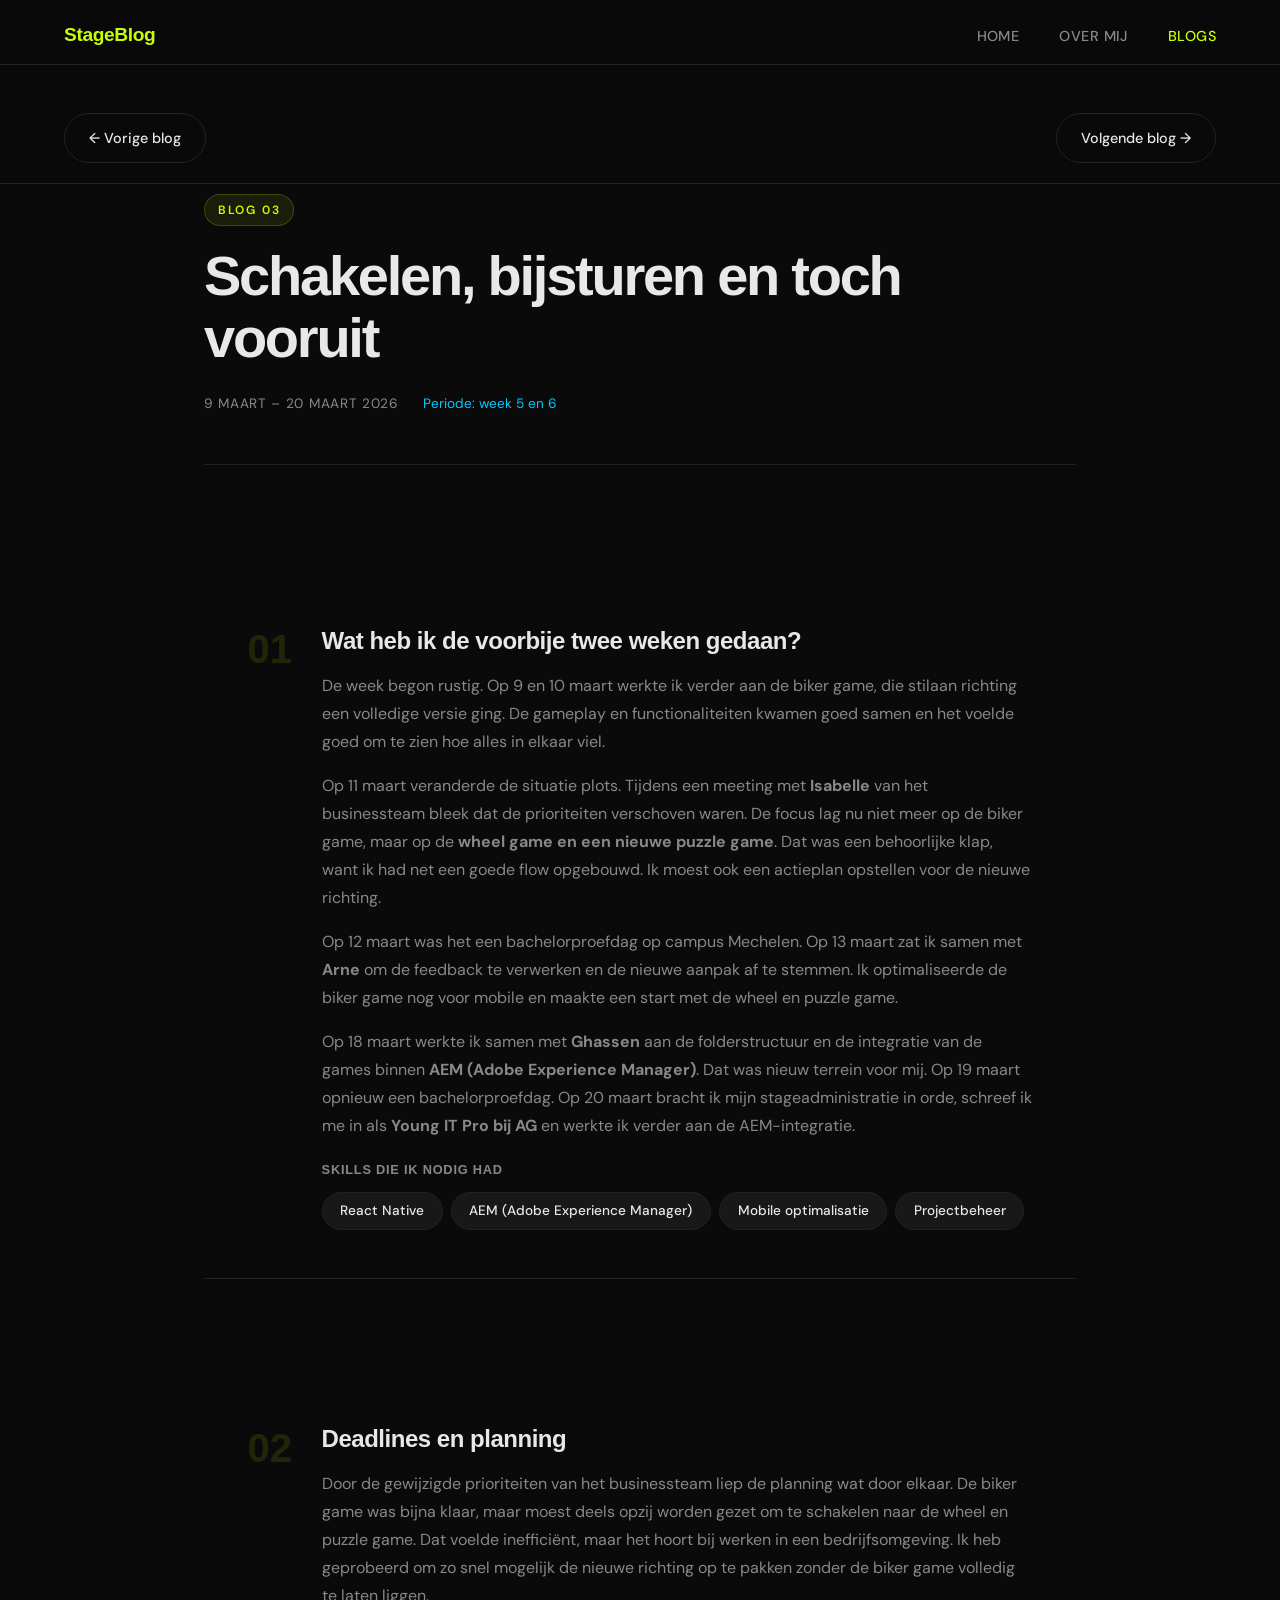
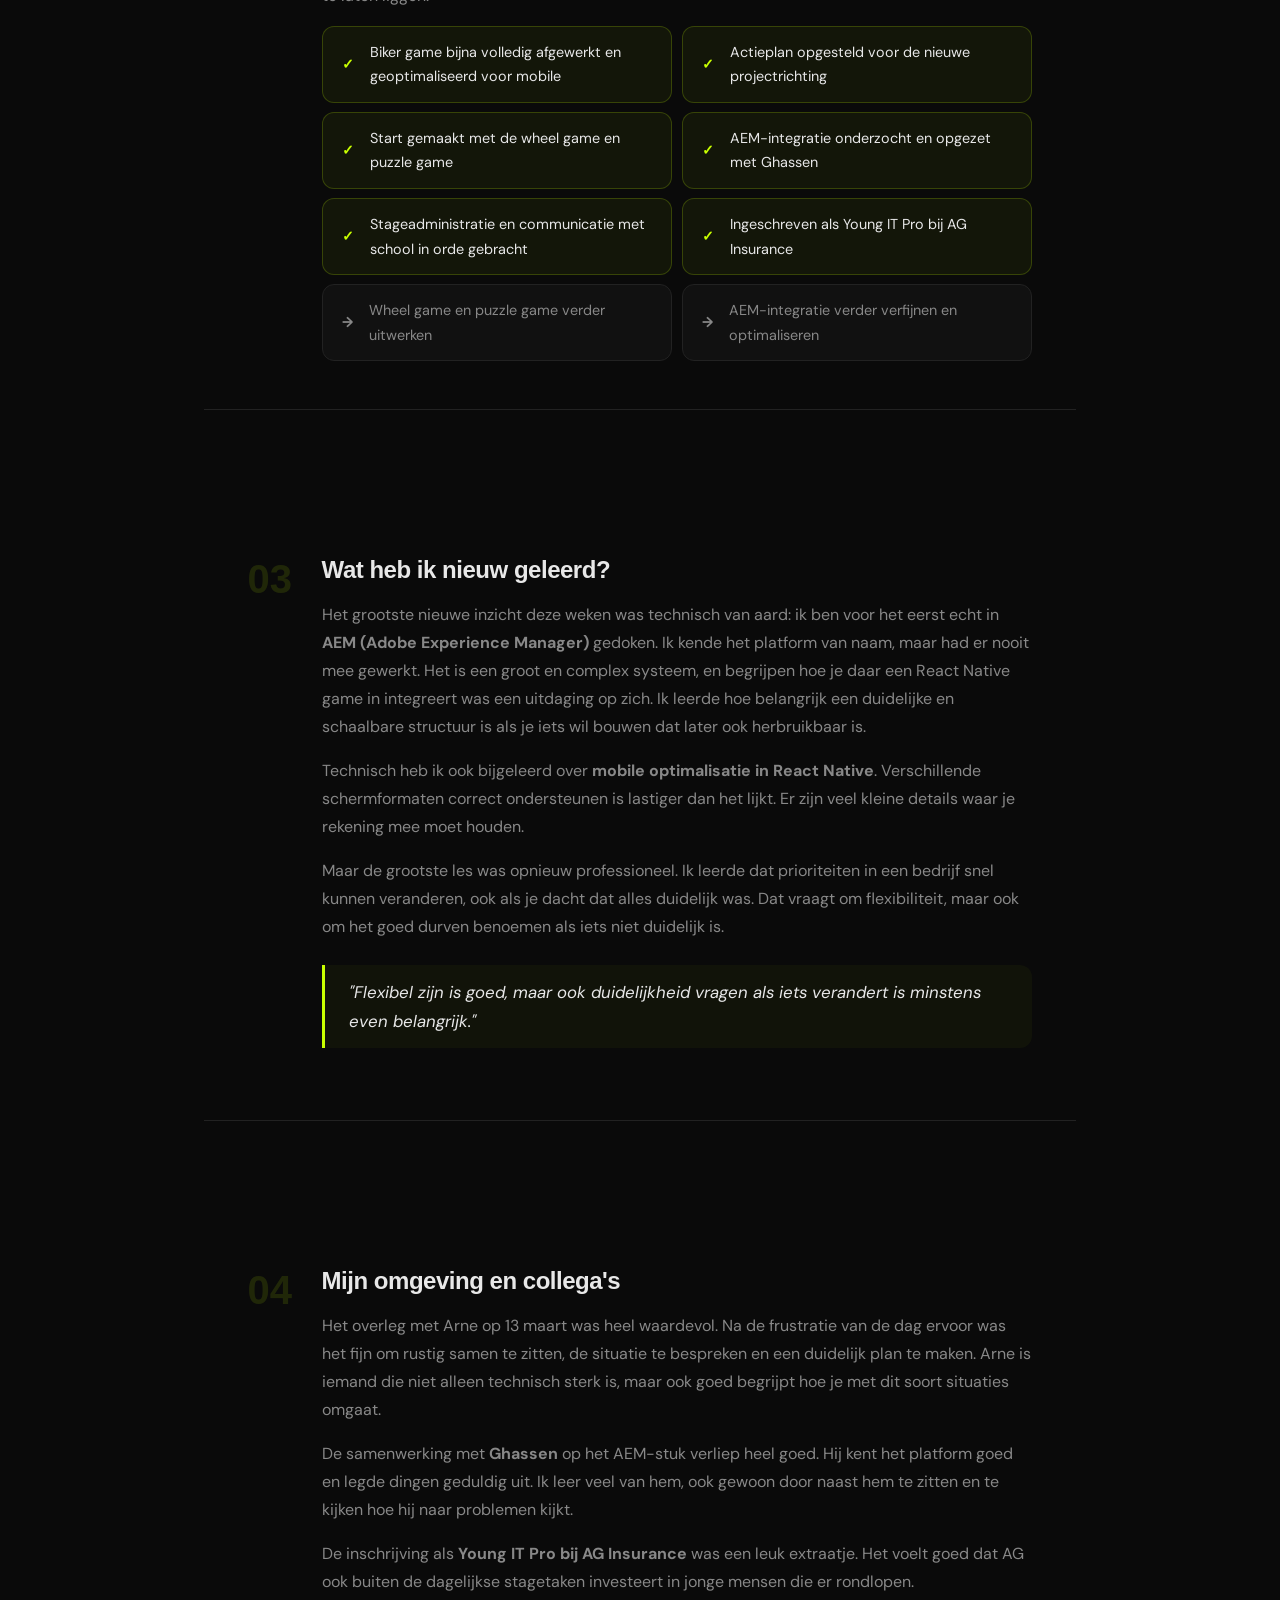
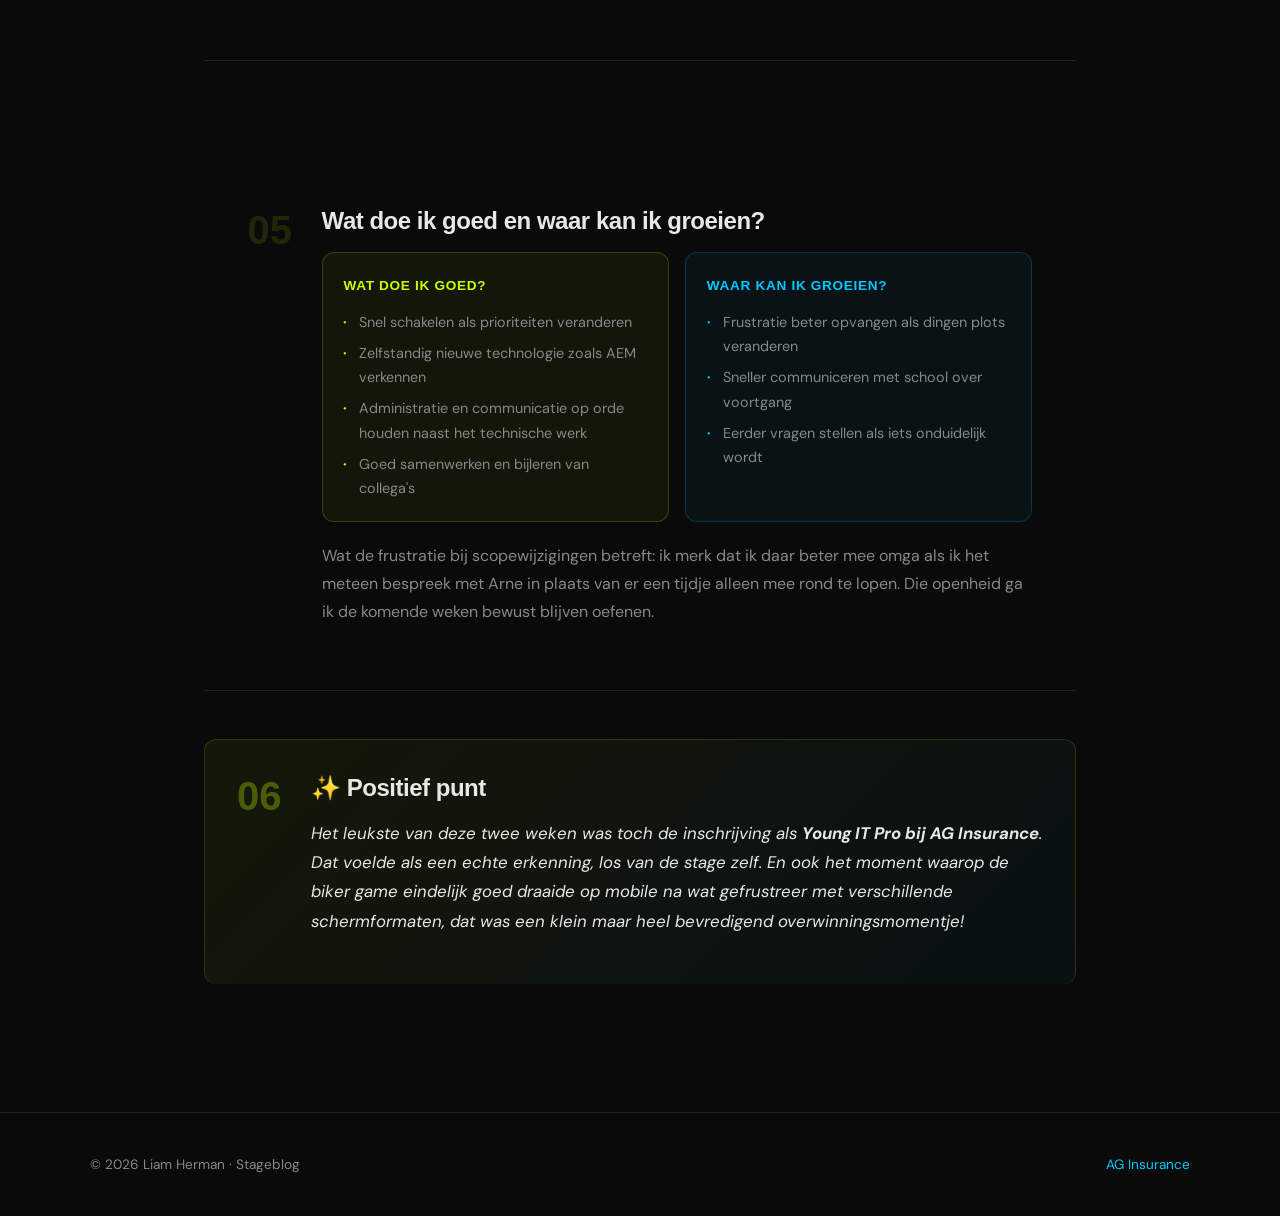
<file: OneDrive/Documents/stage_blog/blogs/blog3.html>
<!DOCTYPE html>
<html lang="nl">
<head>
  <meta charset="UTF-8" />
  <meta name="viewport" content="width=device-width, initial-scale=1.0"/>
  <title>Blog 3 – Liam Herman</title>
  <link rel="preconnect" href="https://fonts.googleapis.com">
  <link href="https://fonts.googleapis.com/css2?family=Syne:wght@400;600;700;800&family=DM+Sans:ital,wght@0,300;0,400;0,500;1,300&display=swap" rel="stylesheet">
  <link rel="stylesheet" href="../style.css">
  <link rel="stylesheet" href="../blog_post.css">
</head>
<body>

  <!-- NAV -->
  <nav>
    <a href="../index.html" class="nav-logo">StageBlog</a>
    <ul class="nav-links">
      <li><a href="../index.html">Home</a></li>
      <li><a href="../index.html#over-mij">Over mij</a></li>
      <li><a href="../index.html#blogs" class="active">Blogs</a></li>
    </ul>
    <button class="hamburger" id="hamburger" aria-label="Menu">
      <span></span><span></span><span></span>
    </button>
  </nav>

  <main class="post-wrapper">

    <a href="../index.html#blogs" class="back-link">← Alle blogs</a>

    <header class="post-header">
      <span class="blog-number">Blog 03</span>
      <h1 class="post-title">Schakelen, bijsturen en toch vooruit</h1>
      <div class="post-meta">
        <span class="blog-date">9 maart – 20 maart 2026</span>
        <span class="post-period">Periode: week 5 en 6</span>
      </div>
    </header>

    <article class="post-content">

      <!-- 1. WAT HEB JE GEDAAN -->
      <section class="post-section">
        <div class="section-number">01</div>
        <div class="section-body">
          <h2>Wat heb ik de voorbije twee weken gedaan?</h2>
          <p>
            De week begon rustig. Op 9 en 10 maart werkte ik verder aan de biker game, die stilaan richting een volledige versie ging. De gameplay en functionaliteiten kwamen goed samen en het voelde goed om te zien hoe alles in elkaar viel.
          </p>
          <p>
            Op 11 maart veranderde de situatie plots. Tijdens een meeting met <strong>Isabelle</strong> van het businessteam bleek dat de prioriteiten verschoven waren. De focus lag nu niet meer op de biker game, maar op de <strong>wheel game en een nieuwe puzzle game</strong>. Dat was een behoorlijke klap, want ik had net een goede flow opgebouwd. Ik moest ook een actieplan opstellen voor de nieuwe richting.
          </p>
          <p>
            Op 12 maart was het een bachelorproefdag op campus Mechelen. Op 13 maart zat ik samen met <strong>Arne</strong> om de feedback te verwerken en de nieuwe aanpak af te stemmen. Ik optimaliseerde de biker game nog voor mobile en maakte een start met de wheel en puzzle game.
          </p>
          <p>
            Op 18 maart werkte ik samen met <strong>Ghassen</strong> aan de folderstructuur en de integratie van de games binnen <strong>AEM (Adobe Experience Manager)</strong>. Dat was nieuw terrein voor mij. Op 19 maart opnieuw een bachelorproefdag. Op 20 maart bracht ik mijn stageadministratie in orde, schreef ik me in als <strong>Young IT Pro bij AG</strong> en werkte ik verder aan de AEM-integratie.
          </p>

          <h3>Skills die ik nodig had</h3>
          <div class="skill-tags">
            <span class="skill-tag">React Native</span>
            <span class="skill-tag">AEM (Adobe Experience Manager)</span>
            <span class="skill-tag">Mobile optimalisatie</span>
            <span class="skill-tag">Projectbeheer</span>
          </div>
        </div>
      </section>

      <!-- 2. DEADLINES -->
      <section class="post-section">
        <div class="section-number">02</div>
        <div class="section-body">
          <h2>Deadlines en planning</h2>
          <p>
            Door de gewijzigde prioriteiten van het businessteam liep de planning wat door elkaar. De biker game was bijna klaar, maar moest deels opzij worden gezet om te schakelen naar de wheel en puzzle game. Dat voelde inefficiënt, maar het hoort bij werken in een bedrijfsomgeving. Ik heb geprobeerd om zo snel mogelijk de nieuwe richting op te pakken zonder de biker game volledig te laten liggen.
          </p>
          <div class="planning-block">
            <div class="planning-item done">
              <span class="planning-icon">✓</span>
              <span>Biker game bijna volledig afgewerkt en geoptimaliseerd voor mobile</span>
            </div>
            <div class="planning-item done">
              <span class="planning-icon">✓</span>
              <span>Actieplan opgesteld voor de nieuwe projectrichting</span>
            </div>
            <div class="planning-item done">
              <span class="planning-icon">✓</span>
              <span>Start gemaakt met de wheel game en puzzle game</span>
            </div>
            <div class="planning-item done">
              <span class="planning-icon">✓</span>
              <span>AEM-integratie onderzocht en opgezet met Ghassen</span>
            </div>
            <div class="planning-item done">
              <span class="planning-icon">✓</span>
              <span>Stageadministratie en communicatie met school in orde gebracht</span>
            </div>
            <div class="planning-item done">
              <span class="planning-icon">✓</span>
              <span>Ingeschreven als Young IT Pro bij AG Insurance</span>
            </div>
            <div class="planning-item upcoming">
              <span class="planning-icon">→</span>
              <span>Wheel game en puzzle game verder uitwerken</span>
            </div>
            <div class="planning-item upcoming">
              <span class="planning-icon">→</span>
              <span>AEM-integratie verder verfijnen en optimaliseren</span>
            </div>
          </div>
        </div>
      </section>

      <!-- 3. NIEUW GELEERD -->
      <section class="post-section">
        <div class="section-number">03</div>
        <div class="section-body">
          <h2>Wat heb ik nieuw geleerd?</h2>
          <p>
            Het grootste nieuwe inzicht deze weken was technisch van aard: ik ben voor het eerst echt in <strong>AEM (Adobe Experience Manager)</strong> gedoken. Ik kende het platform van naam, maar had er nooit mee gewerkt. Het is een groot en complex systeem, en begrijpen hoe je daar een React Native game in integreert was een uitdaging op zich. Ik leerde hoe belangrijk een duidelijke en schaalbare structuur is als je iets wil bouwen dat later ook herbruikbaar is.
          </p>
          <p>
            Technisch heb ik ook bijgeleerd over <strong>mobile optimalisatie in React Native</strong>. Verschillende schermformaten correct ondersteunen is lastiger dan het lijkt. Er zijn veel kleine details waar je rekening mee moet houden.
          </p>
          <p>
            Maar de grootste les was opnieuw professioneel. Ik leerde dat prioriteiten in een bedrijf snel kunnen veranderen, ook als je dacht dat alles duidelijk was. Dat vraagt om flexibiliteit, maar ook om het goed durven benoemen als iets niet duidelijk is.
          </p>
          <blockquote class="post-quote">
            "Flexibel zijn is goed, maar ook duidelijkheid vragen als iets verandert is minstens even belangrijk."
          </blockquote>
        </div>
      </section>

      <!-- 4. OMGEVING & COLLEGA'S -->
      <section class="post-section">
        <div class="section-number">04</div>
        <div class="section-body">
          <h2>Mijn omgeving en collega's</h2>
          <p>
            Het overleg met Arne op 13 maart was heel waardevol. Na de frustratie van de dag ervoor was het fijn om rustig samen te zitten, de situatie te bespreken en een duidelijk plan te maken. Arne is iemand die niet alleen technisch sterk is, maar ook goed begrijpt hoe je met dit soort situaties omgaat.
          </p>
          <p>
            De samenwerking met <strong>Ghassen</strong> op het AEM-stuk verliep heel goed. Hij kent het platform goed en legde dingen geduldig uit. Ik leer veel van hem, ook gewoon door naast hem te zitten en te kijken hoe hij naar problemen kijkt.
          </p>
          <p>
            De inschrijving als <strong>Young IT Pro bij AG Insurance</strong> was een leuk extraatje. Het voelt goed dat AG ook buiten de dagelijkse stagetaken investeert in jonge mensen die er rondlopen.
          </p>
        </div>
      </section>

      <!-- 5. GROEI & REFLECTIE -->
      <section class="post-section">
        <div class="section-number">05</div>
        <div class="section-body">
          <h2>Wat doe ik goed en waar kan ik groeien?</h2>
          <div class="strengths-grid">
            <div class="strength-card good">
              <h4>Wat doe ik goed?</h4>
              <ul>
                <li>Snel schakelen als prioriteiten veranderen</li>
                <li>Zelfstandig nieuwe technologie zoals AEM verkennen</li>
                <li>Administratie en communicatie op orde houden naast het technische werk</li>
                <li>Goed samenwerken en bijleren van collega's</li>
              </ul>
            </div>
            <div class="strength-card grow">
              <h4>Waar kan ik groeien?</h4>
              <ul>
                <li>Frustratie beter opvangen als dingen plots veranderen</li>
                <li>Sneller communiceren met school over voortgang</li>
                <li>Eerder vragen stellen als iets onduidelijk wordt</li>
              </ul>
            </div>
          </div>
          <p style="margin-top: 1.2rem;">
            Wat de frustratie bij scopewijzigingen betreft: ik merk dat ik daar beter mee omga als ik het meteen bespreek met Arne in plaats van er een tijdje alleen mee rond te lopen. Die openheid ga ik de komende weken bewust blijven oefenen.
          </p>
        </div>
      </section>

      <!-- 6. POSITIEF PUNT -->
      <section class="post-section highlight-section">
        <div class="section-number">06</div>
        <div class="section-body">
          <h2>✨ Positief punt</h2>
          <p class="positive-note">
            Het leukste van deze twee weken was toch de inschrijving als <strong>Young IT Pro bij AG Insurance</strong>. Dat voelde als een echte erkenning, los van de stage zelf. En ook het moment waarop de biker game eindelijk goed draaide op mobile na wat gefrustreer met verschillende schermformaten, dat was een klein maar heel bevredigend overwinningsmomentje!
          </p>
        </div>
      </section>

    </article>

    <nav class="post-nav">
      <a href="blog2.html" class="post-nav-btn">← Vorige blog</a>
      <a href="blog4.html" class="post-nav-btn">Volgende blog →</a>
    </nav>

  </main>

  <footer>
    <div class="footer-inner">
      <p>© <span id="year"></span> Liam Herman · Stageblog</p>
      <p><a href="https://www.aginsurance.be" target="_blank">AG Insurance</a></p>
    </div>
  </footer>

  <script src="../script.js"></script>
</body>
</html>
</file>
<file: style.css>
/* ─── RESET & VARIABLES ─── */
*, *::before, *::after { box-sizing: border-box; margin: 0; padding: 0; }

:root {
  --bg:        #0a0a0a;
  --surface:   #111111;
  --surface2:  #181818;
  --border:    #222222;
  --text:      #e8e8e8;
  --text-muted:#888888;
  --accent:    #c8ff00;
  --accent2:   #00c8ff;
  --font-head: 'Clash Display', sans-serif;
  --font-body: 'DM Sans', sans-serif;
  --radius:    12px;
  --max-w:     1100px;
}

html { scroll-behavior: smooth; }

body {
  background: var(--bg);
  color: var(--text);
  font-family: var(--font-body);
  font-size: 16px;
  line-height: 1.7;
  overflow-x: hidden;
}

a { color: inherit; text-decoration: none; }
img { display: block; max-width: 100%; }

/* ─── NAV ─── */
nav {
  position: fixed; top: 0; left: 0; right: 0; z-index: 100;
  display: flex; align-items: center; justify-content: space-between;
  padding: 1.2rem 5%;
  background: rgba(10,10,10,0.85);
  backdrop-filter: blur(16px);
  border-bottom: 1px solid var(--border);
}

.nav-logo {
  font-family: var(--font-head);
  font-weight: 800;
  font-size: 1.2rem;
  letter-spacing: -0.02em;
  color: var(--accent);
}

.nav-links {
  list-style: none;
  display: flex; gap: 2.5rem;
}

.nav-links a {
  font-size: 0.9rem;
  font-weight: 500;
  color: var(--text-muted);
  transition: color 0.2s;
  letter-spacing: 0.03em;
  text-transform: uppercase;
}

.nav-links a:hover,
.nav-links a.active { color: var(--accent); }

.hamburger {
  display: none;
  flex-direction: column; gap: 5px;
  background: none; border: none; cursor: pointer; padding: 4px;
}
.hamburger span {
  display: block; width: 24px; height: 2px;
  background: var(--text);
  transition: 0.3s;
}
.hamburger.open span:nth-child(1) { transform: translateY(7px) rotate(45deg); }
.hamburger.open span:nth-child(2) { opacity: 0; }
.hamburger.open span:nth-child(3) { transform: translateY(-7px) rotate(-45deg); }

/* ─── HERO ─── */
.hero {
  min-height: 100vh;
  display: flex; align-items: center;
  padding: 120px 5% 80px;
  position: relative;
  overflow: hidden;
  gap: 4rem;
}

.hero-bg-text {
  position: absolute;
  right: -2%;
  top: 50%;
  transform: translateY(-50%);
  font-family: var(--font-head);
  font-weight: 800;
  font-size: clamp(8rem, 20vw, 18rem);
  color: transparent;
  -webkit-text-stroke: 1px rgba(200,255,0,0.06);
  pointer-events: none;
  user-select: none;
  letter-spacing: -0.05em;
  white-space: nowrap;
}

.hero-content {
  flex: 1;
  animation: fadeUp 0.8s ease both;
}

.hero-tag {
  display: inline-block;
  background: rgba(200,255,0,0.1);
  color: var(--accent);
  font-size: 0.75rem;
  font-weight: 600;
  letter-spacing: 0.1em;
  text-transform: uppercase;
  padding: 0.35rem 0.9rem;
  border-radius: 100px;
  border: 1px solid rgba(200,255,0,0.2);
  margin-bottom: 1.5rem;
}

.hero h1 {
  font-family: var(--font-head);
  font-size: clamp(2.8rem, 6vw, 5rem);
  font-weight: 800;
  line-height: 1.05;
  letter-spacing: -0.04em;
  margin-bottom: 1.2rem;
}

.accent { color: var(--accent); }

.hero-sub {
  font-size: 1.1rem;
  color: var(--text-muted);
  margin-bottom: 2.5rem;
}

.company-link {
  color: var(--accent2);
  font-weight: 500;
  transition: opacity 0.2s;
}
.company-link:hover { opacity: 0.75; }

.btn-primary {
  display: inline-block;
  background: var(--accent);
  color: #000;
  font-family: var(--font-head);
  font-weight: 700;
  font-size: 0.95rem;
  padding: 0.85rem 2rem;
  border-radius: 100px;
  letter-spacing: 0.02em;
  transition: transform 0.2s, box-shadow 0.2s;
}
.btn-primary:hover {
  transform: translateY(-2px);
  box-shadow: 0 8px 30px rgba(200,255,0,0.25);
}

.hero-photo {
  flex-shrink: 0;
  animation: fadeUp 0.8s 0.2s ease both;
}

.photo-frame {
  width: clamp(200px, 22vw, 300px);
  height: clamp(200px, 22vw, 300px);
  border-radius: 50%;
  overflow: hidden;
  border: 3px solid var(--border);
  position: relative;
  background: var(--surface2);
}

.photo-frame img {
  width: 100%; height: 100%;
  object-fit: cover;
}

.photo-placeholder {
  display: none;
  position: absolute; inset: 0;
  align-items: center; justify-content: center;
  font-family: var(--font-head);
  font-weight: 800;
  font-size: 3rem;
  color: var(--accent);
  background-image: url("images/me.png");
  background-size: cover;
}

.photo-frame.no-photo .photo-placeholder { display: flex; }

/* ─── SECTION SHARED ─── */
section {
  padding: 6rem 5%;
  max-width: var(--max-w);
  margin: 0 auto;
}

.section-label {
  font-size: 0.75rem;
  font-weight: 600;
  letter-spacing: 0.15em;
  text-transform: uppercase;
  color: var(--accent);
  margin-bottom: 1.2rem;
}

/* ─── ABOUT ─── */
.about-section { border-top: 1px solid var(--border); }

.about-grid {
  display: grid;
  grid-template-columns: 1fr 1fr;
  gap: 4rem;
  align-items: start;
  margin-top: 2rem;
}

.about-text h2 {
  font-family: var(--font-head);
  font-size: clamp(2rem, 4vw, 3rem);
  font-weight: 800;
  letter-spacing: -0.03em;
  margin-bottom: 1.2rem;
}

.about-text p {
  color: var(--text-muted);
  margin-bottom: 1rem;
}

.about-info {
  display: flex; flex-direction: column; gap: 0.75rem;
}

.info-card {
  background: var(--surface);
  border: 1px solid var(--border);
  border-radius: var(--radius);
  padding: 1rem 1.4rem;
  display: flex; justify-content: space-between; align-items: center;
  transition: border-color 0.2s;
}
.info-card:hover { border-color: var(--accent); }

.info-label {
  font-size: 0.8rem;
  text-transform: uppercase;
  letter-spacing: 0.08em;
  color: var(--text-muted);
}

.info-value {
  font-weight: 500;
  font-size: 0.95rem;
}
.info-value a { color: var(--accent2); }
.info-value a:hover { text-decoration: underline; }

/* ─── BLOGS ─── */
.blogs-section {
  border-top: 1px solid var(--border);
  max-width: var(--max-w);
  margin: 0 auto;
  padding: 6rem 5%;
}

.section-title {
  font-family: var(--font-head);
  font-size: clamp(2rem, 4vw, 3rem);
  font-weight: 800;
  letter-spacing: -0.03em;
  margin-bottom: 3rem;
}

.blog-grid {
  display: grid;
  grid-template-columns: repeat(auto-fill, minmax(320px, 1fr));
  gap: 1.5rem;
}

.blog-card {
  background: var(--surface);
  border: 1px solid var(--border);
  border-radius: var(--radius);
  padding: 2rem;
  display: flex; gap: 1.5rem;
  transition: border-color 0.25s, transform 0.25s, box-shadow 0.25s;
  cursor: pointer;
}

.blog-card:hover {
  border-color: var(--accent);
  transform: translateY(-4px);
  box-shadow: 0 12px 40px rgba(200,255,0,0.08);
}

.blog-card-number {
  font-family: var(--font-head);
  font-size: 2.5rem;
  font-weight: 800;
  color: rgba(200,255,0,0.15);
  line-height: 1;
  flex-shrink: 0;
  transition: color 0.25s;
}
.blog-card:hover .blog-card-number { color: rgba(200,255,0,0.35); }

.blog-card-content { flex: 1; }

.blog-date {
  font-size: 0.78rem;
  color: var(--text-muted);
  letter-spacing: 0.05em;
  text-transform: uppercase;
}

.blog-card-content h3 {
  font-family: var(--font-head);
  font-size: 1.15rem;
  font-weight: 700;
  margin: 0.4rem 0 0.6rem;
  letter-spacing: -0.02em;
  line-height: 1.3;
}

.blog-card-content p {
  font-size: 0.9rem;
  color: var(--text-muted);
  line-height: 1.6;
  margin-bottom: 1rem;
}

.blog-read {
  font-size: 0.85rem;
  font-weight: 600;
  color: var(--accent);
  letter-spacing: 0.02em;
}

/* ─── FOOTER ─── */
footer {
  border-top: 1px solid var(--border);
  padding: 2.5rem 5%;
}

.footer-inner {
  max-width: var(--max-w);
  margin: 0 auto;
  display: flex; justify-content: space-between; align-items: center;
  flex-wrap: wrap; gap: 0.5rem;
}

footer p {
  font-size: 0.85rem;
  color: var(--text-muted);
}

footer a { color: var(--accent2); }
footer a:hover { text-decoration: underline; }

/* ─── ANIMATIONS ─── */
@keyframes fadeUp {
  from { opacity: 0; transform: translateY(30px); }
  to   { opacity: 1; transform: translateY(0); }
}

/* ─── RESPONSIVE ─── */
@media (max-width: 768px) {
  .nav-links {
    display: none;
    position: fixed;
    top: 65px; left: 0; right: 0;
    background: var(--surface);
    flex-direction: column;
    gap: 0;
    border-bottom: 1px solid var(--border);
  }
  .nav-links.open { display: flex; }
  .nav-links li a {
    display: block;
    padding: 1.1rem 5%;
    border-bottom: 1px solid var(--border);
  }
  .hamburger { display: flex; }

  .hero { flex-direction: column; text-align: center; padding-top: 100px; }
  .hero-photo { order: -1; }
  .about-grid { grid-template-columns: 1fr; gap: 2rem; }
  .blog-grid { grid-template-columns: 1fr; }
  .footer-inner { flex-direction: column; text-align: center; }
}
</file>
<file: blog_post.css>
/* ─── BLOG POST STYLES ─── */

.post-wrapper {
  max-width: 1000px;
  margin: 0 auto;
  padding: 120px 5% 80px;
}

.back-link {
  display: inline-flex;
  align-items: center;
  gap: 0.5rem;
  font-size: 0.85rem;
  font-weight: 500;
  color: var(--text-muted);
  letter-spacing: 0.05em;
  text-transform: uppercase;
  margin-bottom: 3rem;
  transition: color 0.2s;
}
.back-link:hover { color: var(--accent); }

/* ─── POST HEADER ─── */
.post-header {
  margin-bottom: 4rem;
  padding-bottom: 3rem;
  border-bottom: 1px solid var(--border);
}

.blog-number {
  display: inline-block;
  font-size: 0.75rem;
  font-weight: 600;
  letter-spacing: 0.15em;
  text-transform: uppercase;
  color: var(--accent);
  background: rgba(200,255,0,0.08);
  border: 1px solid rgba(200,255,0,0.2);
  padding: 0.3rem 0.8rem;
  border-radius: 100px;
  margin-bottom: 1.2rem;
}

.post-title {
  font-family: var(--font-head);
  font-size: clamp(2rem, 5vw, 3.5rem);
  font-weight: 800;
  letter-spacing: -0.04em;
  line-height: 1.1;
  margin-bottom: 1.5rem;
}

.post-meta {
  display: flex;
  gap: 1.5rem;
  flex-wrap: wrap;
}

.post-meta span {
  font-size: 0.85rem;
  color: var(--text-muted);
}

.post-period {
  color: var(--accent2) !important;
}

/* ─── SECTIONS ─── */
.post-section {
  display: grid;
  grid-template-columns: 50px 1fr;
  gap: 1.5rem;
  margin-bottom: 3rem;
  padding-bottom: 3rem;
  border-bottom: 1px solid var(--border);
  animation: fadeUp 0.6s ease both;
}

.post-section:last-child { border-bottom: none; }

.section-number {
  font-family: var(--font-head);
  font-weight: 800;
  font-size: 2.5rem;
  color: rgba(200,255,0,0.12);
  line-height: 1;
  padding-top: 0.3rem;
}

.section-body h2 {
  font-family: var(--font-head);
  font-size: 1.5rem;
  font-weight: 700;
  letter-spacing: -0.02em;
  margin-bottom: 1rem;
  line-height: 1.3;
}

.section-body h3 {
  font-family: var(--font-head);
  font-size: 1rem;
  font-weight: 600;
  margin: 1.2rem 0 0.7rem;
  color: var(--text-muted);
  text-transform: uppercase;
  letter-spacing: 0.06em;
  font-size: 0.8rem;
}

.section-body p {
  color: var(--text-muted);
  line-height: 1.75;
  margin-bottom: 1rem;
}

/* ─── SKILL TAGS ─── */
.skill-tags {
  display: flex; flex-wrap: wrap; gap: 0.5rem;
  margin-top: 0.5rem;
}

.skill-tag {
  background: var(--surface2);
  border: 1px solid var(--border);
  border-radius: 100px;
  padding: 0.4rem 1.1rem;
  font-size: 0.85rem;
  font-weight: 500;
  color: var(--text);
  transition: border-color 0.2s, color 0.2s;
}
.skill-tag:hover { border-color: var(--accent); color: var(--accent); }

/* ─── CONTENT LIST ─── */
.content-list {
  list-style: none;
  margin: 1rem 0;
  display: flex; flex-direction: column; gap: 0.5rem;
}
.content-list li {
  padding-left: 1.4rem;
  position: relative;
  color: var(--text-muted);
  font-size: 0.95rem;
}
.content-list li::before {
  content: '→';
  position: absolute; left: 0;
  color: var(--accent);
  font-weight: 700;
}

/* ─── QUOTE ─── */
.post-quote {
  border-left: 3px solid var(--accent);
  padding: 0.8rem 1.5rem;
  margin: 1.5rem 0;
  font-style: italic;
  color: var(--text);
  font-size: 1.05rem;
  background: rgba(200,255,0,0.04);
  border-radius: 0 var(--radius) var(--radius) 0;
}

/* ─── PLANNING ─── */
.planning-block {
  margin-top: 1rem;
  display: grid;
  grid-template-columns: 1fr 1fr;
  gap: 0.6rem;
}

.planning-item {
  display: flex; align-items: center; gap: 1rem;
  padding: 0.8rem 1.2rem;
  border-radius: var(--radius);
  font-size: 0.9rem;
  border: 1px solid var(--border);
}

.planning-item.done {
  background: rgba(200,255,0,0.05);
  border-color: rgba(200,255,0,0.2);
  color: var(--text);
}

.planning-item.upcoming {
  background: var(--surface);
  color: var(--text-muted);
}

.planning-icon {
  font-size: 0.9rem;
  color: var(--accent);
  font-weight: 700;
  flex-shrink: 0;
}

.planning-item.upcoming .planning-icon { color: var(--text-muted); }

/* ─── STRENGTHS GRID ─── */
.strengths-grid {
  display: grid;
  grid-template-columns: 1fr 1fr;
  gap: 1rem;
  margin-top: 0.5rem;
}

.strength-card {
  padding: 1.3rem;
  border-radius: var(--radius);
  border: 1px solid var(--border);
}

.strength-card.good {
  background: rgba(200,255,0,0.05);
  border-color: rgba(200,255,0,0.2);
}

.strength-card.grow {
  background: rgba(0,200,255,0.05);
  border-color: rgba(0,200,255,0.2);
}

.strength-card h4 {
  font-family: var(--font-head);
  font-size: 0.85rem;
  font-weight: 700;
  text-transform: uppercase;
  letter-spacing: 0.05em;
  margin-bottom: 0.8rem;
}
.strength-card.good h4 { color: var(--accent); }
.strength-card.grow h4 { color: var(--accent2); }

.strength-card ul {
  list-style: none;
  display: flex; flex-direction: column; gap: 0.4rem;
}

.strength-card ul li {
  font-size: 0.9rem;
  color: var(--text-muted);
  padding-left: 1rem;
  position: relative;
}
.strength-card ul li::before {
  content: '·';
  position: absolute; left: 0;
  color: var(--accent);
  font-weight: 700;
}
.strength-card.grow ul li::before { color: var(--accent2); }

/* ─── HIGHLIGHT SECTION (positief punt) ─── */
.highlight-section {
  background: linear-gradient(135deg, rgba(200,255,0,0.06), rgba(0,200,255,0.04));
  border: 1px solid rgba(200,255,0,0.15) !important;
  border-radius: var(--radius);
  padding: 2rem;
  margin-top: 1rem;
  border-bottom: none !important;
}

.highlight-section .section-number { color: rgba(200,255,0,0.3); }

.positive-note {
  color: var(--text) !important;
  font-size: 1.05rem;
  font-style: italic;
}

/* ─── IMAGE BLOCK ─── */
.image-block {
  margin: 1.5rem 0;
  border-radius: var(--radius);
  overflow: hidden;
  border: 1px solid var(--border);
}
.image-block img { width: 100%; }
.image-caption {
  display: block;
  padding: 0.7rem 1rem;
  font-size: 0.8rem;
  color: var(--text-muted);
  background: var(--surface);
  border-top: 1px solid var(--border);
}

/* ─── POST NAV ─── */
.post-nav {
  display: flex;
  justify-content: space-between;
  gap: 1rem;
  margin-top: 4rem;
  padding-top: 3rem;
  border-top: 1px solid var(--border);
}

.post-nav-btn {
  padding: 0.75rem 1.5rem;
  border-radius: 100px;
  border: 1px solid var(--border);
  font-size: 0.9rem;
  font-weight: 500;
  color: var(--text);
  transition: border-color 0.2s, color 0.2s;
}
.post-nav-btn:hover { border-color: var(--accent); color: var(--accent); }
.post-nav-btn.disabled {
  opacity: 0.3;
  pointer-events: none;
}

/* ─── RESPONSIVE ─── */
@media (max-width: 600px) {
  .post-section { grid-template-columns: 1fr; gap: 0.5rem; }
  .section-number { font-size: 1.5rem; }
  .strengths-grid { grid-template-columns: 1fr; }
  .planning-block { grid-template-columns: 1fr; }
  .post-nav { flex-direction: column; }
  .post-nav-btn { text-align: center; }
}
</file>
<file: OneDrive/Documents/stage_blog/style.css>
/* ─── RESET & VARIABLES ─── */
*, *::before, *::after { box-sizing: border-box; margin: 0; padding: 0; }

:root {
  --bg:        #0a0a0a;
  --surface:   #111111;
  --surface2:  #181818;
  --border:    #222222;
  --text:      #e8e8e8;
  --text-muted:#888888;
  --accent:    #c8ff00;
  --accent2:   #00c8ff;
  --font-head: 'Clash Display', sans-serif;
  --font-body: 'DM Sans', sans-serif;
  --radius:    12px;
  --max-w:     1100px;
}

html { scroll-behavior: smooth; }

body {
  background: var(--bg);
  color: var(--text);
  font-family: var(--font-body);
  font-size: 16px;
  line-height: 1.7;
  overflow-x: hidden;
}

a { color: inherit; text-decoration: none; }
img { display: block; max-width: 100%; }

/* ─── NAV ─── */
nav {
  position: fixed; top: 0; left: 0; right: 0; z-index: 100;
  display: flex; align-items: center; justify-content: space-between;
  padding: 1.2rem 5%;
  background: rgba(10,10,10,0.85);
  backdrop-filter: blur(16px);
  border-bottom: 1px solid var(--border);
}

.nav-logo {
  font-family: var(--font-head);
  font-weight: 800;
  font-size: 1.2rem;
  letter-spacing: -0.02em;
  color: var(--accent);
}

.nav-links {
  list-style: none;
  display: flex; gap: 2.5rem;
}

.nav-links a {
  font-size: 0.9rem;
  font-weight: 500;
  color: var(--text-muted);
  transition: color 0.2s;
  letter-spacing: 0.03em;
  text-transform: uppercase;
}

.nav-links a:hover,
.nav-links a.active { color: var(--accent); }

.hamburger {
  display: none;
  flex-direction: column; gap: 5px;
  background: none; border: none; cursor: pointer; padding: 4px;
}
.hamburger span {
  display: block; width: 24px; height: 2px;
  background: var(--text);
  transition: 0.3s;
}
.hamburger.open span:nth-child(1) { transform: translateY(7px) rotate(45deg); }
.hamburger.open span:nth-child(2) { opacity: 0; }
.hamburger.open span:nth-child(3) { transform: translateY(-7px) rotate(-45deg); }

/* ─── HERO ─── */
.hero {
  min-height: 100vh;
  display: flex; align-items: center;
  padding: 120px 5% 80px;
  position: relative;
  overflow: hidden;
  gap: 4rem;
}

.hero-bg-text {
  position: absolute;
  right: -2%;
  top: 50%;
  transform: translateY(-50%);
  font-family: var(--font-head);
  font-weight: 800;
  font-size: clamp(8rem, 20vw, 18rem);
  color: transparent;
  -webkit-text-stroke: 1px rgba(200,255,0,0.06);
  pointer-events: none;
  user-select: none;
  letter-spacing: -0.05em;
  white-space: nowrap;
}

.hero-content {
  flex: 1;
  animation: fadeUp 0.8s ease both;
}

.hero-tag {
  display: inline-block;
  background: rgba(200,255,0,0.1);
  color: var(--accent);
  font-size: 0.75rem;
  font-weight: 600;
  letter-spacing: 0.1em;
  text-transform: uppercase;
  padding: 0.35rem 0.9rem;
  border-radius: 100px;
  border: 1px solid rgba(200,255,0,0.2);
  margin-bottom: 1.5rem;
}

.hero h1 {
  font-family: var(--font-head);
  font-size: clamp(2.8rem, 6vw, 5rem);
  font-weight: 800;
  line-height: 1.05;
  letter-spacing: -0.04em;
  margin-bottom: 1.2rem;
}

.accent { color: var(--accent); }

.hero-sub {
  font-size: 1.1rem;
  color: var(--text-muted);
  margin-bottom: 2.5rem;
}

.company-link {
  color: var(--accent2);
  font-weight: 500;
  transition: opacity 0.2s;
}
.company-link:hover { opacity: 0.75; }

.btn-primary {
  display: inline-block;
  background: var(--accent);
  color: #000;
  font-family: var(--font-head);
  font-weight: 700;
  font-size: 0.95rem;
  padding: 0.85rem 2rem;
  border-radius: 100px;
  letter-spacing: 0.02em;
  transition: transform 0.2s, box-shadow 0.2s;
}
.btn-primary:hover {
  transform: translateY(-2px);
  box-shadow: 0 8px 30px rgba(200,255,0,0.25);
}

.hero-photo {
  flex-shrink: 0;
  animation: fadeUp 0.8s 0.2s ease both;
}

.photo-frame {
  width: clamp(200px, 22vw, 300px);
  height: clamp(200px, 22vw, 300px);
  border-radius: 50%;
  overflow: hidden;
  border: 3px solid var(--border);
  position: relative;
  background: var(--surface2);
}

.photo-frame img {
  width: 100%; height: 100%;
  object-fit: cover;
}

.photo-placeholder {
  display: none;
  position: absolute; inset: 0;
  align-items: center; justify-content: center;
  font-family: var(--font-head);
  font-weight: 800;
  font-size: 3rem;
  color: var(--accent);
  background-image: url("images/me.png");
  background-size: cover;
}

.photo-frame.no-photo .photo-placeholder { display: flex; }

/* ─── SECTION SHARED ─── */
section {
  padding: 6rem 5%;
  max-width: var(--max-w);
  margin: 0 auto;
}

.section-label {
  font-size: 0.75rem;
  font-weight: 600;
  letter-spacing: 0.15em;
  text-transform: uppercase;
  color: var(--accent);
  margin-bottom: 1.2rem;
}

/* ─── ABOUT ─── */
.about-section { border-top: 1px solid var(--border); }

.about-grid {
  display: grid;
  grid-template-columns: 1fr 1fr;
  gap: 4rem;
  align-items: start;
  margin-top: 2rem;
}

.about-text h2 {
  font-family: var(--font-head);
  font-size: clamp(2rem, 4vw, 3rem);
  font-weight: 800;
  letter-spacing: -0.03em;
  margin-bottom: 1.2rem;
}

.about-text p {
  color: var(--text-muted);
  margin-bottom: 1rem;
}

.about-info {
  display: flex; flex-direction: column; gap: 0.75rem;
}

.info-card {
  background: var(--surface);
  border: 1px solid var(--border);
  border-radius: var(--radius);
  padding: 1rem 1.4rem;
  display: flex; justify-content: space-between; align-items: center;
  transition: border-color 0.2s;
}
.info-card:hover { border-color: var(--accent); }

.info-label {
  font-size: 0.8rem;
  text-transform: uppercase;
  letter-spacing: 0.08em;
  color: var(--text-muted);
}

.info-value {
  font-weight: 500;
  font-size: 0.95rem;
}
.info-value a { color: var(--accent2); }
.info-value a:hover { text-decoration: underline; }

/* ─── BLOGS ─── */
.blogs-section {
  border-top: 1px solid var(--border);
  max-width: var(--max-w);
  margin: 0 auto;
  padding: 6rem 5%;
}

.section-title {
  font-family: var(--font-head);
  font-size: clamp(2rem, 4vw, 3rem);
  font-weight: 800;
  letter-spacing: -0.03em;
  margin-bottom: 3rem;
}

.blog-grid {
  display: grid;
  grid-template-columns: repeat(auto-fill, minmax(320px, 1fr));
  gap: 1.5rem;
}

.blog-card {
  background: var(--surface);
  border: 1px solid var(--border);
  border-radius: var(--radius);
  padding: 2rem;
  display: flex; gap: 1.5rem;
  transition: border-color 0.25s, transform 0.25s, box-shadow 0.25s;
  cursor: pointer;
}

.blog-card:hover {
  border-color: var(--accent);
  transform: translateY(-4px);
  box-shadow: 0 12px 40px rgba(200,255,0,0.08);
}

.blog-card-number {
  font-family: var(--font-head);
  font-size: 2.5rem;
  font-weight: 800;
  color: rgba(200,255,0,0.15);
  line-height: 1;
  flex-shrink: 0;
  transition: color 0.25s;
}
.blog-card:hover .blog-card-number { color: rgba(200,255,0,0.35); }

.blog-card-content { flex: 1; }

.blog-date {
  font-size: 0.78rem;
  color: var(--text-muted);
  letter-spacing: 0.05em;
  text-transform: uppercase;
}

.blog-card-content h3 {
  font-family: var(--font-head);
  font-size: 1.15rem;
  font-weight: 700;
  margin: 0.4rem 0 0.6rem;
  letter-spacing: -0.02em;
  line-height: 1.3;
}

.blog-card-content p {
  font-size: 0.9rem;
  color: var(--text-muted);
  line-height: 1.6;
  margin-bottom: 1rem;
}

.blog-read {
  font-size: 0.85rem;
  font-weight: 600;
  color: var(--accent);
  letter-spacing: 0.02em;
}

/* ─── FOOTER ─── */
footer {
  border-top: 1px solid var(--border);
  padding: 2.5rem 5%;
}

.footer-inner {
  max-width: var(--max-w);
  margin: 0 auto;
  display: flex; justify-content: space-between; align-items: center;
  flex-wrap: wrap; gap: 0.5rem;
}

footer p {
  font-size: 0.85rem;
  color: var(--text-muted);
}

footer a { color: var(--accent2); }
footer a:hover { text-decoration: underline; }

/* ─── ANIMATIONS ─── */
@keyframes fadeUp {
  from { opacity: 0; transform: translateY(30px); }
  to   { opacity: 1; transform: translateY(0); }
}

/* ─── RESPONSIVE ─── */
@media (max-width: 768px) {
  .nav-links {
    display: none;
    position: fixed;
    top: 65px; left: 0; right: 0;
    background: var(--surface);
    flex-direction: column;
    gap: 0;
    border-bottom: 1px solid var(--border);
  }
  .nav-links.open { display: flex; }
  .nav-links li a {
    display: block;
    padding: 1.1rem 5%;
    border-bottom: 1px solid var(--border);
  }
  .hamburger { display: flex; }

  .hero { flex-direction: column; text-align: center; padding-top: 100px; }
  .hero-photo { order: -1; }
  .about-grid { grid-template-columns: 1fr; gap: 2rem; }
  .blog-grid { grid-template-columns: 1fr; }
  .footer-inner { flex-direction: column; text-align: center; }
}
</file>
<file: OneDrive/Documents/stage_blog/blog_post.css>
/* ─── BLOG POST STYLES ─── */

.post-wrapper {
  max-width: 1000px;
  margin: 0 auto;
  padding: 120px 5% 80px;
}

.back-link {
  display: inline-flex;
  align-items: center;
  gap: 0.5rem;
  font-size: 0.85rem;
  font-weight: 500;
  color: var(--text-muted);
  letter-spacing: 0.05em;
  text-transform: uppercase;
  margin-bottom: 3rem;
  transition: color 0.2s;
}
.back-link:hover { color: var(--accent); }

/* ─── POST HEADER ─── */
.post-header {
  margin-bottom: 4rem;
  padding-bottom: 3rem;
  border-bottom: 1px solid var(--border);
}

.blog-number {
  display: inline-block;
  font-size: 0.75rem;
  font-weight: 600;
  letter-spacing: 0.15em;
  text-transform: uppercase;
  color: var(--accent);
  background: rgba(200,255,0,0.08);
  border: 1px solid rgba(200,255,0,0.2);
  padding: 0.3rem 0.8rem;
  border-radius: 100px;
  margin-bottom: 1.2rem;
}

.post-title {
  font-family: var(--font-head);
  font-size: clamp(2rem, 5vw, 3.5rem);
  font-weight: 800;
  letter-spacing: -0.04em;
  line-height: 1.1;
  margin-bottom: 1.5rem;
}

.post-meta {
  display: flex;
  gap: 1.5rem;
  flex-wrap: wrap;
}

.post-meta span {
  font-size: 0.85rem;
  color: var(--text-muted);
}

.post-period {
  color: var(--accent2) !important;
}

/* ─── SECTIONS ─── */
.post-section {
  display: grid;
  grid-template-columns: 50px 1fr;
  gap: 1.5rem;
  margin-bottom: 3rem;
  padding-bottom: 3rem;
  border-bottom: 1px solid var(--border);
  animation: fadeUp 0.6s ease both;
}

.post-section:last-child { border-bottom: none; }

.section-number {
  font-family: var(--font-head);
  font-weight: 800;
  font-size: 2.5rem;
  color: rgba(200,255,0,0.12);
  line-height: 1;
  padding-top: 0.3rem;
}

.section-body h2 {
  font-family: var(--font-head);
  font-size: 1.5rem;
  font-weight: 700;
  letter-spacing: -0.02em;
  margin-bottom: 1rem;
  line-height: 1.3;
}

.section-body h3 {
  font-family: var(--font-head);
  font-size: 1rem;
  font-weight: 600;
  margin: 1.2rem 0 0.7rem;
  color: var(--text-muted);
  text-transform: uppercase;
  letter-spacing: 0.06em;
  font-size: 0.8rem;
}

.section-body p {
  color: var(--text-muted);
  line-height: 1.75;
  margin-bottom: 1rem;
}

/* ─── SKILL TAGS ─── */
.skill-tags {
  display: flex; flex-wrap: wrap; gap: 0.5rem;
  margin-top: 0.5rem;
}

.skill-tag {
  background: var(--surface2);
  border: 1px solid var(--border);
  border-radius: 100px;
  padding: 0.4rem 1.1rem;
  font-size: 0.85rem;
  font-weight: 500;
  color: var(--text);
  transition: border-color 0.2s, color 0.2s;
}
.skill-tag:hover { border-color: var(--accent); color: var(--accent); }

/* ─── CONTENT LIST ─── */
.content-list {
  list-style: none;
  margin: 1rem 0;
  display: flex; flex-direction: column; gap: 0.5rem;
}
.content-list li {
  padding-left: 1.4rem;
  position: relative;
  color: var(--text-muted);
  font-size: 0.95rem;
}
.content-list li::before {
  content: '→';
  position: absolute; left: 0;
  color: var(--accent);
  font-weight: 700;
}

/* ─── QUOTE ─── */
.post-quote {
  border-left: 3px solid var(--accent);
  padding: 0.8rem 1.5rem;
  margin: 1.5rem 0;
  font-style: italic;
  color: var(--text);
  font-size: 1.05rem;
  background: rgba(200,255,0,0.04);
  border-radius: 0 var(--radius) var(--radius) 0;
}

/* ─── PLANNING ─── */
.planning-block {
  margin-top: 1rem;
  display: grid;
  grid-template-columns: 1fr 1fr;
  gap: 0.6rem;
}

.planning-item {
  display: flex; align-items: center; gap: 1rem;
  padding: 0.8rem 1.2rem;
  border-radius: var(--radius);
  font-size: 0.9rem;
  border: 1px solid var(--border);
}

.planning-item.done {
  background: rgba(200,255,0,0.05);
  border-color: rgba(200,255,0,0.2);
  color: var(--text);
}

.planning-item.upcoming {
  background: var(--surface);
  color: var(--text-muted);
}

.planning-icon {
  font-size: 0.9rem;
  color: var(--accent);
  font-weight: 700;
  flex-shrink: 0;
}

.planning-item.upcoming .planning-icon { color: var(--text-muted); }

/* ─── STRENGTHS GRID ─── */
.strengths-grid {
  display: grid;
  grid-template-columns: 1fr 1fr;
  gap: 1rem;
  margin-top: 0.5rem;
}

.strength-card {
  padding: 1.3rem;
  border-radius: var(--radius);
  border: 1px solid var(--border);
}

.strength-card.good {
  background: rgba(200,255,0,0.05);
  border-color: rgba(200,255,0,0.2);
}

.strength-card.grow {
  background: rgba(0,200,255,0.05);
  border-color: rgba(0,200,255,0.2);
}

.strength-card h4 {
  font-family: var(--font-head);
  font-size: 0.85rem;
  font-weight: 700;
  text-transform: uppercase;
  letter-spacing: 0.05em;
  margin-bottom: 0.8rem;
}
.strength-card.good h4 { color: var(--accent); }
.strength-card.grow h4 { color: var(--accent2); }

.strength-card ul {
  list-style: none;
  display: flex; flex-direction: column; gap: 0.4rem;
}

.strength-card ul li {
  font-size: 0.9rem;
  color: var(--text-muted);
  padding-left: 1rem;
  position: relative;
}
.strength-card ul li::before {
  content: '·';
  position: absolute; left: 0;
  color: var(--accent);
  font-weight: 700;
}
.strength-card.grow ul li::before { color: var(--accent2); }

/* ─── HIGHLIGHT SECTION (positief punt) ─── */
.highlight-section {
  background: linear-gradient(135deg, rgba(200,255,0,0.06), rgba(0,200,255,0.04));
  border: 1px solid rgba(200,255,0,0.15) !important;
  border-radius: var(--radius);
  padding: 2rem;
  margin-top: 1rem;
  border-bottom: none !important;
}

.highlight-section .section-number { color: rgba(200,255,0,0.3); }

.positive-note {
  color: var(--text) !important;
  font-size: 1.05rem;
  font-style: italic;
}

/* ─── IMAGE BLOCK ─── */
.image-block {
  margin: 1.5rem 0;
  border-radius: var(--radius);
  overflow: hidden;
  border: 1px solid var(--border);
}
.image-block img { width: 100%; }
.image-caption {
  display: block;
  padding: 0.7rem 1rem;
  font-size: 0.8rem;
  color: var(--text-muted);
  background: var(--surface);
  border-top: 1px solid var(--border);
}

/* ─── POST NAV ─── */
.post-nav {
  display: flex;
  justify-content: space-between;
  gap: 1rem;
  margin-top: 4rem;
  padding-top: 3rem;
  border-top: 1px solid var(--border);
}

.post-nav-btn {
  padding: 0.75rem 1.5rem;
  border-radius: 100px;
  border: 1px solid var(--border);
  font-size: 0.9rem;
  font-weight: 500;
  color: var(--text);
  transition: border-color 0.2s, color 0.2s;
}
.post-nav-btn:hover { border-color: var(--accent); color: var(--accent); }
.post-nav-btn.disabled {
  opacity: 0.3;
  pointer-events: none;
}

/* ─── RESPONSIVE ─── */
@media (max-width: 600px) {
  .post-section { grid-template-columns: 1fr; gap: 0.5rem; }
  .section-number { font-size: 1.5rem; }
  .strengths-grid { grid-template-columns: 1fr; }
  .planning-block { grid-template-columns: 1fr; }
  .post-nav { flex-direction: column; }
  .post-nav-btn { text-align: center; }
}
</file>
